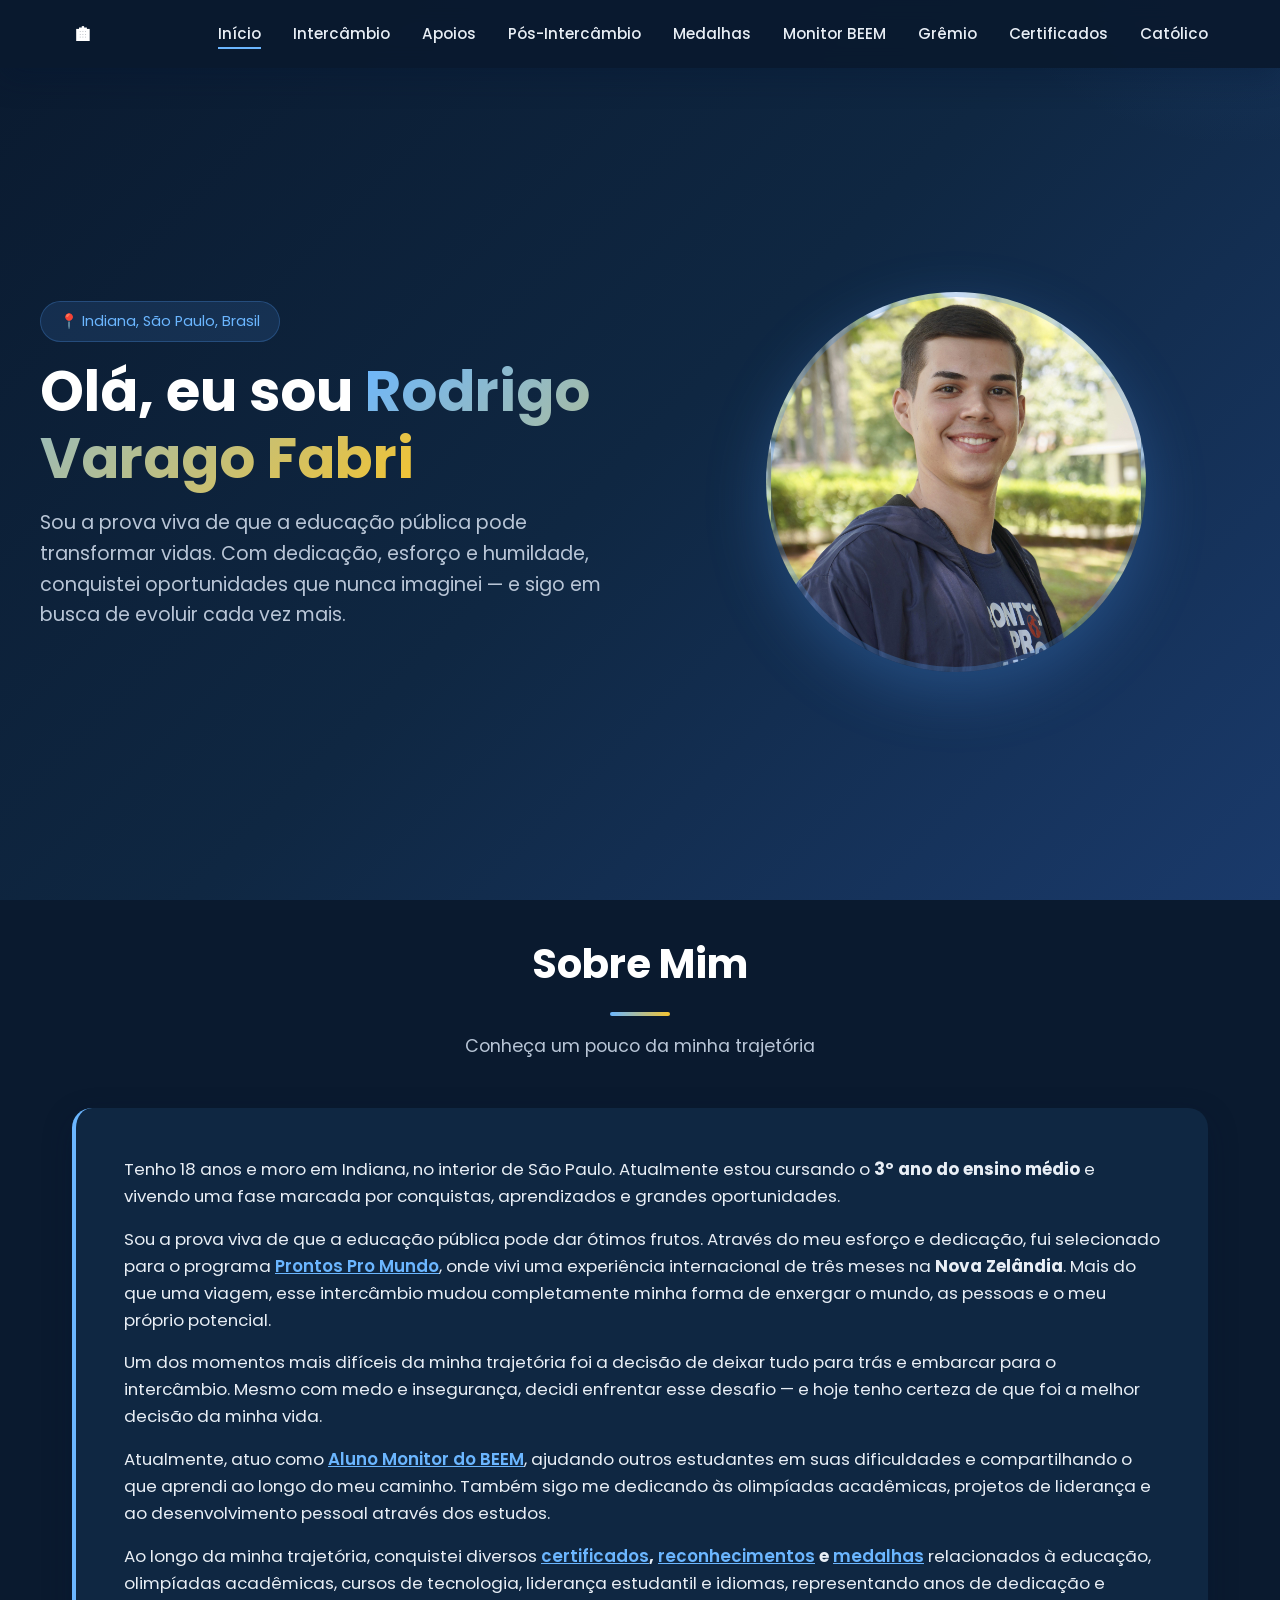
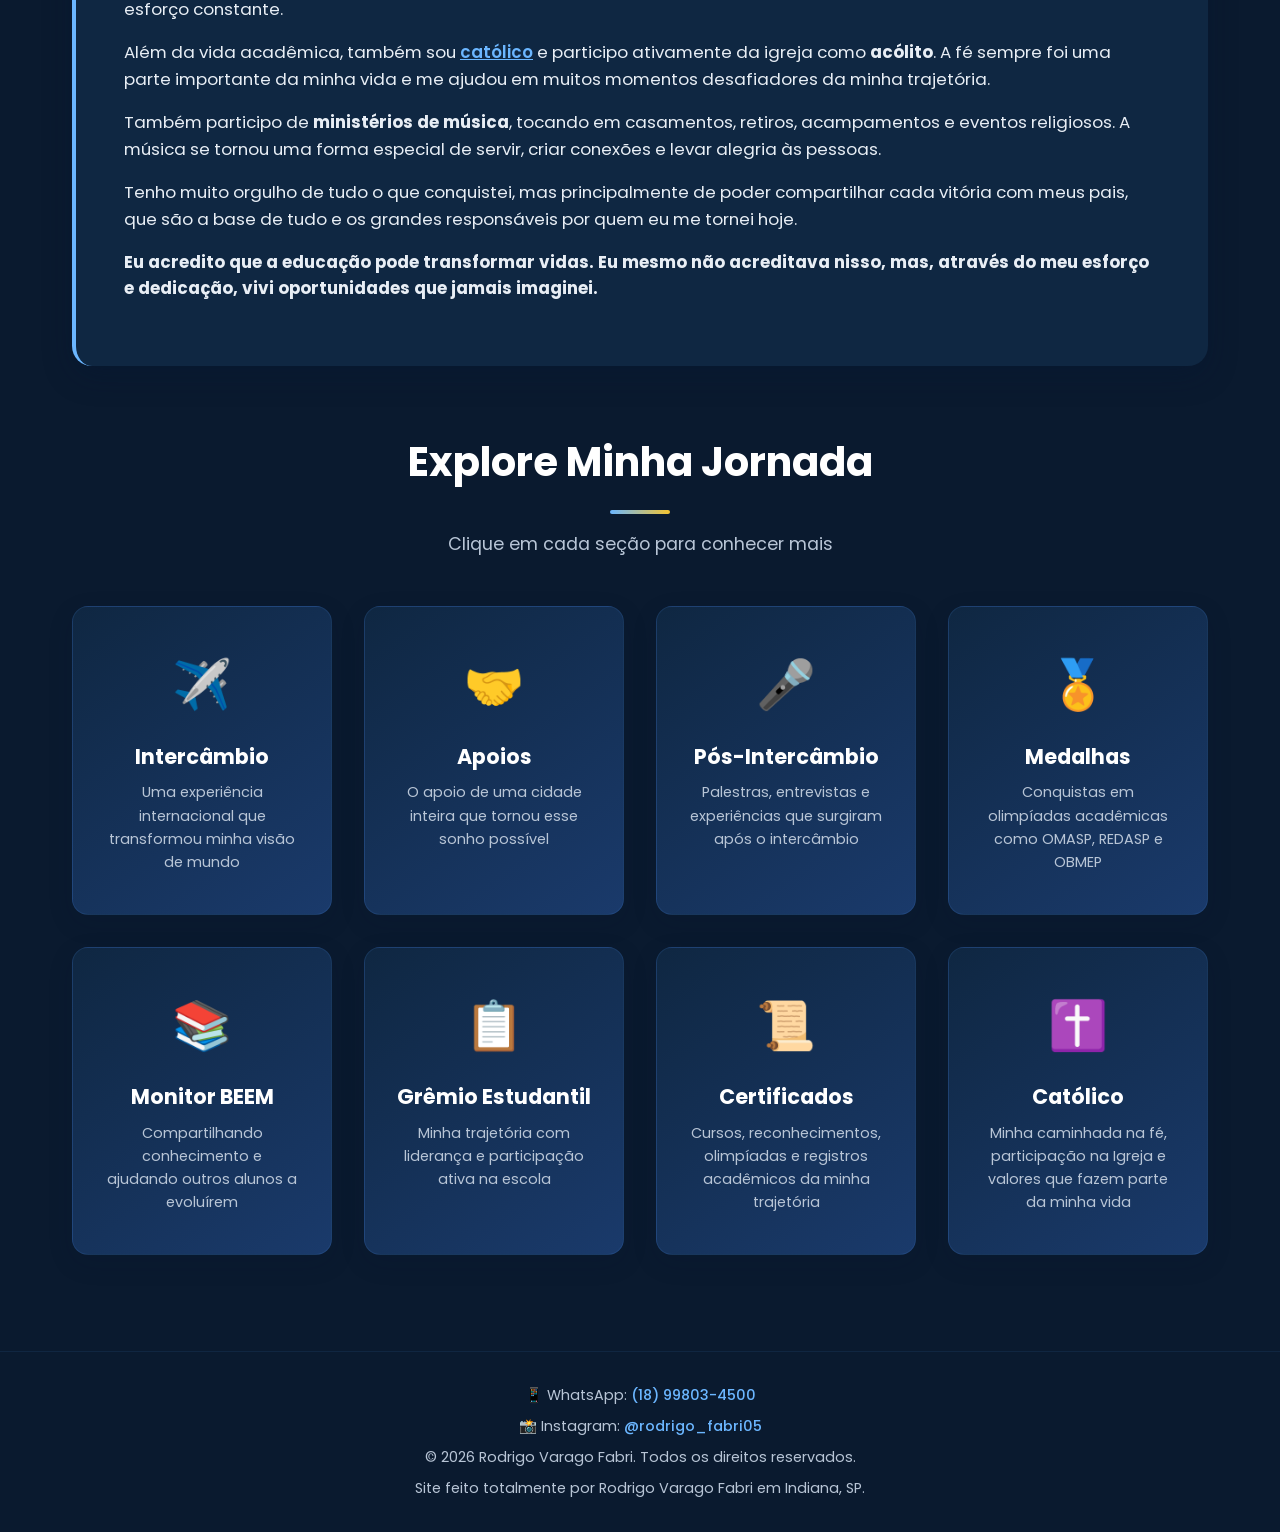
<file: index.html>
<!DOCTYPE html>
<html lang="pt-BR">
<head>
  <meta charset="UTF-8" />
  <meta name="viewport" content="width=device-width, initial-scale=1.0" />
  <title>Rodrigo Varago Fabri | Portfólio Pessoal</title>
  <meta name="description" content="Portfólio pessoal de Rodrigo Varago Fabri — estudante, intercambista e monitor BEEM." />
  <link rel="preconnect" href="https://fonts.googleapis.com" />
  <link rel="preconnect" href="https://fonts.gstatic.com" crossorigin />
  <link href="https://fonts.googleapis.com/css2?family=Poppins:wght@300;400;500;600;700&display=swap" rel="stylesheet" />
  <link rel="stylesheet" href="css/style.css" />
</head>
<body>

  <!-- ============================
       HEADER / MENU FIXO
       ============================ -->
  <header class="header">
    <nav class="nav-container">
      <a href="index.html" class="logo">🏠︎<span></span></a>
      <button class="menu-toggle" aria-label="Abrir menu"
        aria-expanded="false"
        onclick="
          const menu = document.querySelector('.nav-menu');
          const aberto = menu.classList.toggle('active');
          this.setAttribute('aria-expanded', aberto);
          this.setAttribute('aria-label', aberto ? 'Fechar menu' : 'Abrir menu');
          this.textContent = aberto ? '✕' : '☰';
        ">
        ☰
      </button>      
      <ul class="nav-menu">
        <li><a href="index.html" class="active">Início</a></li>
        <li><a href="pages/intercambio.html">Intercâmbio</a></li>
        <li><a href="pages/apoio.html">Apoios</a></li>
        <li><a href="pages/pos-intercambio.html">Pós-Intercâmbio</a></li>
        <li><a href="pages/medalhas.html">Medalhas</a></li>
        <li><a href="pages/monitor.html">Monitor BEEM</a></li>
        <li><a href="pages/gremio.html">Grêmio</a></li>
        <li><a href="pages/certificados.html">Certificados</a></li>
        <li><a href="pages/catolico.html">Católico</a></li>
      </ul>
    </nav>
  </header>

  <!-- ============================
       HERO SECTION
       ============================ -->
  <section class="hero">
    <div class="hero-content">
      <div class="hero-text">
        <span class="location">📍 Indiana, São Paulo, Brasil</span>
        <h1>Olá, eu sou <span>Rodrigo Varago Fabri</span></h1>
        <p class="subtitle">
          Sou a prova viva de que a educação pública pode transformar vidas.
          Com dedicação, esforço e humildade, conquistei oportunidades que nunca imaginei — e sigo em busca de evoluir cada vez mais.
        </p>
      </div>

      <!-- ESPAÇO PARA FOTO DE PERFIL
           Substitua o conteúdo de .photo-frame em css/style.css
           ou troque a div abaixo por: <img src="images/perfil.jpg" alt="Rodrigo Varago Fabri" /> -->
      <div class="hero-image">
        <div class="photo-frame float"></div>
      </div>
    </div>
  </section>

<!-- ============================
    SOBRE MIM
    ============================ -->
    <section class="section" id="sobre">
    <h2 class="section-title">Sobre Mim</h2>
    <p class="section-subtitle">Conheça um pouco da minha trajetória</p>
  
    <div class="about-content">
  
      <p>
        Tenho 18 anos e moro em Indiana, no interior de São Paulo. Atualmente estou
        cursando o <strong>3º ano do ensino médio</strong> e vivendo uma fase marcada
        por conquistas, aprendizados e grandes oportunidades.
      </p>
  
      <p>
        Sou a prova viva de que a educação pública pode dar ótimos frutos. Através do meu
        esforço e dedicação, fui selecionado para o programa
        <strong><a href="pages/intercambio.html" style="color: var(--azul-acento); font-weight: 600;">Prontos Pro Mundo</a></strong>, onde vivi uma experiência internacional
        de três meses na <strong>Nova Zelândia</strong>.
        Mais do que uma viagem, esse intercâmbio mudou completamente minha forma de
        enxergar o mundo, as pessoas e o meu próprio potencial.
      </p>
  
      <p>
        Um dos momentos mais difíceis da minha trajetória foi a decisão de deixar tudo para trás
        e embarcar para o intercâmbio. Mesmo com medo e insegurança, decidi enfrentar esse desafio —
        e hoje tenho certeza de que foi a melhor decisão da minha vida.
      </p>
  
      <p>
        Atualmente, atuo como <strong><a href="pages/monitor.html" style="color: var(--azul-acento); font-weight: 600;">Aluno Monitor do BEEM</a></strong>, ajudando outros estudantes
        em suas dificuldades e compartilhando o que aprendi ao longo do meu caminho.
        Também sigo me dedicando às olimpíadas acadêmicas, projetos de liderança
        e ao desenvolvimento pessoal através dos estudos.
      </p>
  
      <p>
        Ao longo da minha trajetória, conquistei diversos
        <strong><a href="pages/certificados.html" style="color: var(--azul-acento); font-weight: 600;">certificados</a>, <a href="pages/certificados.html" style="color: var(--azul-acento); font-weight: 600;">reconhecimentos</a> e <a href="pages/medalhas.html" style="color: var(--azul-acento); font-weight: 600;">medalhas</a></strong> relacionados à educação,
        olimpíadas acadêmicas, cursos de tecnologia, liderança estudantil e idiomas,
        representando anos de dedicação e esforço constante.
      </p>

      <p>
        Além da vida acadêmica, também sou <strong><a href="pages/catolico.html" style="color: var(--azul-acento); font-weight: 600;">católico</a></strong> e participo ativamente da igreja
        como <strong>acólito</strong>. A fé sempre foi uma parte importante da minha vida e me ajudou
        em muitos momentos desafiadores da minha trajetória.
      </p>
  
      <p>
        Também participo de <strong>ministérios de música</strong>, tocando em casamentos,
        retiros, acampamentos e eventos religiosos. A música se tornou uma forma especial
        de servir, criar conexões e levar alegria às pessoas.
      </p>
  
      <p>
        Tenho muito orgulho de tudo o que conquistei, mas principalmente de poder compartilhar
        cada vitória com meus pais, que são a base de tudo e os grandes responsáveis por quem
        eu me tornei hoje.
      </p>
  
      <p>
        <strong>
          Eu acredito que a educação pode transformar vidas. Eu mesmo não acreditava nisso,
          mas, através do meu esforço e dedicação, vivi oportunidades que jamais imaginei.
        </strong>
      </p>
  
    </div>
  </section>

  <!-- ============================
       SEÇÕES CLICÁVEIS (CARDS)
       ============================ -->
  <section class="section" id="explorar">
    <h2 class="section-title">Explore Minha Jornada</h2>
    <p class="section-subtitle">Clique em cada seção para conhecer mais</p>

    <div class="cards-grid">
      <a href="pages/intercambio.html" class="card">
        <span class="card-icon">✈️</span>
        <h3>Intercâmbio</h3>
        <p>Uma experiência internacional que transformou minha visão de mundo</p>
      </a>

      <a href="pages/apoio.html" class="card">
        <span class="card-icon">🤝</span>
        <h3>Apoios</h3>
        <p>O apoio de uma cidade inteira que tornou esse sonho possível</p>
      </a>

      <a href="pages/pos-intercambio.html" class="card">
        <span class="card-icon">🎤</span>
        <h3>Pós-Intercâmbio</h3>
        <p>Palestras, entrevistas e experiências que surgiram após o intercâmbio</p>
      </a>

      <a href="pages/medalhas.html" class="card">
        <span class="card-icon">🏅</span>
        <h3>Medalhas</h3>
        <p>Conquistas em olimpíadas acadêmicas como OMASP, REDASP e OBMEP</p>
      </a>

      <a href="pages/monitor.html" class="card">
        <span class="card-icon">📚</span>
        <h3>Monitor BEEM</h3>
        <p>Compartilhando conhecimento e ajudando outros alunos a evoluírem</p>
      </a>

      <a href="pages/gremio.html" class="card">
        <span class="card-icon">📋</span>
        <h3>Grêmio Estudantil</h3>
        <p>Minha trajetória com liderança e participação ativa na escola</p>
      </a>

      <a href="pages/certificados.html" class="card">
        <span class="card-icon">📜</span>
        <h3>Certificados</h3>
        <p>
          Cursos, reconhecimentos, olimpíadas e registros acadêmicos da minha trajetória
        </p>
      </a>
      
      <a href="pages/catolico.html" class="card">
        <span class="card-icon">✝️</span>
        <h3>Católico</h3>
        <p>
          Minha caminhada na fé, participação na Igreja e valores que fazem parte da minha vida
        </p>
      </a>
    </div>
  </section>

  <!-- ============================
       FOOTER
       ============================ -->
  <footer class="footer">
    <div class="contato">
     <p>📱 WhatsApp: <a href="https://wa.me/5518998034500" target="_blank">(18) 99803-4500</a></p>
     <p>📸 Instagram: <a href="https://instagram.com/rodrigo_fabri05" target="_blank">@rodrigo_fabri05</a></p>
    </div>

    <p>© 2026 Rodrigo Varago Fabri. Todos os direitos reservados.</p>
    <p>Site feito totalmente por Rodrigo Varago Fabri em Indiana, SP.</p>
  </footer>

</body>
</html>
</file>
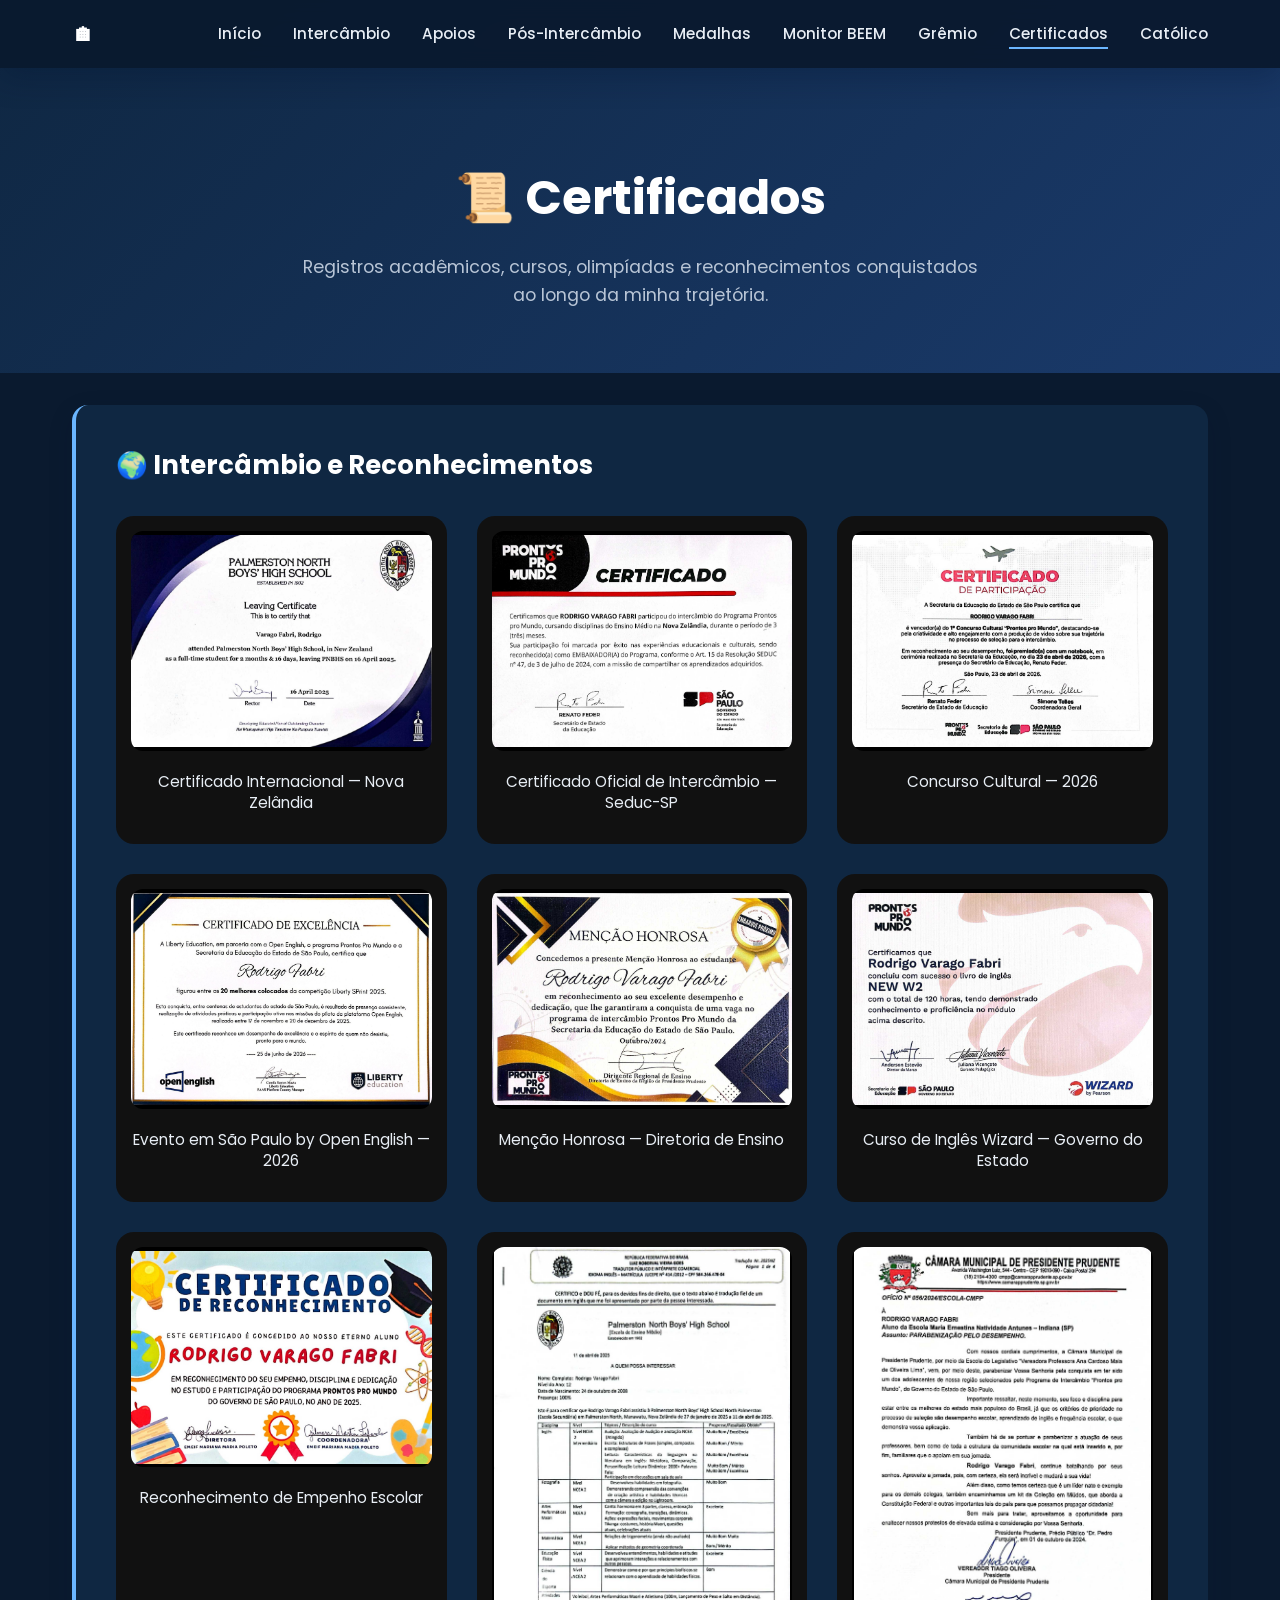
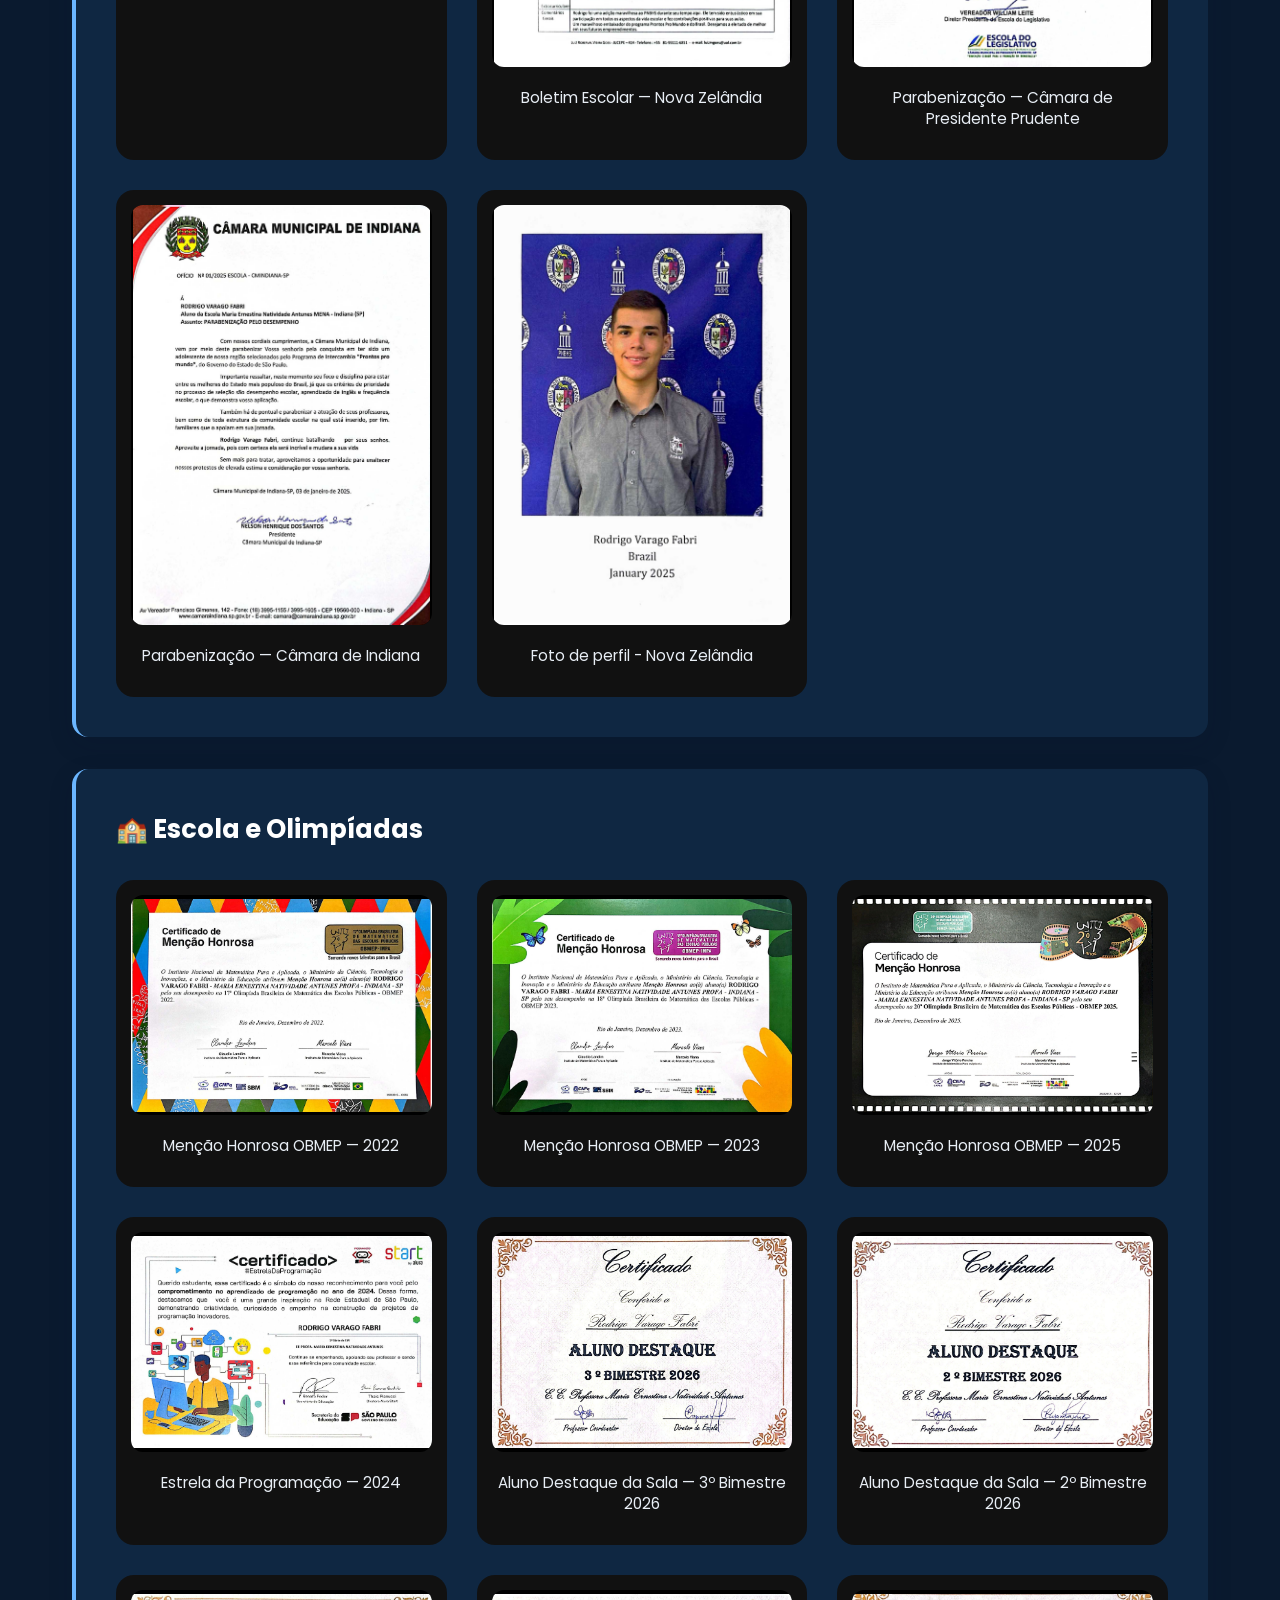
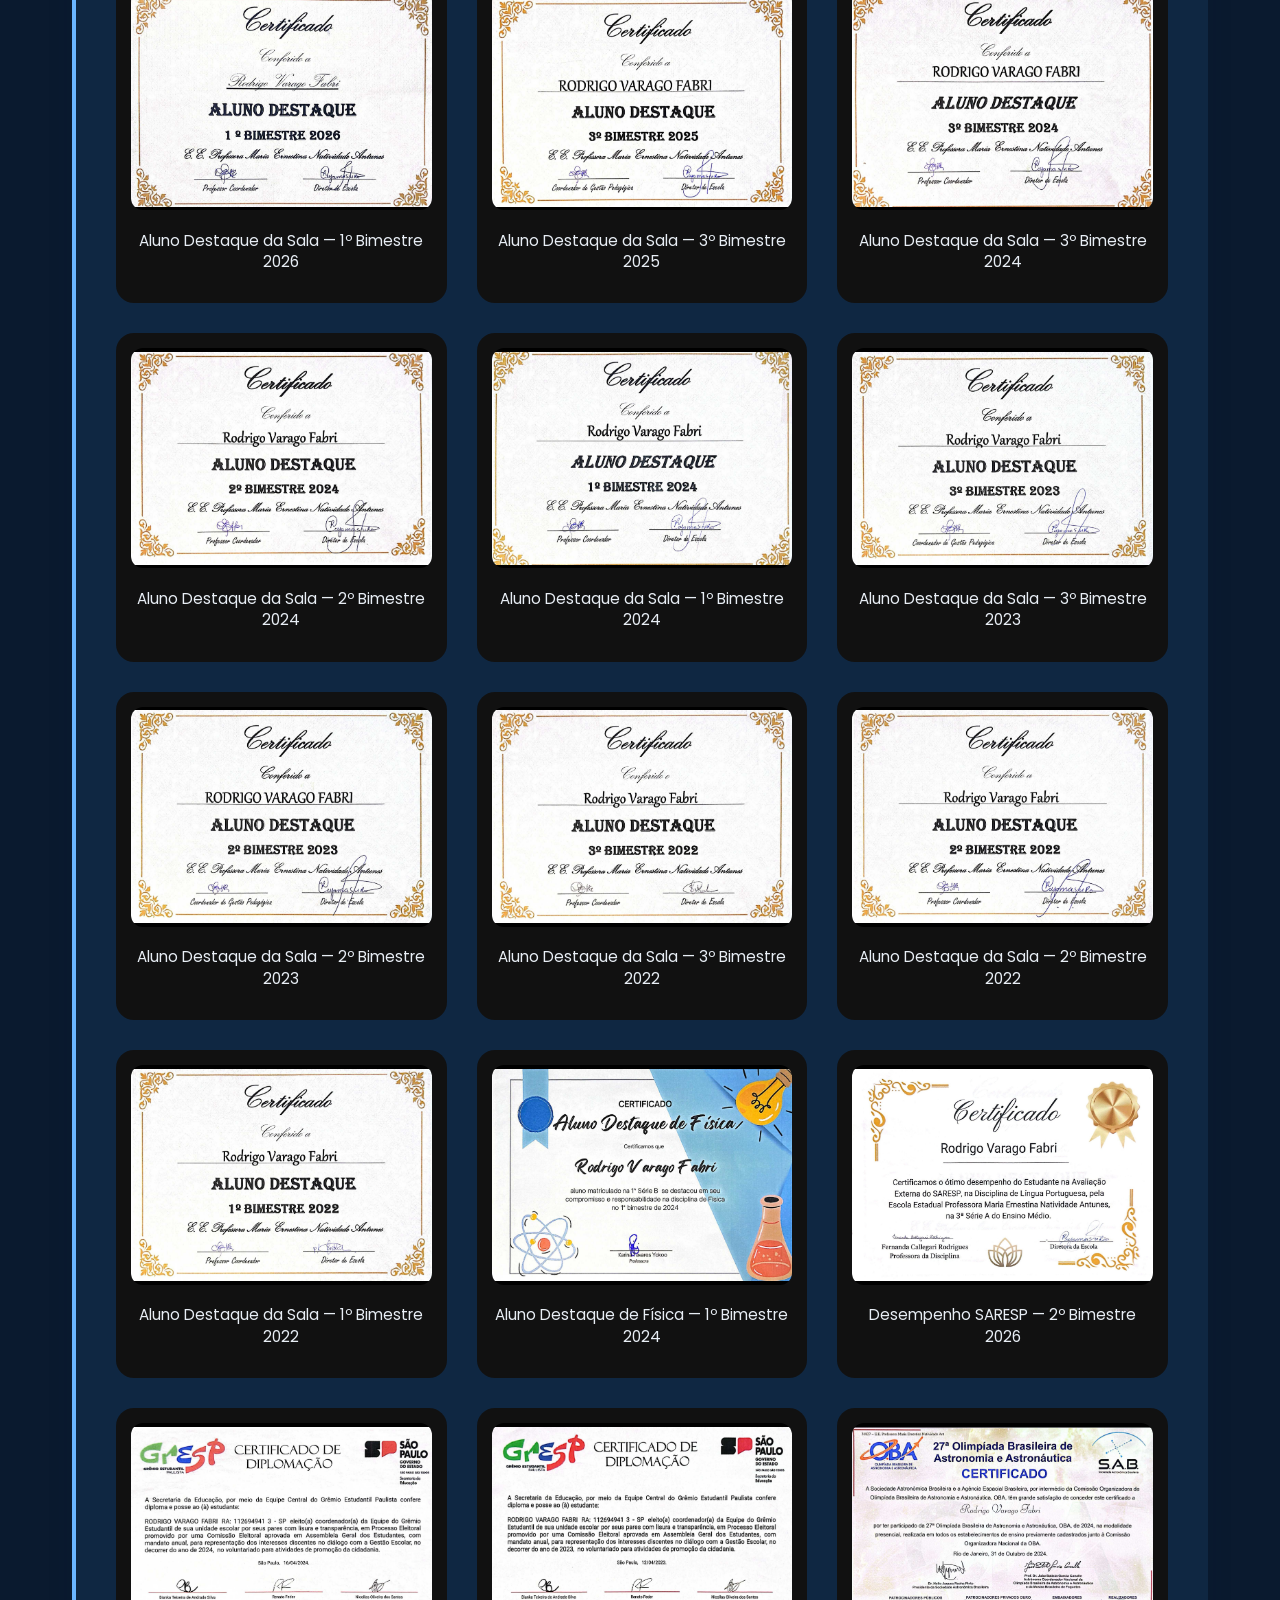
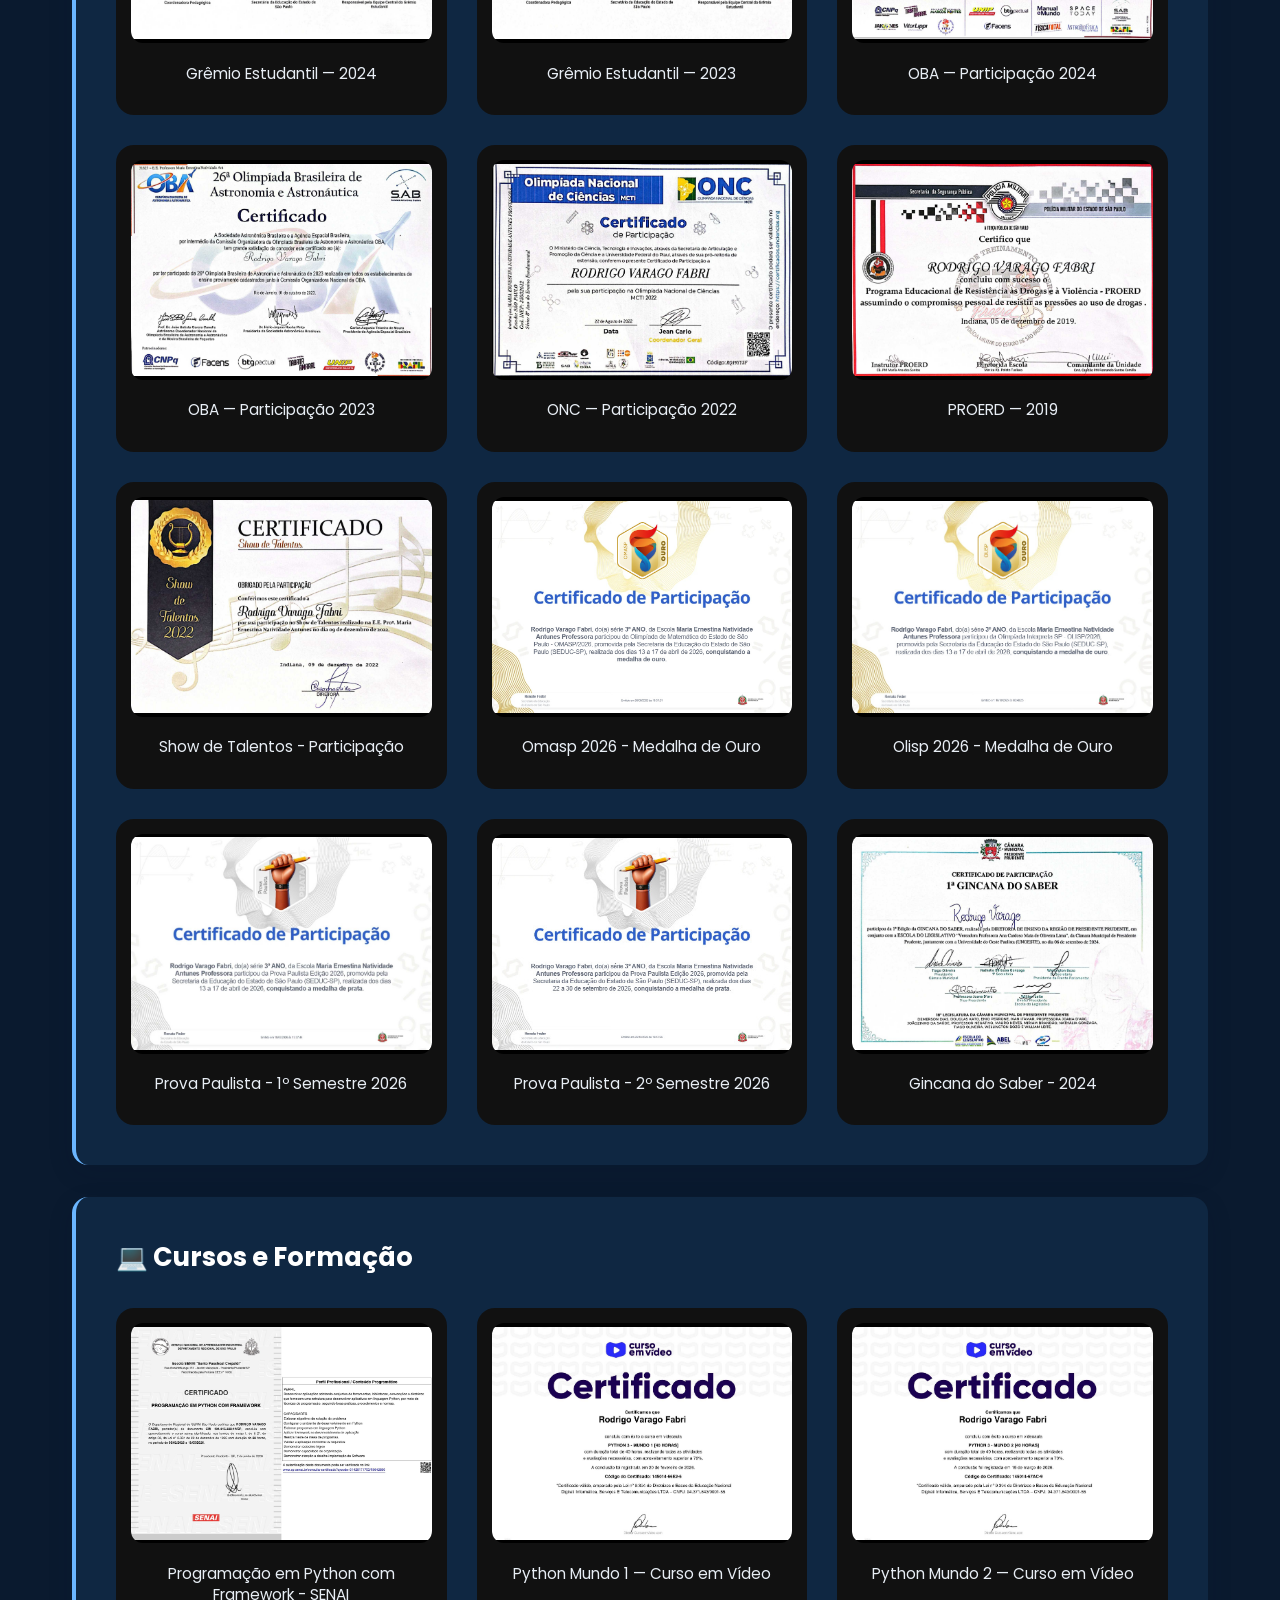
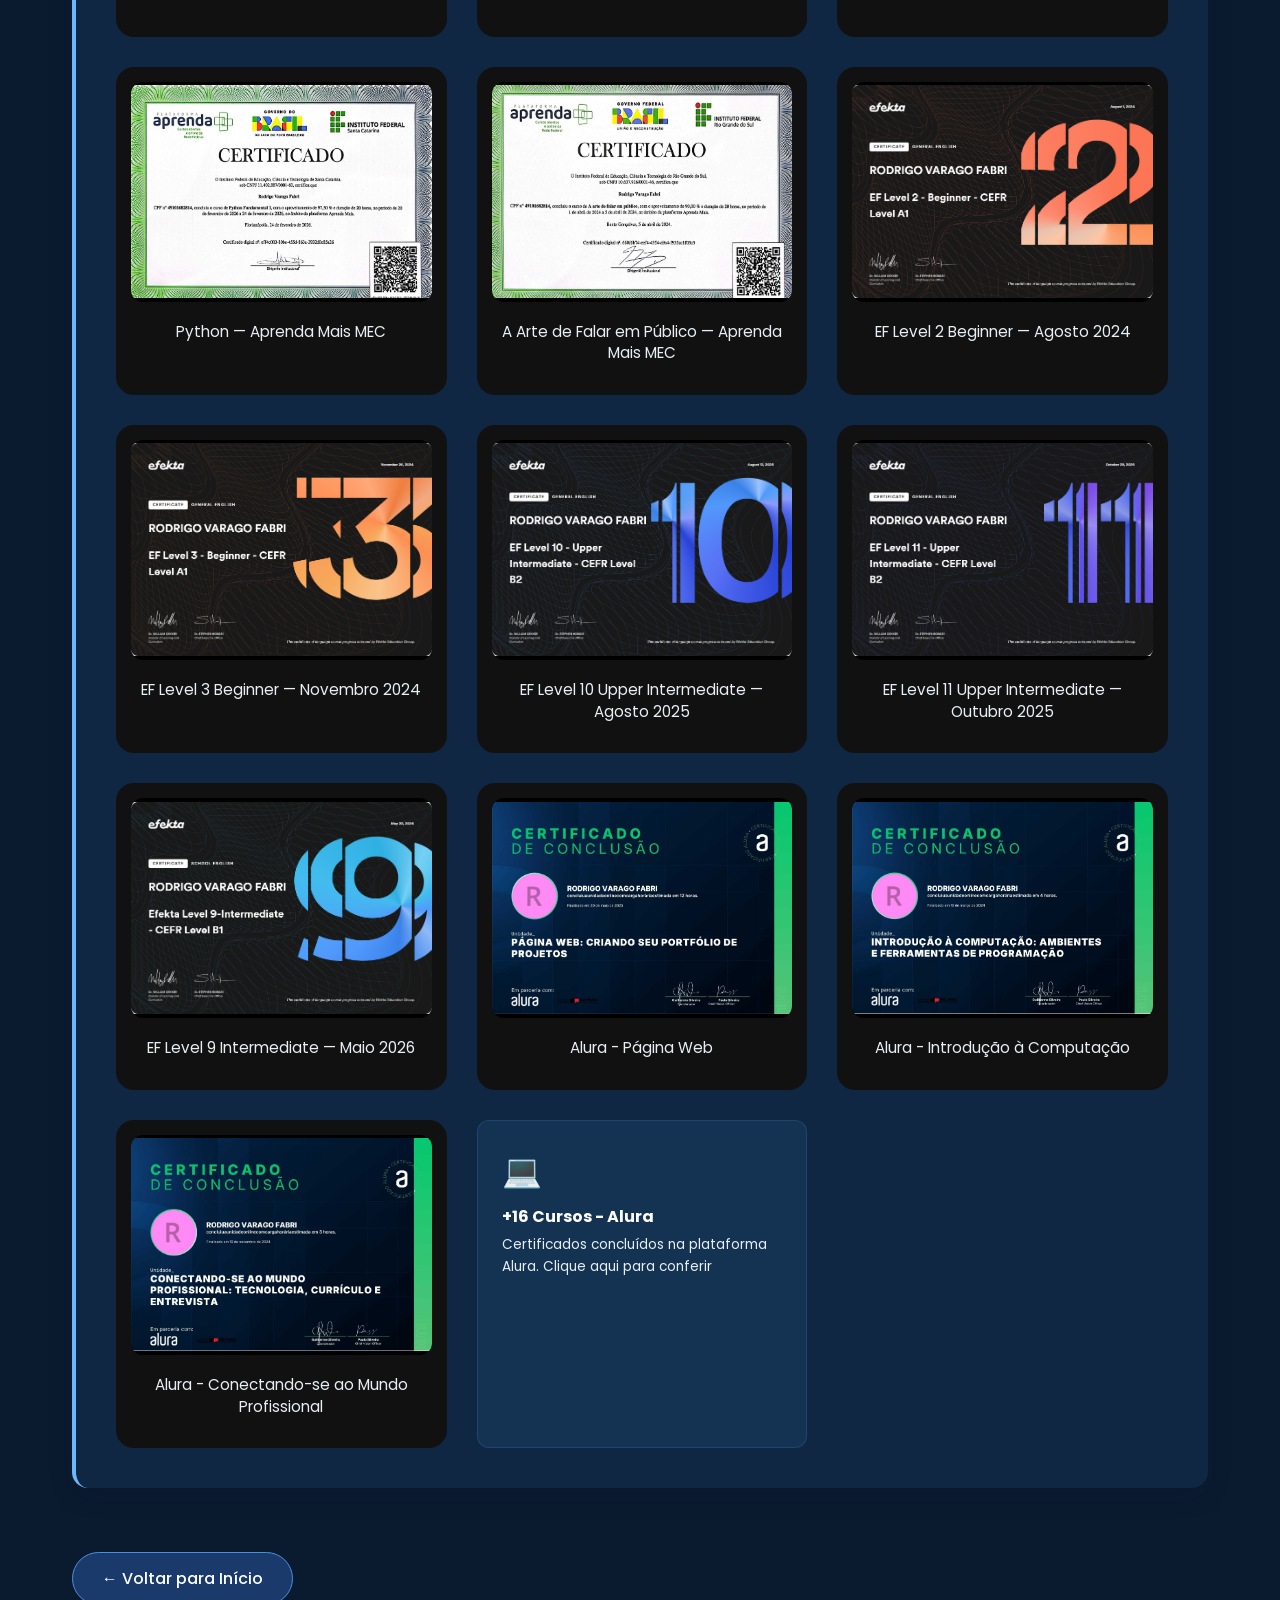
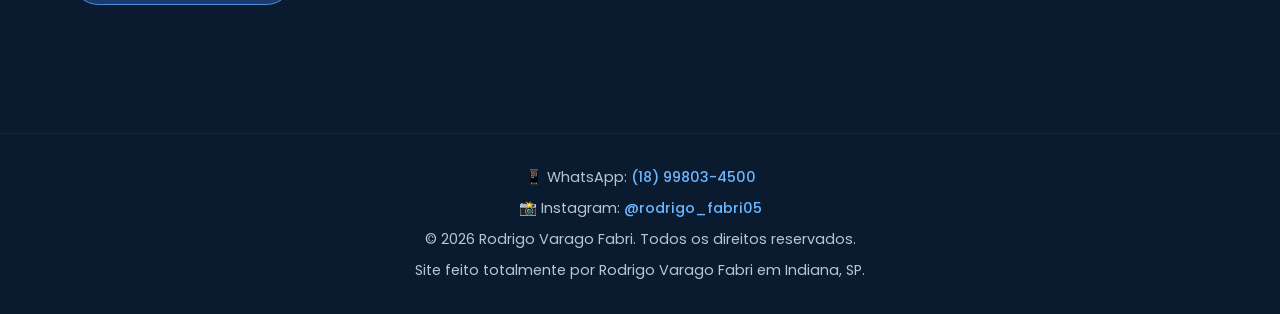
<file: pages/certificados.html>
<!DOCTYPE html>
<html lang="pt-BR">
<head>
  <meta charset="UTF-8" />
  <meta name="viewport" content="width=device-width, initial-scale=1.0" />
  <title>Certificados | Rodrigo Varago Fabri</title>

  <meta name="description" content="Certificados acadêmicos, cursos, olimpíadas e reconhecimentos conquistados ao longo da trajetória de Rodrigo Varago Fabri." />

  <link rel="preconnect" href="https://fonts.googleapis.com" />
  <link href="https://fonts.googleapis.com/css2?family=Poppins:wght@300;400;500;600;700&display=swap" rel="stylesheet" />
  <link rel="stylesheet" href="../css/style.css" />
</head>

<body class="certificados-page">

  <!-- HEADER -->
  <header class="header">
    <nav class="nav-container">

      <a href="../index.html" class="logo">🏠︎<span></span></a>

      <button class="menu-toggle"
        aria-label="Abrir menu"
        onclick="document.querySelector('.nav-menu').classList.toggle('active')">
        ☰
      </button>

      <ul class="nav-menu">
        <li><a href="../index.html">Início</a></li>
        <li><a href="intercambio.html">Intercâmbio</a></li>
        <li><a href="apoio.html">Apoios</a></li>
        <li><a href="pos-intercambio.html">Pós-Intercâmbio</a></li>
        <li><a href="medalhas.html">Medalhas</a></li>
        <li><a href="monitor.html">Monitor BEEM</a></li>
        <li><a href="gremio.html">Grêmio</a></li>
        <li><a href="certificados.html" class="active">Certificados</a></li>
        <li><a href="catolico.html">Católico</a></li>
      </ul>

    </nav>
  </header>

  <!-- HERO -->
  <section class="page-hero">
    <h1>📜 Certificados</h1>

    <p>
      Registros acadêmicos, cursos, olimpíadas e reconhecimentos
      conquistados ao longo da minha trajetória.
    </p>
  </section>

  <!-- CONTEÚDO -->
  <main class="section">

    <!-- INTERCÂMBIO -->
    <div class="content-block">

      <h2>🌍 Intercâmbio e Reconhecimentos</h2>

      <div class="certificados-gallery">

        <div class="certificado-card">
          <img src="../images/certificados/intercambio/nz-school.jpg"
               class="certificado-img horizontal">
          <p class="certificado-caption">
            Certificado Internacional — Nova Zelândia
          </p>
        </div>

        <div class="certificado-card">
          <img src="../images/certificados/intercambio/seduc-intercambio.jpg"
               class="certificado-img horizontal">
          <p class="certificado-caption">
            Certificado Oficial de Intercâmbio — Seduc-SP
          </p>
        </div>

        <div class="certificado-card">
          <img src="../images/certificados/intercambio/concurso2026.jpg"
               class="certificado-img horizontal">
          <p class="certificado-caption">
            Concurso Cultural — 2026
          </p>
        </div>

        <div class="certificado-card">
          <img src="../images/certificados/intercambio/open2026.jpg"
               class="certificado-img horizontal">
          <p class="certificado-caption">
            Evento em São Paulo by Open English — 2026
          </p>
        </div>

        <div class="certificado-card">
          <img src="../images/certificados/intercambio/mencao-diretoria.jpg"
               class="certificado-img horizontal">
          <p class="certificado-caption">
            Menção Honrosa — Diretoria de Ensino
          </p>
        </div>

        <div class="certificado-card">
          <img src="../images/certificados/intercambio/wizard.jpg"
               class="certificado-img horizontal">
          <p class="certificado-caption">
            Curso de Inglês Wizard — Governo do Estado
          </p>
        </div>

        <div class="certificado-card">
          <img src="../images/certificados/intercambio/reconhecimento-escola.jpg"
               class="certificado-img horizontal">
          <p class="certificado-caption">
            Reconhecimento de Empenho Escolar
          </p>
        </div>

        <div class="certificado-card">
          <img src="../images/certificados/intercambio/boletim-nz.jpg"
               class="certificado-img vertical">
          <p class="certificado-caption">
            Boletim Escolar — Nova Zelândia
          </p>
        </div>

        <div class="certificado-card">
          <img src="../images/certificados/intercambio/camara-prudente.jpg"
               class="certificado-img vertical">
          <p class="certificado-caption">
            Parabenização — Câmara de Presidente Prudente
          </p>
        </div>

        <div class="certificado-card">
          <img src="../images/certificados/intercambio/camara-indiana.jpg"
               class="certificado-img vertical">
          <p class="certificado-caption">
            Parabenização — Câmara de Indiana
          </p>
        </div>

        

        <div class="certificado-card">
          <img src="../images/certificados/intercambio/pnbhs.jpg"
               class="certificado-img vertical">
          <p class="certificado-caption">
            Foto de perfil - Nova Zelândia
          </p>
        </div>

      </div>

    </div>

    <!-- ESCOLA -->
    <div class="content-block">

      <h2>🏫 Escola e Olimpíadas</h2>

      <div class="certificados-gallery">

        <div class="certificado-card">
          <img src="../images/certificados/escola/obmep2022.jpg"
               class="certificado-img horizontal">
          <p class="certificado-caption">
            Menção Honrosa OBMEP — 2022
          </p>
        </div>

        <div class="certificado-card">
          <img src="../images/certificados/escola/obmep2023.jpg"
               class="certificado-img horizontal">
          <p class="certificado-caption">
            Menção Honrosa OBMEP — 2023
          </p>
        </div>

        <div class="certificado-card">
          <img src="../images/certificados/escola/obmep2025.jpg"
               class="certificado-img horizontal">
          <p class="certificado-caption">
            Menção Honrosa OBMEP — 2025
          </p>
        </div>

        <div class="certificado-card">
          <img src="../images/certificados/escola/programacao2024.jpg"
               class="certificado-img horizontal">
          <p class="certificado-caption">
            Estrela da Programação — 2024
          </p>
        </div>

        <div class="certificado-card">
          <img src="../images/certificados/escola/3destaque2026.jpg"
               class="certificado-img horizontal">
          <p class="certificado-caption">
            Aluno Destaque da Sala — 3º Bimestre 2026
          </p>
        </div>

        <div class="certificado-card">
          <img src="../images/certificados/escola/2destaque2026.jpg"
               class="certificado-img horizontal">
          <p class="certificado-caption">
            Aluno Destaque da Sala — 2º Bimestre 2026
          </p>
        </div>

        <div class="certificado-card">
          <img src="../images/certificados/escola/1destaque2026.jpg"
               class="certificado-img horizontal">
          <p class="certificado-caption">
            Aluno Destaque da Sala — 1º Bimestre 2026
          </p>
        </div>

        <div class="certificado-card">
          <img src="../images/certificados/escola/3destaque2025.jpg"
               class="certificado-img horizontal">
          <p class="certificado-caption">
            Aluno Destaque da Sala — 3º Bimestre 2025
          </p>
        </div>

        <div class="certificado-card">
          <img src="../images/certificados/escola/3destaque2024.jpg"
               class="certificado-img horizontal">
          <p class="certificado-caption">
            Aluno Destaque da Sala — 3º Bimestre 2024
          </p>
        </div>

        <div class="certificado-card">
          <img src="../images/certificados/escola/2destaque2024.jpg"
               class="certificado-img horizontal">
          <p class="certificado-caption">
            Aluno Destaque da Sala — 2º Bimestre 2024
          </p>
        </div>

        <div class="certificado-card">
          <img src="../images/certificados/escola/1destaque2024.jpg"
               class="certificado-img horizontal">
          <p class="certificado-caption">
            Aluno Destaque da Sala — 1º Bimestre 2024
          </p>
        </div>

        <div class="certificado-card">
          <img src="../images/certificados/escola/3destaque2023.jpg"
               class="certificado-img horizontal">
          <p class="certificado-caption">
            Aluno Destaque da Sala — 3º Bimestre 2023
          </p>
        </div>

        <div class="certificado-card">
          <img src="../images/certificados/escola/2destaque2023.jpg"
               class="certificado-img horizontal">
          <p class="certificado-caption">
            Aluno Destaque da Sala — 2º Bimestre 2023
          </p>
        </div>

        <div class="certificado-card">
          <img src="../images/certificados/escola/3destaque2022.jpg"
               class="certificado-img horizontal">
          <p class="certificado-caption">
            Aluno Destaque da Sala — 3º Bimestre 2022
          </p>
        </div>

        <div class="certificado-card">
          <img src="../images/certificados/escola/2destaque2022.jpg"
               class="certificado-img horizontal">
          <p class="certificado-caption">
            Aluno Destaque da Sala — 2º Bimestre 2022
          </p>
        </div>

        <div class="certificado-card">
          <img src="../images/certificados/escola/1destaque2022.jpg"
               class="certificado-img horizontal">
          <p class="certificado-caption">
            Aluno Destaque da Sala — 1º Bimestre 2022
          </p>
        </div>

        <div class="certificado-card">
          <img src="../images/certificados/escola/destaquefisica.jpg"
               class="certificado-img horizontal">
          <p class="certificado-caption">
            Aluno Destaque de Física — 1º Bimestre 2024
          </p>
        </div>

        <div class="certificado-card">
          <img src="../images/certificados/escola/saresp.jpg"
               class="certificado-img horizontal">
          <p class="certificado-caption">
            Desempenho SARESP — 2º Bimestre 2026
          </p>
        </div>

        <div class="certificado-card">
          <img src="../images/certificados/escola/gremio2024.jpg"
               class="certificado-img horizontal">
          <p class="certificado-caption">
            Grêmio Estudantil — 2024
          </p>
        </div>

        <div class="certificado-card">
          <img src="../images/certificados/escola/gremio2023.jpg"
               class="certificado-img horizontal">
          <p class="certificado-caption">
            Grêmio Estudantil — 2023
          </p>
        </div>

        <div class="certificado-card">
          <img src="../images/certificados/escola/oba2024.jpg"
               class="certificado-img horizontal">
          <p class="certificado-caption">
            OBA — Participação 2024
          </p>
        </div>

        <div class="certificado-card">
          <img src="../images/certificados/escola/oba2023.jpg"
               class="certificado-img horizontal">
          <p class="certificado-caption">
            OBA — Participação 2023
          </p>
        </div>

        <div class="certificado-card">
          <img src="../images/certificados/escola/onc.jpg"
               class="certificado-img horizontal">
          <p class="certificado-caption">
            ONC — Participação 2022
          </p>
        </div>

        <div class="certificado-card">
          <img src="../images/certificados/escola/proerd.jpg"
               class="certificado-img horizontal">
          <p class="certificado-caption">
            PROERD — 2019
          </p>
        </div>

        <div class="certificado-card">
          <img src="../images/certificados/escola/show-talentos.jpg"
               class="certificado-img horizontal">
          <p class="certificado-caption">
            Show de Talentos - Participação
          </p>
        </div>

        <div class="certificado-card">
          <img src="../images/certificados/escola/omasp.jpg"
               class="certificado-img horizontal">
          <p class="certificado-caption">
            Omasp 2026 - Medalha de Ouro
          </p>
        </div>

        <div class="certificado-card">
          <img src="../images/certificados/escola/olisp.jpg"
               class="certificado-img horizontal">
          <p class="certificado-caption">
            Olisp 2026 - Medalha de Ouro
          </p>
        </div>

        <div class="certificado-card">
          <img src="../images/certificados/escola/provapaulista1.jpg"
               class="certificado-img horizontal">
          <p class="certificado-caption">
            Prova Paulista - 1º Semestre 2026
          </p>
        </div>

        <div class="certificado-card">
          <img src="../images/certificados/escola/provapaulista2.jpg"
               class="certificado-img horizontal">
          <p class="certificado-caption">
            Prova Paulista - 2º Semestre 2026
          </p>
        </div>

        <div class="certificado-card">
          <img src="../images/certificados/escola/gincana-saber.jpg"
               class="certificado-img horizontal">
          <p class="certificado-caption">
            Gincana do Saber - 2024 
          </p>
        </div>

      </div>

    </div>

    <!-- CURSOS -->
    <div class="content-block">

      <h2>💻 Cursos e Formação</h2>

      <div class="certificados-gallery">
        
        <div class="certificado-card">
          <img src="../images/certificados/cursos/python-senai.jpg"
               class="certificado-img horizontal">
          <p class="certificado-caption">
            Programação em Python com Framework - SENAI
          </p>
        </div>

        <div class="certificado-card">
          <img src="../images/certificados/cursos/python1.jpg"
               class="certificado-img horizontal">
          <p class="certificado-caption">
            Python Mundo 1 — Curso em Vídeo
          </p>
        </div>

        <div class="certificado-card">
          <img src="../images/certificados/cursos/python2.jpg"
               class="certificado-img horizontal">
          <p class="certificado-caption">
            Python Mundo 2 — Curso em Vídeo
          </p>
        </div>

        <div class="certificado-card">
          <img src="../images/certificados/cursos/python-mec.jpg"
               class="certificado-img horizontal">
          <p class="certificado-caption">
            Python — Aprenda Mais MEC
          </p>
        </div>

        <div class="certificado-card">
          <img src="../images/certificados/cursos/falar-publico.jpg"
               class="certificado-img horizontal">
          <p class="certificado-caption">
            A Arte de Falar em Público — Aprenda Mais MEC
          </p>
        </div>

        <div class="certificado-card">
          <img src="../images/certificados/cursos/ef2.jpg"
               class="certificado-img horizontal">
          <p class="certificado-caption">
            EF Level 2 Beginner — Agosto 2024
          </p>
        </div>

        <div class="certificado-card">
          <img src="../images/certificados/cursos/ef3.jpg"
               class="certificado-img horizontal">
          <p class="certificado-caption">
            EF Level 3 Beginner — Novembro 2024
          </p>
        </div>

        <div class="certificado-card">
          <img src="../images/certificados/cursos/ef10.jpg"
               class="certificado-img horizontal">
          <p class="certificado-caption">
            EF Level 10 Upper Intermediate — Agosto 2025
          </p>
        </div>

        <div class="certificado-card">
          <img src="../images/certificados/cursos/ef11.jpg"
               class="certificado-img horizontal">
          <p class="certificado-caption">
            EF Level 11 Upper Intermediate — Outubro 2025
          </p>
        </div>

        <div class="certificado-card">
          <img src="../images/certificados/cursos/ef9.jpg"
               class="certificado-img horizontal">
          <p class="certificado-caption">
            EF Level 9 Intermediate — Maio 2026
          </p>
        </div>

        <div class="certificado-card">
          <img src="../images/certificados/cursos/alura1.jpg"
               class="certificado-img horizontal">
          <p class="certificado-caption">
            Alura - Página Web
          </p>
        </div>

        <div class="certificado-card">
          <img src="../images/certificados/cursos/alura2.jpg"
               class="certificado-img horizontal">
          <p class="certificado-caption">
           Alura - Introdução à Computação
          </p>
        </div>

        <div class="certificado-card">
          <img src="../images/certificados/cursos/alura3.jpg"
               class="certificado-img horizontal">
          <p class="certificado-caption">
            Alura - Conectando-se ao Mundo Profissional
          </p>
        </div>

        <a href="https://cursos.alura.com.br/user/00001126949413SP/fullCertificate/d9aa6dd9252279dda53b977586f6145a"
          target="_blank"
          class="highlight-item">

          <div class="icon">💻</div>

          <h4>+16 Cursos - Alura</h4>

          <p>
            Certificados concluídos na plataforma Alura.
            Clique aqui para conferir
          </p>

        </a>
      </div>

    </div>

    <a href="../index.html" class="btn-back">
      ← Voltar para Início
    </a>

  </main>

  <!-- FOOTER -->
  <footer class="footer">

    <div class="contato">
      <p>
        📱 WhatsApp:
        <a href="https://wa.me/5518998034500" target="_blank">
          (18) 99803-4500
        </a>
      </p>

      <p>
        📸 Instagram:
        <a href="https://instagram.com/rodrigo_fabri05" target="_blank">
          @rodrigo_fabri05
        </a>
      </p>
    </div>

    

    <p>© 2026 Rodrigo Varago Fabri. Todos os direitos reservados.</p>
    <p>Site feito totalmente por Rodrigo Varago Fabri em Indiana, SP.</p>

  </footer>

<!-- MODAL DE IMAGEM -->
<div id="imageModal" class="image-modal">

  <span class="close-modal">&times;</span>

  <div class="zoom-controls">
    <button id="zoomIn">+</button>
    <button id="zoomOut">−</button>
  </div>

  <img id="modalImage" class="modal-image">

</div>

<script>
const modal = document.getElementById("imageModal");
const modalImg = document.getElementById("modalImage");

const zoomInBtn = document.getElementById("zoomIn");
const zoomOutBtn = document.getElementById("zoomOut");

let scale = 1;
let isDragging = false;
let startX, startY;
let translateX = 0;
let translateY = 0;

function updateTransform() {

modalImg.style.transform =
  `translate(calc(-50% + ${translateX}px), calc(-50% + ${translateY}px)) scale(${scale})`;

}

document.querySelectorAll("img:not(#modalImage)").forEach(img => {
img.addEventListener("click", () => {

  modal.style.display = "flex";
  modalImg.src = img.src;

  scale = 1;

  translateX = 0;
  translateY = 0;

  updateTransform();

});

});

/* IMPEDE ARRASTAR A IMAGEM NATIVO DO NAVEGADOR */
modalImg.ondragstart = () => false;

document.querySelector(".close-modal").onclick = () => {
  modal.style.display = "none";
};

modal.onclick = (e) => {
  if (e.target === modal) {
    modal.style.display = "none";
  }
};

zoomInBtn.onclick = () => {
  scale += 0.2;
  updateTransform();
};

zoomOutBtn.onclick = () => {
  if (scale > 0.4) {
    scale -= 0.2;
    updateTransform();
  }
};

modalImg.addEventListener("wheel", (e) => {

  e.preventDefault();

  if (e.deltaY < 0) {
    scale += 0.1;
  } else {
    scale -= 0.1;
  }

  if (scale < 0.4) scale = 0.4;

  updateTransform();

});

modalImg.addEventListener("mousedown", (e) => {

e.preventDefault();

isDragging = true;

startX = e.clientX - translateX;
startY = e.clientY - translateY;

modalImg.style.cursor = "grabbing";

});

document.addEventListener("mousemove", (e) => {

  if (!isDragging) return;

  translateX = e.clientX - startX;
  translateY = e.clientY - startY;

  updateTransform();

});

document.addEventListener("mouseup", () => {

isDragging = false;

});
</script>

</body>
</html>
</file>
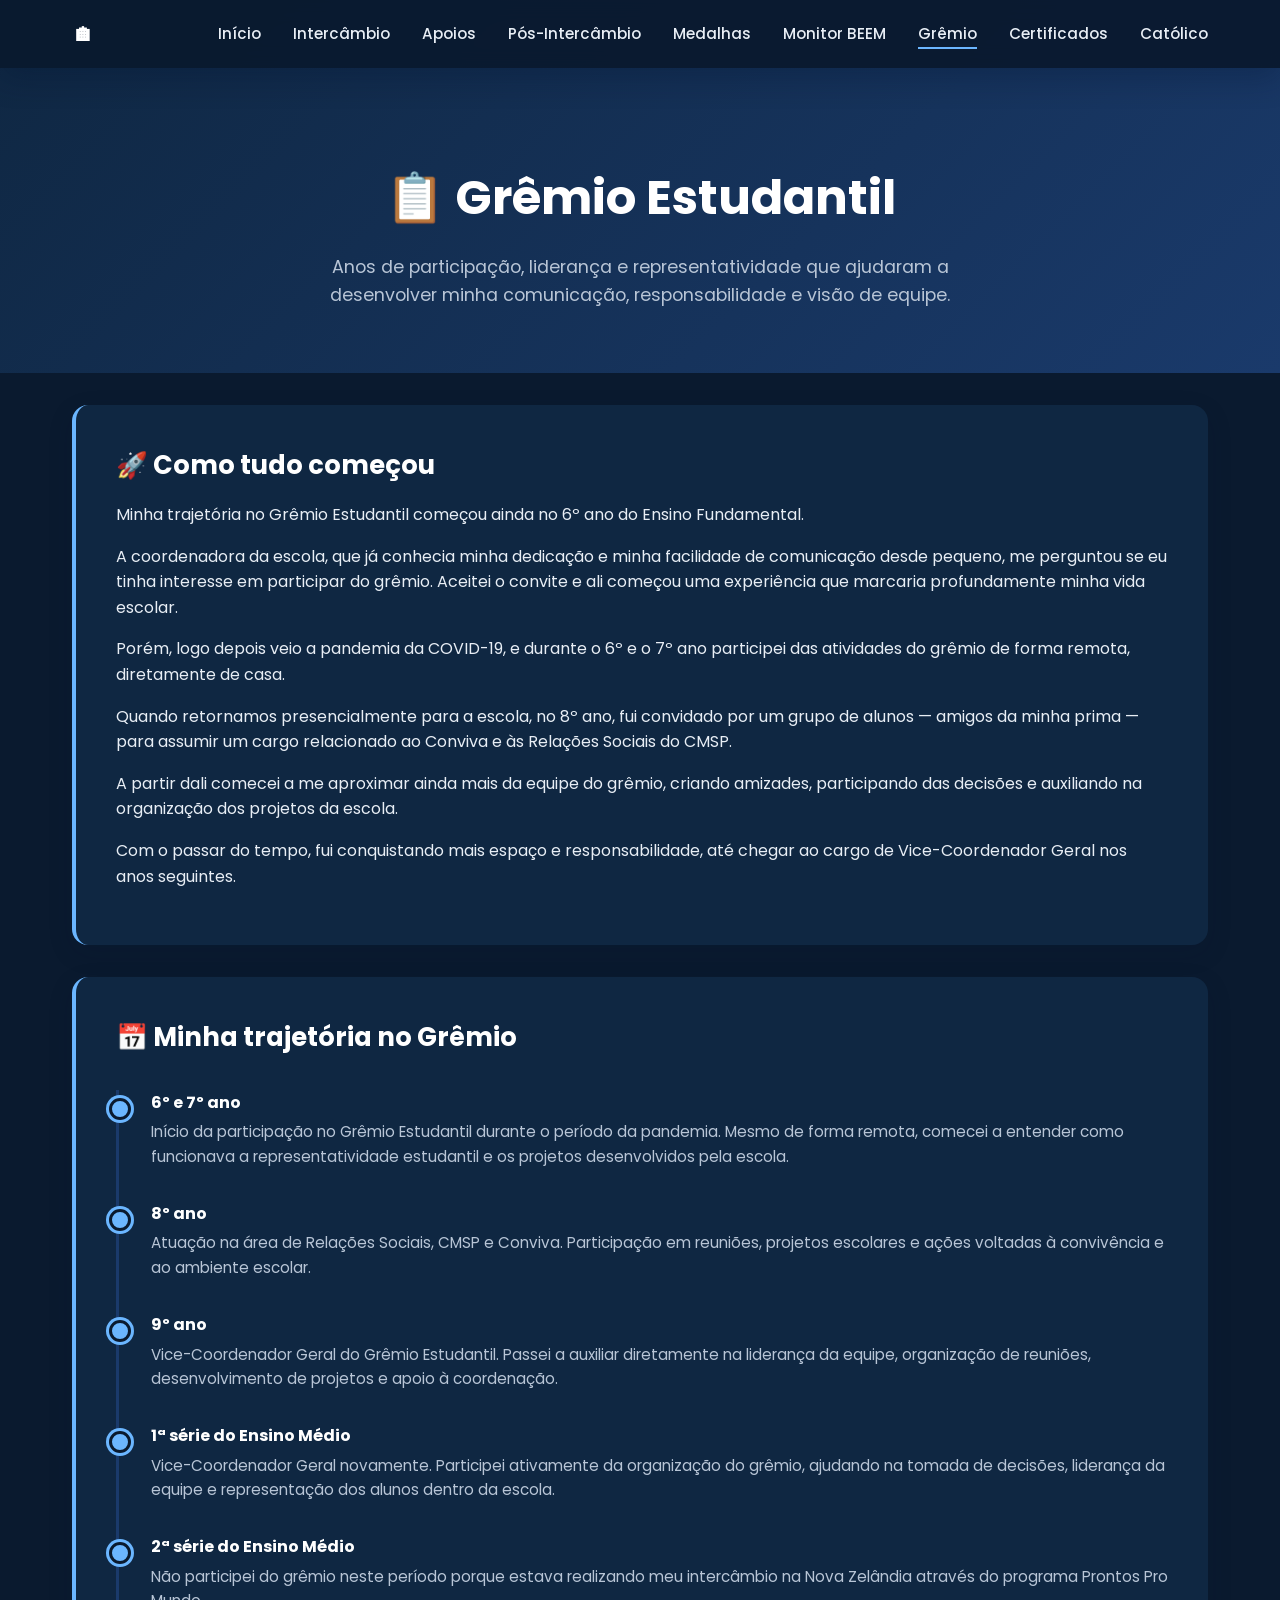
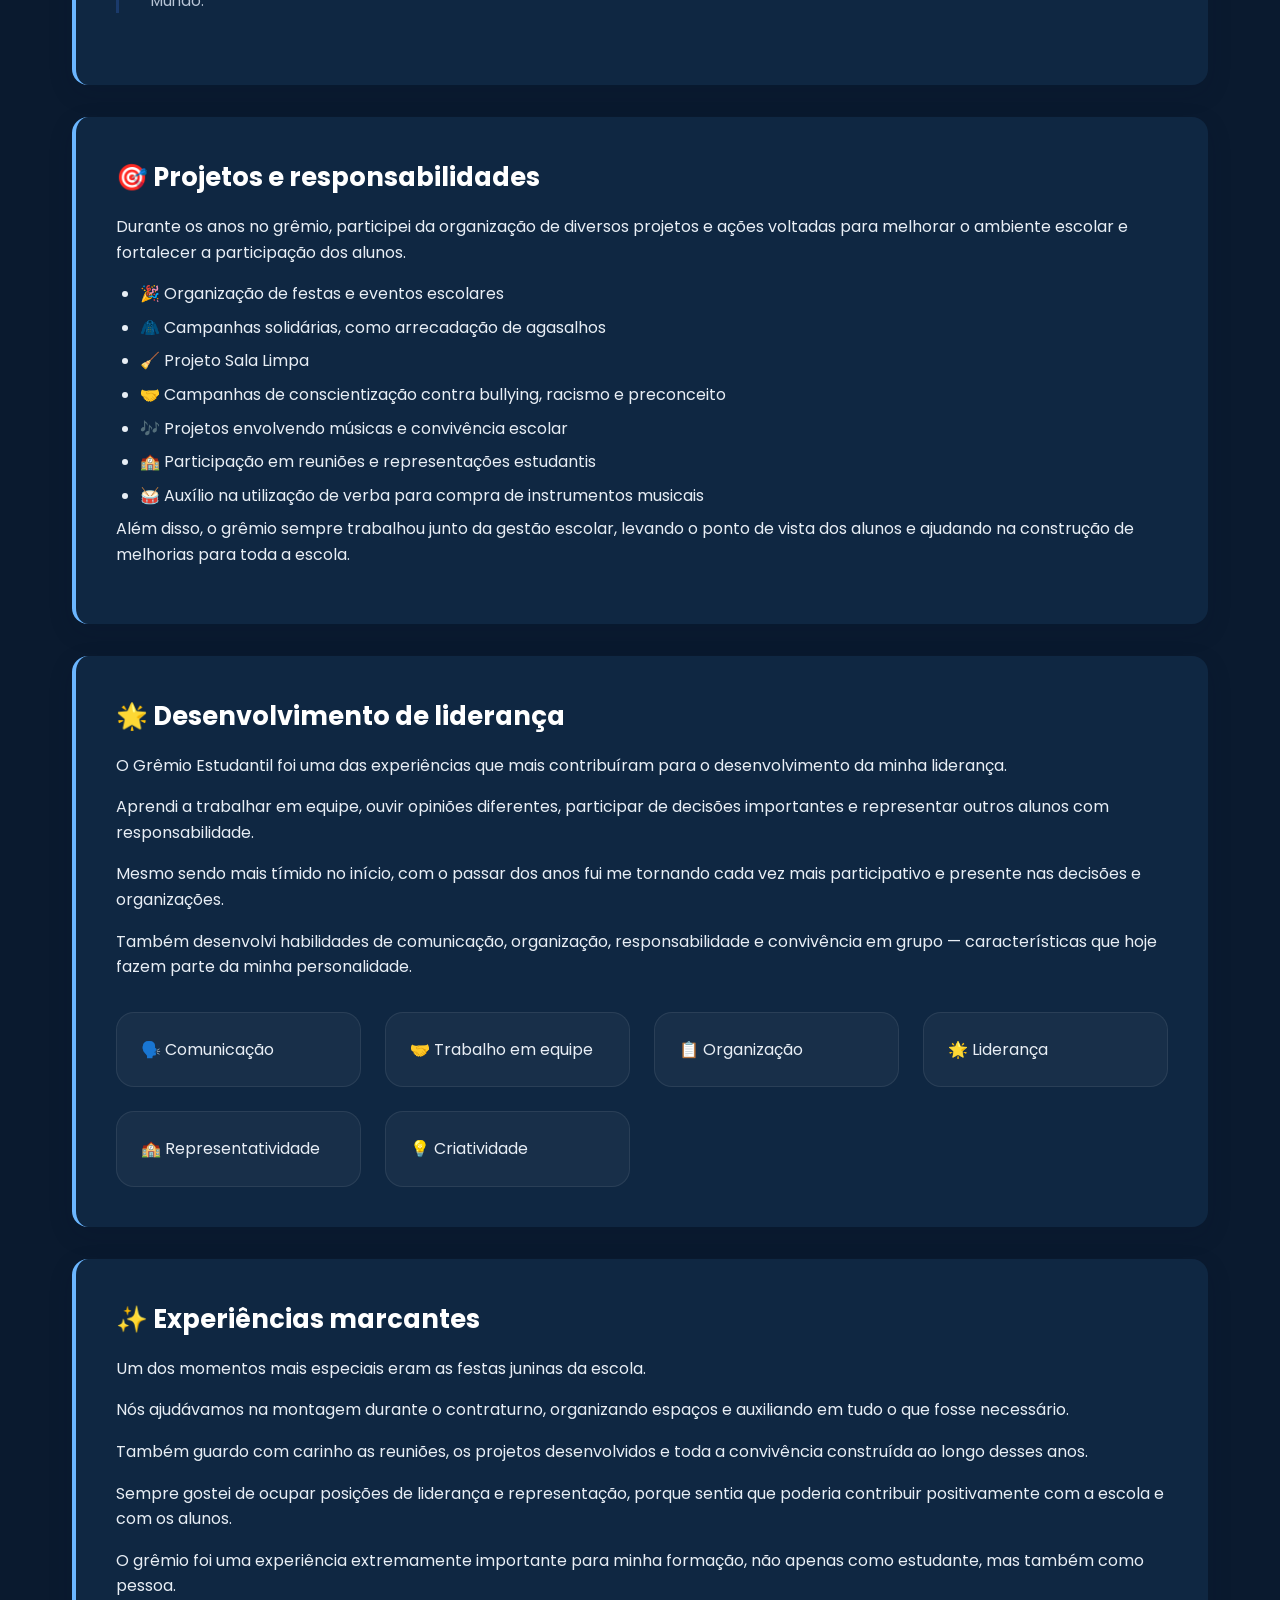
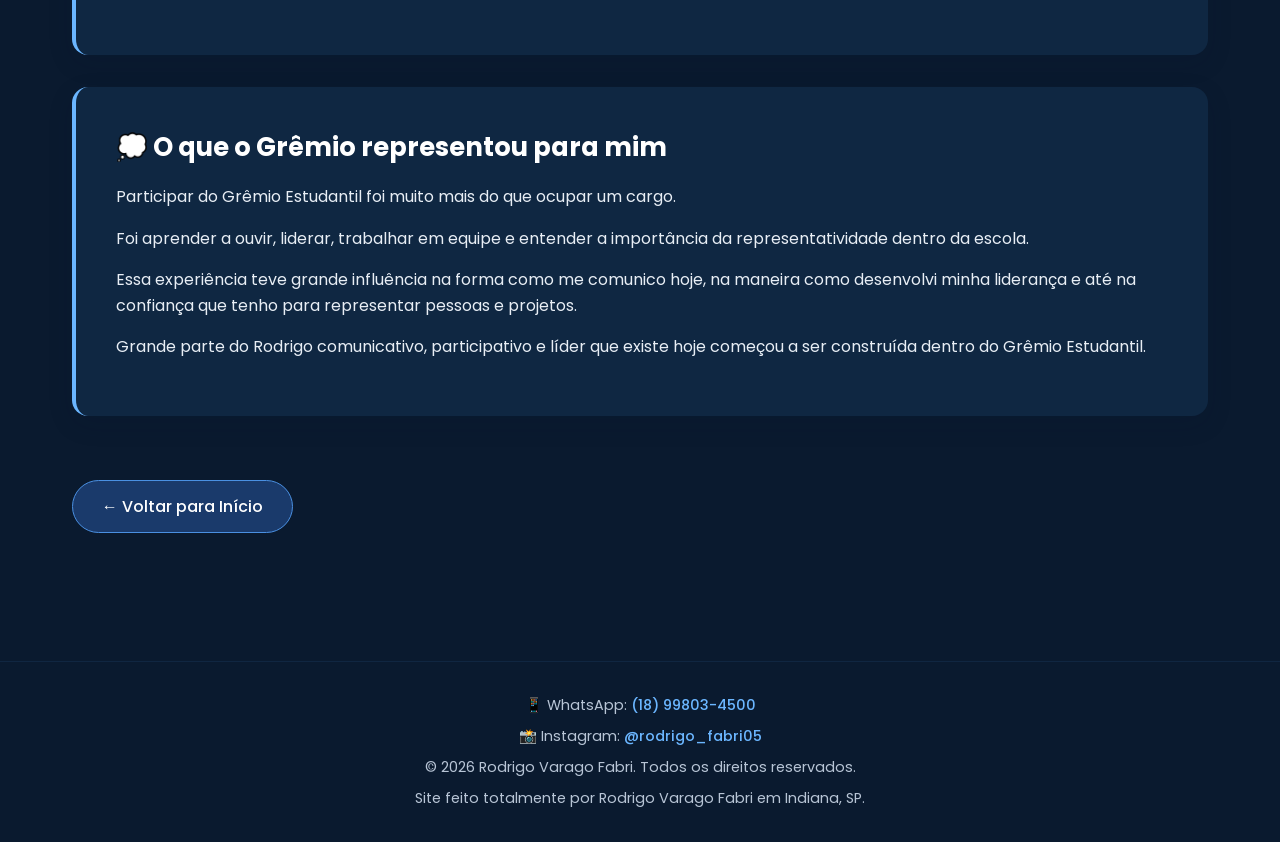
<file: pages/gremio.html>
<!DOCTYPE html>
<html lang="pt-BR">
<head>
  <meta charset="UTF-8" />
  <meta name="viewport" content="width=device-width, initial-scale=1.0" />
  <title>Grêmio Estudantil | Rodrigo Varago Fabri</title>
  <meta name="description" content="Anos de participação no Grêmio Estudantil e desenvolvimento de liderança." />
  <link rel="preconnect" href="https://fonts.googleapis.com" />
  <link href="https://fonts.googleapis.com/css2?family=Poppins:wght@300;400;500;600;700&display=swap" rel="stylesheet" />
  <link rel="stylesheet" href="../css/style.css" />
</head>
<body class="pagina-gremio">

  <header class="header">
    <nav class="nav-container">
      <a href="../index.html" class="logo">🏠︎<span></span></a>
      <button class="menu-toggle" aria-label="Abrir menu" onclick="document.querySelector('.nav-menu').classList.toggle('active')">☰</button>
      <ul class="nav-menu">
        <li><a href="../index.html">Início</a></li>
        <li><a href="intercambio.html">Intercâmbio</a></li>
        <li><a href="apoio.html">Apoios</a></li>
        <li><a href="pos-intercambio.html">Pós-Intercâmbio</a></li>
        <li><a href="medalhas.html">Medalhas</a></li>
        <li><a href="monitor.html">Monitor BEEM</a></li>
        <li><a href="gremio.html" class="active">Grêmio</a></li>
        <li><a href="certificados.html">Certificados</a></li>
        <li><a href="catolico.html">Católico</a></li>
      </ul>
    </nav>
  </header>

  <section class="page-hero">
      <h1>📋 Grêmio Estudantil</h1>
      <p>
        Anos de participação, liderança e representatividade que ajudaram
        a desenvolver minha comunicação, responsabilidade e visão de equipe.
      </p>
    </section>

    <main class="section">

      <div class="content-block">
        <h2>🚀 Como tudo começou</h2>

        <p>
          Minha trajetória no Grêmio Estudantil começou ainda no 6º ano do Ensino Fundamental.
        </p>

        <p>
          A coordenadora da escola, que já conhecia minha dedicação e minha facilidade
          de comunicação desde pequeno, me perguntou se eu tinha interesse em participar
          do grêmio. Aceitei o convite e ali começou uma experiência que marcaria
          profundamente minha vida escolar.
        </p>

        <p>
          Porém, logo depois veio a pandemia da COVID-19, e durante o 6º e o 7º ano
          participei das atividades do grêmio de forma remota, diretamente de casa.
        </p>

        <p>
          Quando retornamos presencialmente para a escola, no 8º ano, fui convidado
          por um grupo de alunos — amigos da minha prima — para assumir um cargo
          relacionado ao Conviva e às Relações Sociais do CMSP.
        </p>

        <p>
          A partir dali comecei a me aproximar ainda mais da equipe do grêmio,
          criando amizades, participando das decisões e auxiliando na organização
          dos projetos da escola.
        </p>

        <p>
          Com o passar do tempo, fui conquistando mais espaço e responsabilidade,
          até chegar ao cargo de Vice-Coordenador Geral nos anos seguintes.
        </p>
      </div>

      <div class="content-block">
        <h2>📅 Minha trajetória no Grêmio</h2>

        <div class="timeline">

          <div class="timeline-item">
            <h4>6º e 7º ano</h4>
            <p>
              Início da participação no Grêmio Estudantil durante o período da pandemia.
              Mesmo de forma remota, comecei a entender como funcionava a representatividade
              estudantil e os projetos desenvolvidos pela escola.
            </p>
          </div>

          <div class="timeline-item">
            <h4>8º ano</h4>
            <p>
              Atuação na área de Relações Sociais, CMSP e Conviva.
              Participação em reuniões, projetos escolares e ações voltadas
              à convivência e ao ambiente escolar.
            </p>
          </div>

          <div class="timeline-item">
            <h4>9º ano</h4>
            <p>
              Vice-Coordenador Geral do Grêmio Estudantil.
              Passei a auxiliar diretamente na liderança da equipe,
              organização de reuniões, desenvolvimento de projetos
              e apoio à coordenação.
            </p>
          </div>

          <div class="timeline-item">
            <h4>1ª série do Ensino Médio</h4>
            <p>
              Vice-Coordenador Geral novamente.
              Participei ativamente da organização do grêmio,
              ajudando na tomada de decisões, liderança da equipe
              e representação dos alunos dentro da escola.
            </p>
          </div>

          <div class="timeline-item">
            <h4>2ª série do Ensino Médio</h4>
            <p>
              Não participei do grêmio neste período porque estava realizando
              meu intercâmbio na Nova Zelândia através do programa
              Prontos Pro Mundo.
            </p>
          </div>

        </div>
      </div>

      <div class="content-block">
        <h2>🎯 Projetos e responsabilidades</h2>

        <p>
          Durante os anos no grêmio, participei da organização de diversos
          projetos e ações voltadas para melhorar o ambiente escolar
          e fortalecer a participação dos alunos.
        </p>

        <ul>
          <li>🎉 Organização de festas e eventos escolares</li>
          <li>🧥 Campanhas solidárias, como arrecadação de agasalhos</li>
          <li>🧹 Projeto Sala Limpa</li>
          <li>🤝 Campanhas de conscientização contra bullying, racismo e preconceito</li>
          <li>🎶 Projetos envolvendo músicas e convivência escolar</li>
          <li>🏫 Participação em reuniões e representações estudantis</li>
          <li>🥁 Auxílio na utilização de verba para compra de instrumentos musicais</li>
        </ul>

        <p>
          Além disso, o grêmio sempre trabalhou junto da gestão escolar,
          levando o ponto de vista dos alunos e ajudando na construção
          de melhorias para toda a escola.
        </p>
      </div>

      <div class="content-block">
        <h2>🌟 Desenvolvimento de liderança</h2>

        <p>
          O Grêmio Estudantil foi uma das experiências que mais contribuíram
          para o desenvolvimento da minha liderança.
        </p>

        <p>
          Aprendi a trabalhar em equipe, ouvir opiniões diferentes,
          participar de decisões importantes e representar outros alunos
          com responsabilidade.
        </p>

        <p>
          Mesmo sendo mais tímido no início, com o passar dos anos fui me tornando
          cada vez mais participativo e presente nas decisões e organizações.
        </p>

        <p>
          Também desenvolvi habilidades de comunicação, organização,
          responsabilidade e convivência em grupo — características
          que hoje fazem parte da minha personalidade.
        </p>

        <div class="skills-grid">
          <div class="skill-card">🗣️ Comunicação</div>
          <div class="skill-card">🤝 Trabalho em equipe</div>
          <div class="skill-card">📋 Organização</div>
          <div class="skill-card">🌟 Liderança</div>
          <div class="skill-card">🏫 Representatividade</div>
          <div class="skill-card">💡 Criatividade</div>
        </div>
      </div>

      <div class="content-block">
        <h2>✨ Experiências marcantes</h2>

        <p>
          Um dos momentos mais especiais eram as festas juninas da escola.
        </p>

        <p>
          Nós ajudávamos na montagem durante o contraturno,
          organizando espaços e auxiliando em tudo o que fosse necessário.
        </p>

        <p>
          Também guardo com carinho as reuniões, os projetos desenvolvidos
          e toda a convivência construída ao longo desses anos.
        </p>

        <p>
          Sempre gostei de ocupar posições de liderança e representação,
          porque sentia que poderia contribuir positivamente com a escola
          e com os alunos.
        </p>

        <p>
          O grêmio foi uma experiência extremamente importante para minha formação,
          não apenas como estudante, mas também como pessoa.
        </p>
      </div>

      <div class="content-block">
        <h2>💭 O que o Grêmio representou para mim</h2>

        <p>
          Participar do Grêmio Estudantil foi muito mais do que ocupar um cargo.
        </p>

        <p>
          Foi aprender a ouvir, liderar, trabalhar em equipe e entender
          a importância da representatividade dentro da escola.
        </p>

        <p>
          Essa experiência teve grande influência na forma como me comunico hoje,
          na maneira como desenvolvi minha liderança e até na confiança
          que tenho para representar pessoas e projetos.
        </p>

        <p>
          Grande parte do Rodrigo comunicativo, participativo e líder que existe hoje
          começou a ser construída dentro do Grêmio Estudantil.
        </p>
      </div>

      <a href="../index.html" class="btn-back">← Voltar para Início</a>

    </main>

  <footer class="footer">
    <div class="contato">
     <p>📱 WhatsApp: <a href="https://wa.me/5518998034500" target="_blank">(18) 99803-4500</a></p>
     <p>📸 Instagram: <a href="https://instagram.com/rodrigo_fabri05" target="_blank">@rodrigo_fabri05</a></p>
    </div>

    <p>© 2026 Rodrigo Varago Fabri. Todos os direitos reservados.</p>
    <p>Site feito totalmente por Rodrigo Varago Fabri em Indiana, SP.</p>
  </footer>

</body>
</html>
</file>
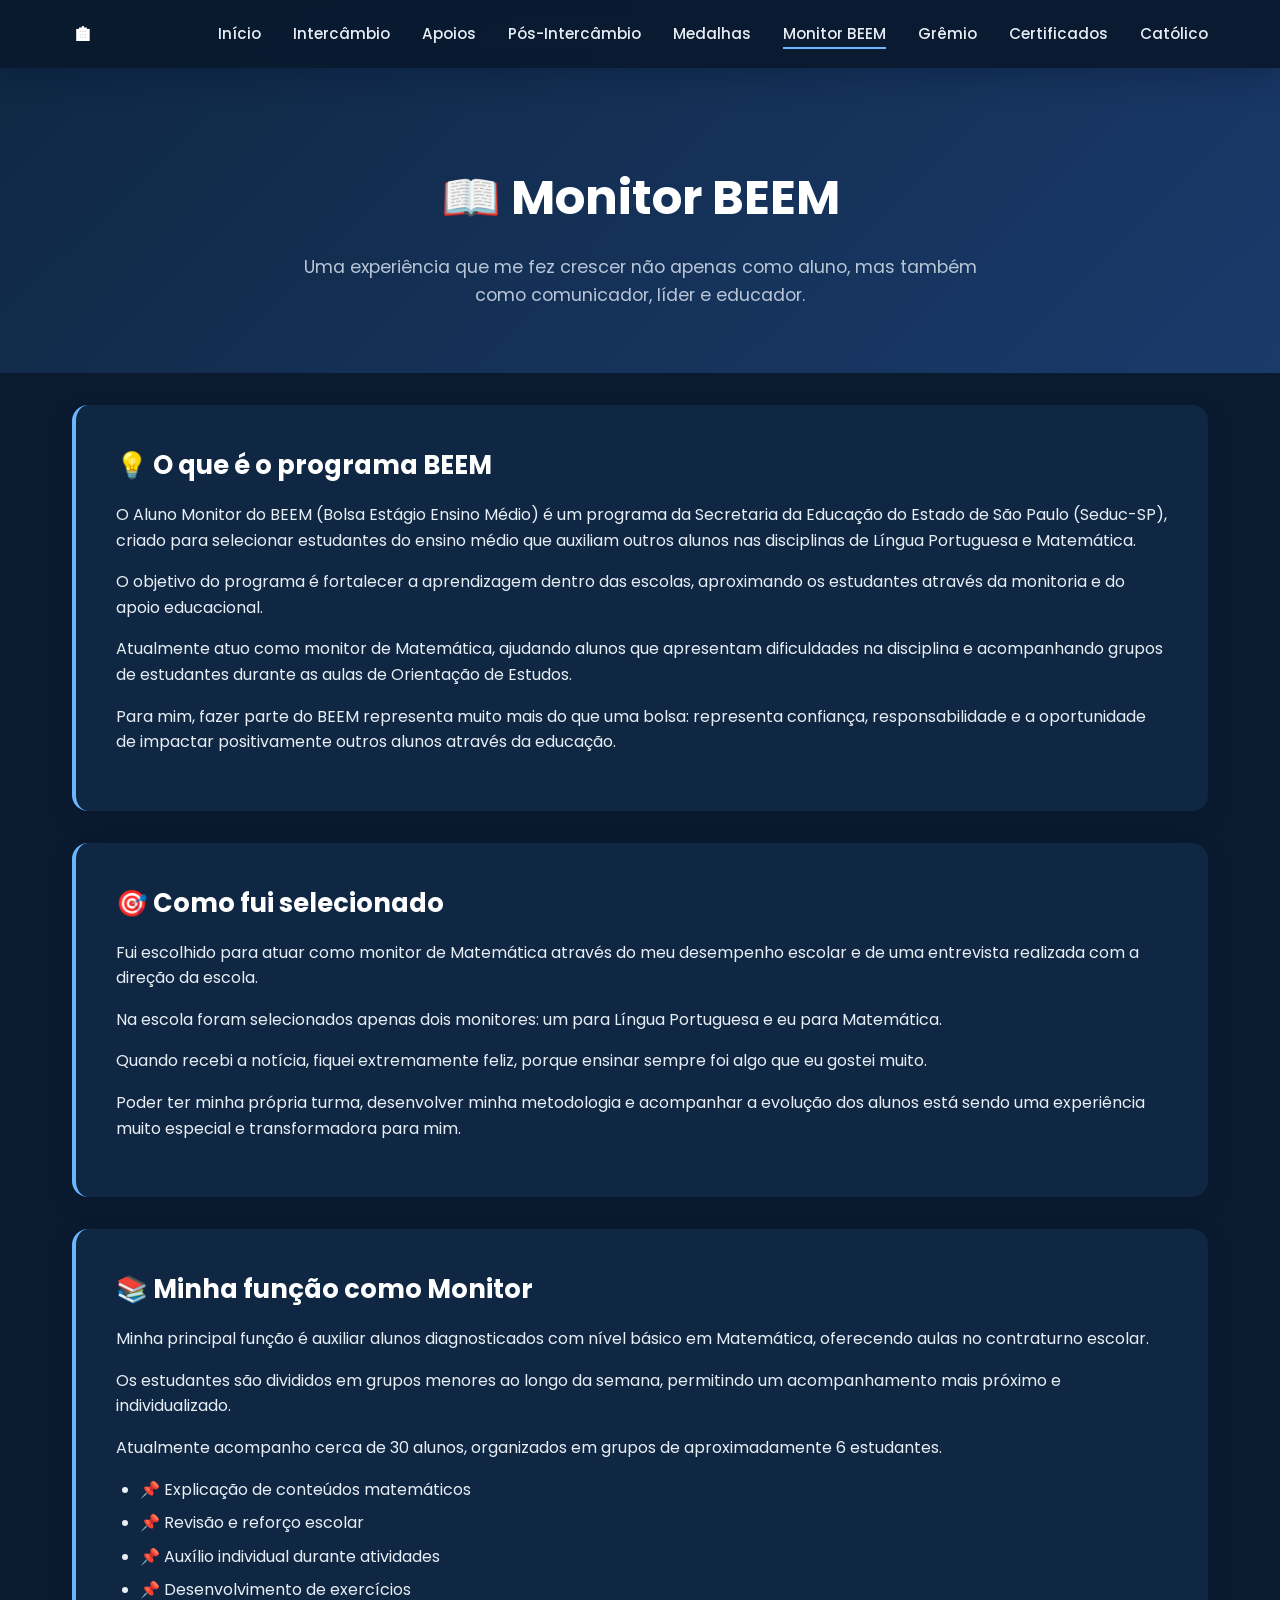
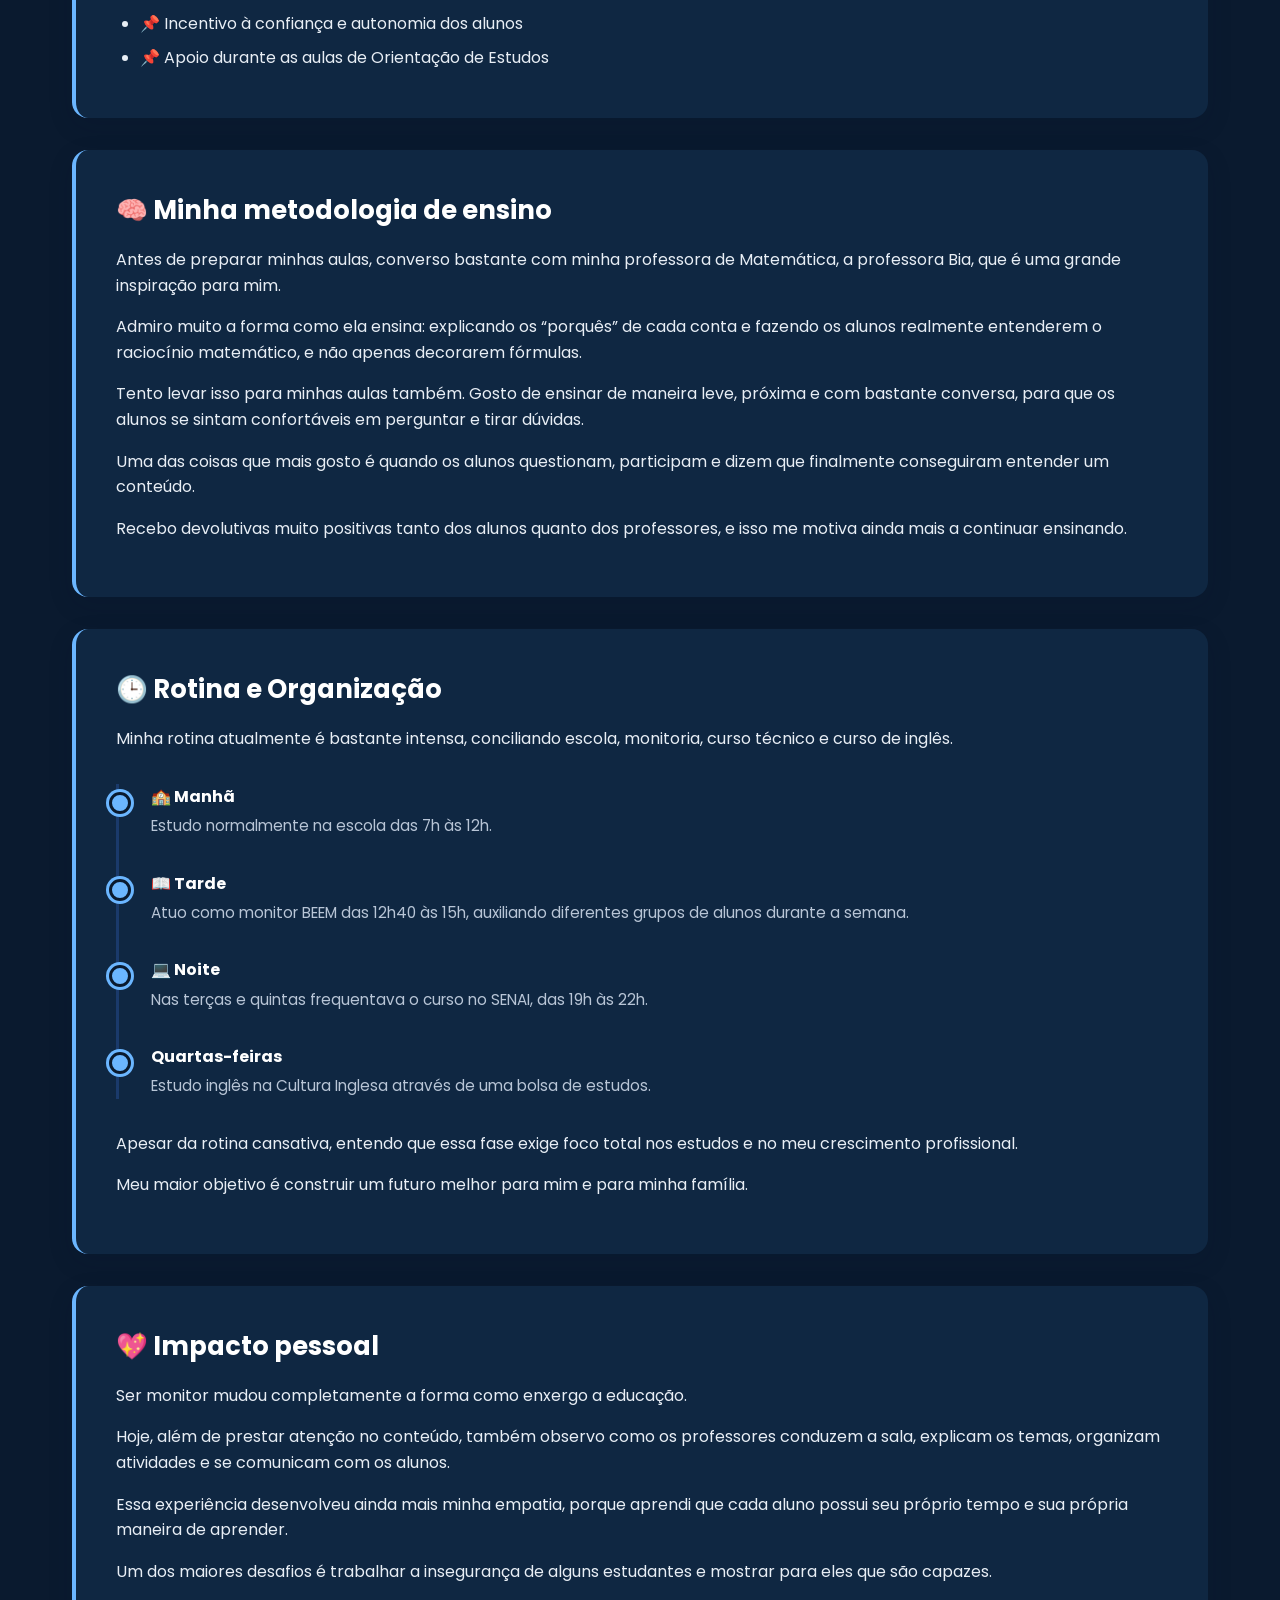
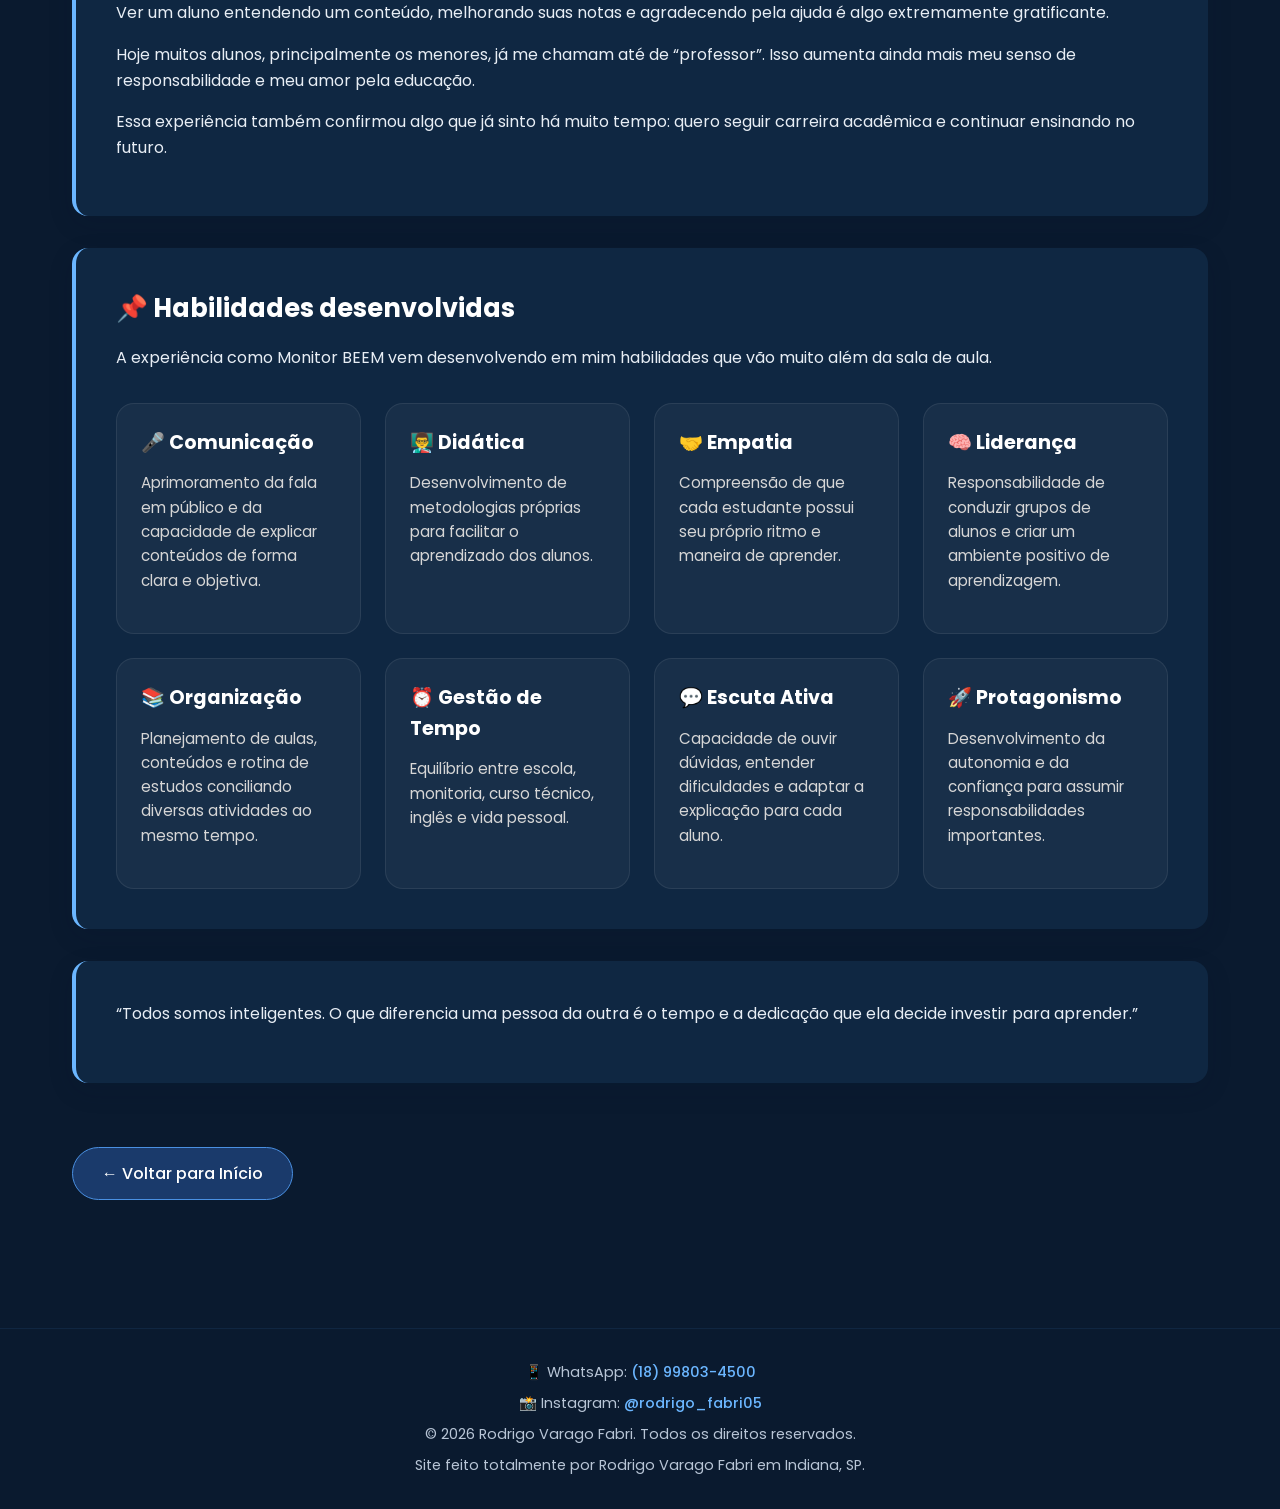
<file: pages/monitor.html>
<!DOCTYPE html>
<html lang="pt-BR">
<head>
  <meta charset="UTF-8" />
  <meta name="viewport" content="width=device-width, initial-scale=1.0" />
  <title>Monitor BEEM | Rodrigo Varago Fabri</title>
  <meta name="description" content="Atuação como aluno monitor no programa BEEM." />
  <link rel="preconnect" href="https://fonts.googleapis.com" />
  <link href="https://fonts.googleapis.com/css2?family=Poppins:wght@300;400;500;600;700&display=swap" rel="stylesheet" />
  <link rel="stylesheet" href="../css/style.css" />
</head>
<body class="pagina-monitor">

  <header class="header">
    <nav class="nav-container">
      <a href="../index.html" class="logo">🏠︎<span></span></a>
      <button class="menu-toggle" aria-label="Abrir menu" onclick="document.querySelector('.nav-menu').classList.toggle('active')">☰</button>
      <ul class="nav-menu">
        <li><a href="../index.html">Início</a></li>
        <li><a href="intercambio.html">Intercâmbio</a></li>
        <li><a href="apoio.html">Apoios</a></li>
        <li><a href="pos-intercambio.html">Pós-Intercâmbio</a></li>
        <li><a href="medalhas.html">Medalhas</a></li>
        <li><a href="monitor.html" class="active">Monitor BEEM</a></li>
        <li><a href="gremio.html">Grêmio</a></li>
        <li><a href="certificados.html">Certificados</a></li>
        <li><a href="catolico.html">Católico</a></li>
      </ul>
    </nav>
  </header>

  <section class="page-hero">
    <h1>📖 Monitor BEEM</h1>
    <p>
      Uma experiência que me fez crescer não apenas como aluno,
      mas também como comunicador, líder e educador.
    </p>
  </section>

  <main class="section">

    <div class="content-block">
      <h2>💡 O que é o programa BEEM</h2>

      <p>
        O Aluno Monitor do BEEM (Bolsa Estágio Ensino Médio) é um programa
        da Secretaria da Educação do Estado de São Paulo (Seduc-SP),
        criado para selecionar estudantes do ensino médio que auxiliam
        outros alunos nas disciplinas de Língua Portuguesa e Matemática.
      </p>

      <p>
        O objetivo do programa é fortalecer a aprendizagem dentro das escolas,
        aproximando os estudantes através da monitoria e do apoio educacional.
      </p>

      <p>
        Atualmente atuo como monitor de Matemática, ajudando alunos
        que apresentam dificuldades na disciplina e acompanhando
        grupos de estudantes durante as aulas de Orientação de Estudos.
      </p>

      <p>
        Para mim, fazer parte do BEEM representa muito mais do que uma bolsa:
        representa confiança, responsabilidade e a oportunidade de impactar
        positivamente outros alunos através da educação.
      </p>
    </div>

    <div class="content-block">
      <h2>🎯 Como fui selecionado</h2>

      <p>
        Fui escolhido para atuar como monitor de Matemática através
        do meu desempenho escolar e de uma entrevista realizada
        com a direção da escola.
      </p>

      <p>
        Na escola foram selecionados apenas dois monitores:
        um para Língua Portuguesa e eu para Matemática.
      </p>

      <p>
        Quando recebi a notícia, fiquei extremamente feliz,
        porque ensinar sempre foi algo que eu gostei muito.
      </p>

      <p>
        Poder ter minha própria turma, desenvolver minha metodologia
        e acompanhar a evolução dos alunos está sendo uma experiência
        muito especial e transformadora para mim.
      </p>
    </div>

    <div class="content-block">
      <h2>📚 Minha função como Monitor</h2>

      <p>
        Minha principal função é auxiliar alunos diagnosticados
        com nível básico em Matemática, oferecendo aulas no contraturno escolar.
      </p>

      <p>
        Os estudantes são divididos em grupos menores ao longo da semana,
        permitindo um acompanhamento mais próximo e individualizado.
      </p>

      <p>
        Atualmente acompanho cerca de 30 alunos,
        organizados em grupos de aproximadamente 6 estudantes.
      </p>

      <ul>
        <li>📌 Explicação de conteúdos matemáticos</li>
        <li>📌 Revisão e reforço escolar</li>
        <li>📌 Auxílio individual durante atividades</li>
        <li>📌 Desenvolvimento de exercícios</li>
        <li>📌 Incentivo à confiança e autonomia dos alunos</li>
        <li>📌 Apoio durante as aulas de Orientação de Estudos</li>
      </ul>
    </div>

    <div class="content-block">
      <h2>🧠 Minha metodologia de ensino</h2>

      <p>
        Antes de preparar minhas aulas, converso bastante com minha professora
        de Matemática, a professora Bia, que é uma grande inspiração para mim.
      </p>

      <p>
        Admiro muito a forma como ela ensina:
        explicando os “porquês” de cada conta e fazendo os alunos realmente entenderem
        o raciocínio matemático, e não apenas decorarem fórmulas.
      </p>

      <p>
        Tento levar isso para minhas aulas também.
        Gosto de ensinar de maneira leve, próxima e com bastante conversa,
        para que os alunos se sintam confortáveis em perguntar e tirar dúvidas.
      </p>

      <p>
        Uma das coisas que mais gosto é quando os alunos questionam,
        participam e dizem que finalmente conseguiram entender um conteúdo.
      </p>

      <p>
        Recebo devolutivas muito positivas tanto dos alunos quanto dos professores,
        e isso me motiva ainda mais a continuar ensinando.
      </p>
    </div>

    <div class="content-block">
  <h2>🕒 Rotina e Organização</h2>

  <p>
    Minha rotina atualmente é bastante intensa,
    conciliando escola, monitoria, curso técnico e curso de inglês.
  </p>

  <div class="timeline">

    <div class="timeline-item">
      <h4>🏫 Manhã</h4>
      <p>
        Estudo normalmente na escola das 7h às 12h.
      </p>
    </div>

    <div class="timeline-item">
      <h4>📖 Tarde</h4>
      <p>
        Atuo como monitor BEEM das 12h40 às 15h,
        auxiliando diferentes grupos de alunos durante a semana.
      </p>
    </div>

    <div class="timeline-item">
          <h4>💻 Noite</h4>
          <p>
            Nas terças e quintas frequentava o curso no SENAI,
            das 19h às 22h.
          </p>
        </div>

        <div class="timeline-item">
          <h4> Quartas-feiras</h4>
          <p>
            Estudo inglês na Cultura Inglesa através de uma bolsa de estudos.
          </p>
        </div>

      </div>

      <p>
        Apesar da rotina cansativa, entendo que essa fase exige foco total nos estudos
        e no meu crescimento profissional.
      </p>

      <p>
        Meu maior objetivo é construir um futuro melhor para mim
        e para minha família.
      </p>
    </div>

    <div class="content-block">
      <h2>💖 Impacto pessoal</h2>

      <p>
        Ser monitor mudou completamente a forma como enxergo a educação.
      </p>

      <p>
        Hoje, além de prestar atenção no conteúdo,
        também observo como os professores conduzem a sala,
        explicam os temas, organizam atividades e se comunicam com os alunos.
      </p>

      <p>
        Essa experiência desenvolveu ainda mais minha empatia,
        porque aprendi que cada aluno possui seu próprio tempo
        e sua própria maneira de aprender.
      </p>

      <p>
        Um dos maiores desafios é trabalhar a insegurança de alguns estudantes
        e mostrar para eles que são capazes.
      </p>

      <p>
        Ver um aluno entendendo um conteúdo,
        melhorando suas notas e agradecendo pela ajuda
        é algo extremamente gratificante.
      </p>

      <p>
        Hoje muitos alunos, principalmente os menores,
        já me chamam até de “professor”.
        Isso aumenta ainda mais meu senso de responsabilidade
        e meu amor pela educação.
      </p>

      <p>
        Essa experiência também confirmou algo que já sinto há muito tempo:
        quero seguir carreira acadêmica e continuar ensinando no futuro.
      </p>
    </div>

    <div class="content-block">
      <h2>📌 Habilidades desenvolvidas</h2>

      <p>
        A experiência como Monitor BEEM vem desenvolvendo em mim
        habilidades que vão muito além da sala de aula.
      </p>

      <div class="skills-grid">

        <div class="skill-card">
          <h3>🎤 Comunicação</h3>
          <p>
            Aprimoramento da fala em público e da capacidade de explicar conteúdos
            de forma clara e objetiva.
          </p>
        </div>

        <div class="skill-card">
          <h3>👨‍🏫 Didática</h3>
          <p>
            Desenvolvimento de metodologias próprias para facilitar
            o aprendizado dos alunos.
          </p>
        </div>

        <div class="skill-card">
          <h3>🤝 Empatia</h3>
          <p>
            Compreensão de que cada estudante possui seu próprio ritmo
            e maneira de aprender.
          </p>
        </div>

        <div class="skill-card">
          <h3>🧠 Liderança</h3>
          <p>
            Responsabilidade de conduzir grupos de alunos
            e criar um ambiente positivo de aprendizagem.
          </p>
        </div>

        <div class="skill-card">
          <h3>📚 Organização</h3>
          <p>
            Planejamento de aulas, conteúdos e rotina de estudos
            conciliando diversas atividades ao mesmo tempo.
          </p>
        </div>

        <div class="skill-card">
          <h3>⏰ Gestão de Tempo</h3>
          <p>
            Equilíbrio entre escola, monitoria, curso técnico,
            inglês e vida pessoal.
          </p>
        </div>

        <div class="skill-card">
          <h3>💬 Escuta Ativa</h3>
          <p>
            Capacidade de ouvir dúvidas, entender dificuldades
            e adaptar a explicação para cada aluno.
          </p>
        </div>

        <div class="skill-card">
          <h3>🚀 Protagonismo</h3>
          <p>
            Desenvolvimento da autonomia e da confiança
            para assumir responsabilidades importantes.
          </p>
        </div>

      </div>
    </div>

    <div class="content-block destaque-final">
      <p>
        “Todos somos inteligentes.
        O que diferencia uma pessoa da outra
        é o tempo e a dedicação que ela decide investir para aprender.”
      </p>
    </div>

    <a href="../index.html" class="btn-back">← Voltar para Início</a>
  </main>

  <footer class="footer">
    <div class="contato">
     <p>📱 WhatsApp: <a href="https://wa.me/5518998034500" target="_blank">(18) 99803-4500</a></p>
     <p>📸 Instagram: <a href="https://instagram.com/rodrigo_fabri05" target="_blank">@rodrigo_fabri05</a></p>
    </div>

    <p>© 2026 Rodrigo Varago Fabri. Todos os direitos reservados.</p>
    <p>Site feito totalmente por Rodrigo Varago Fabri em Indiana, SP.</p>
  </footer>

</body>
</html>
</file>
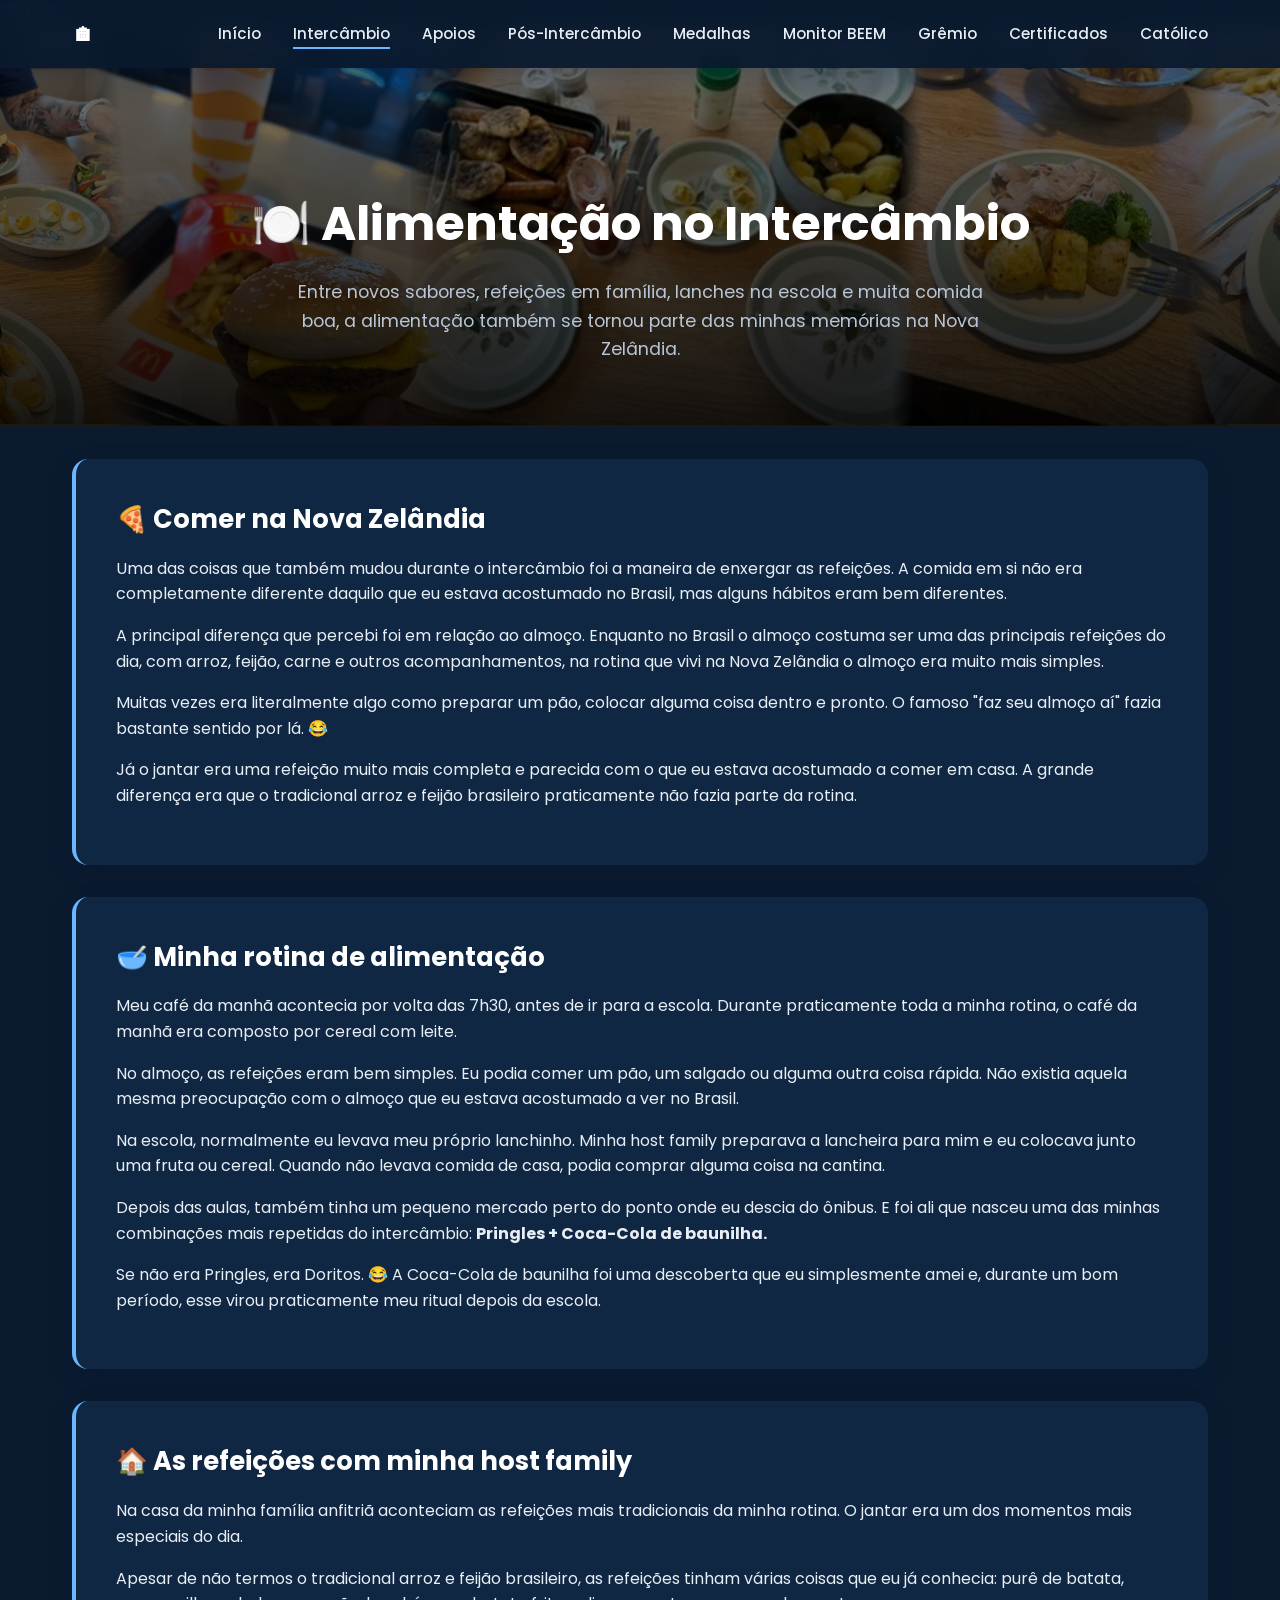
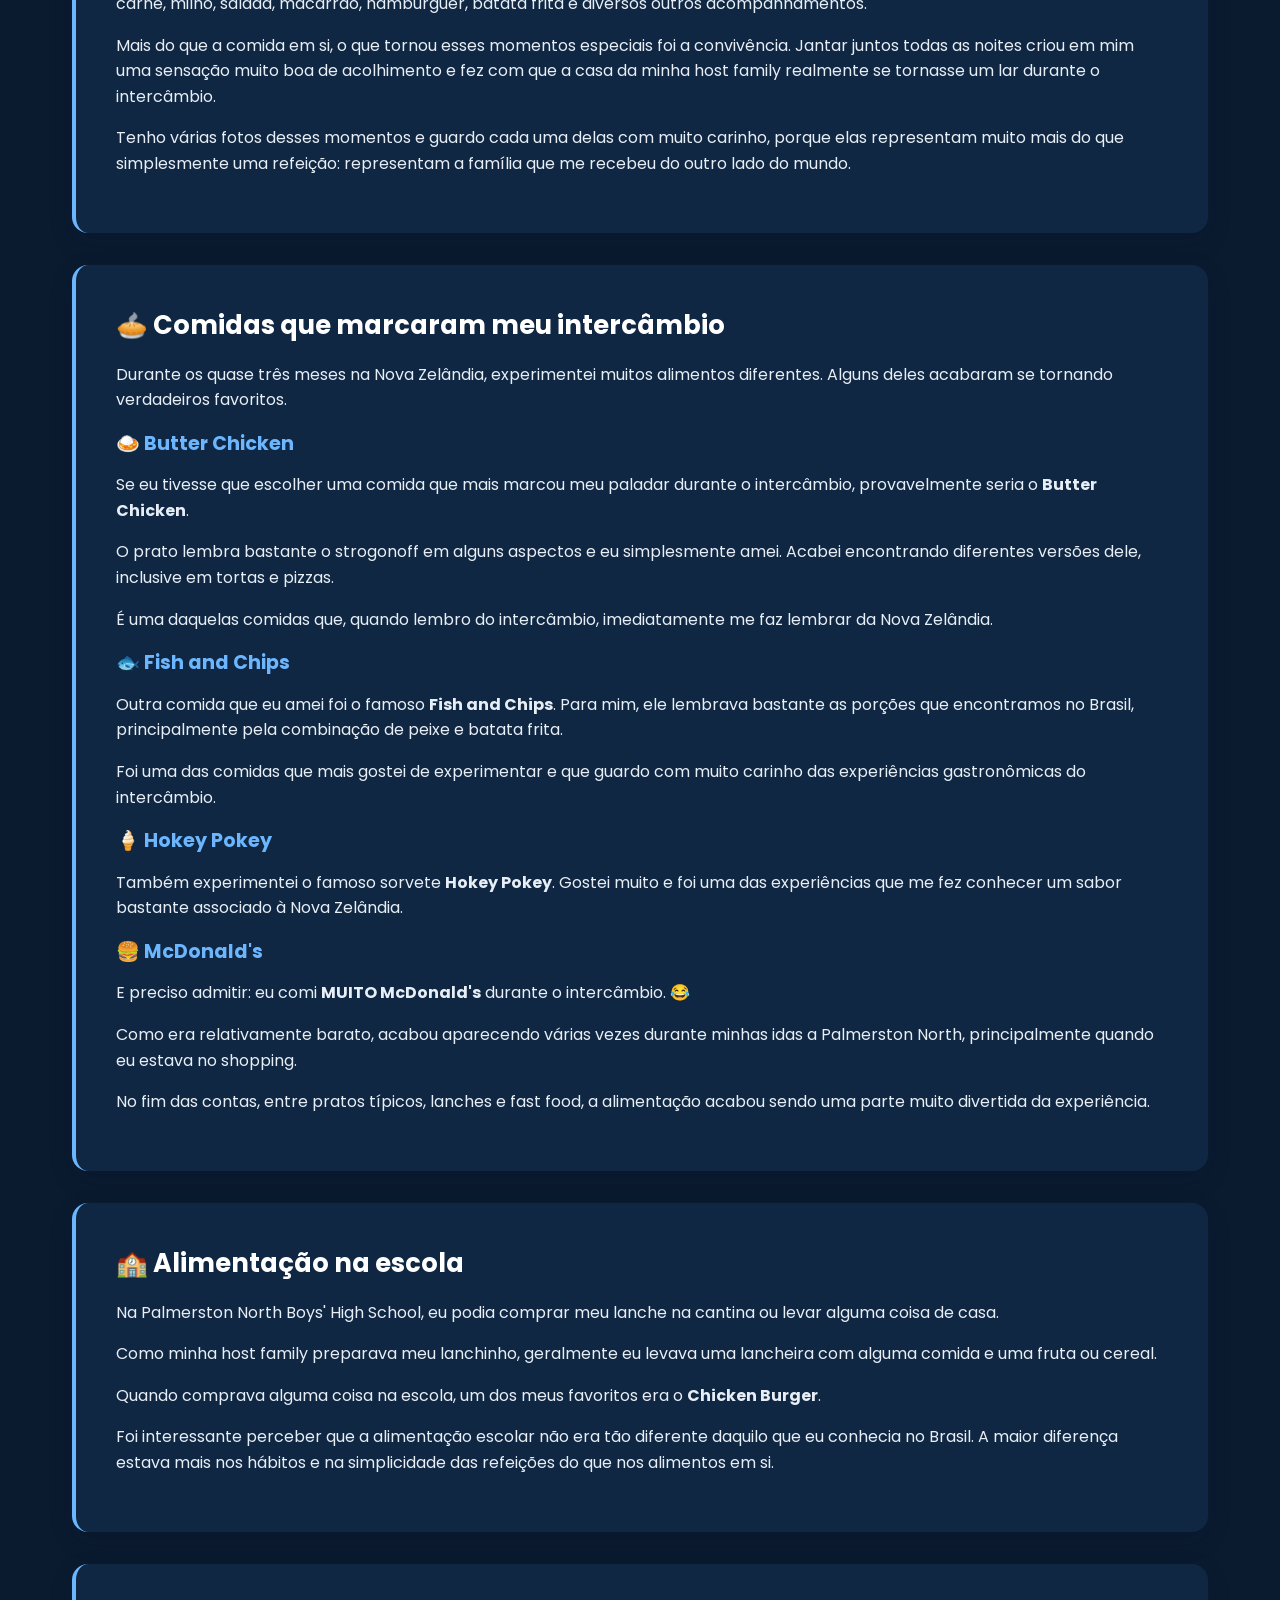
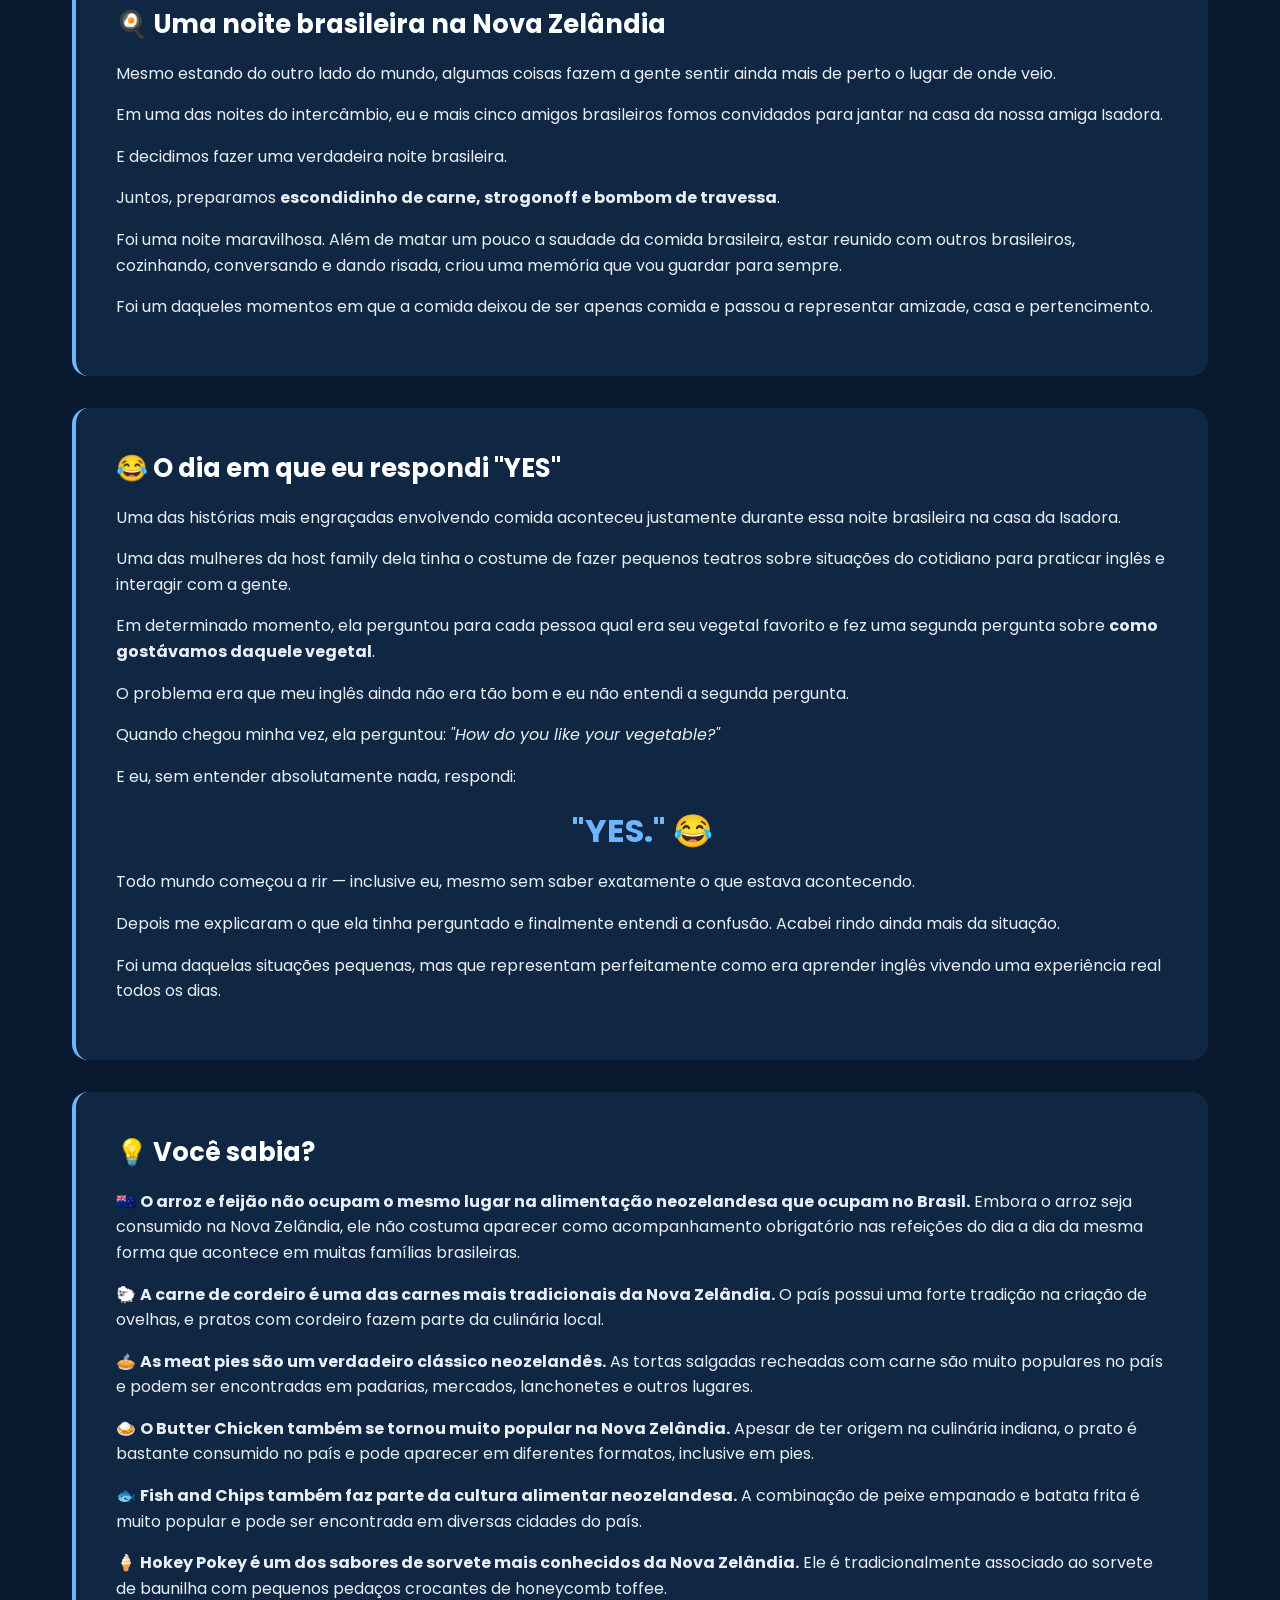
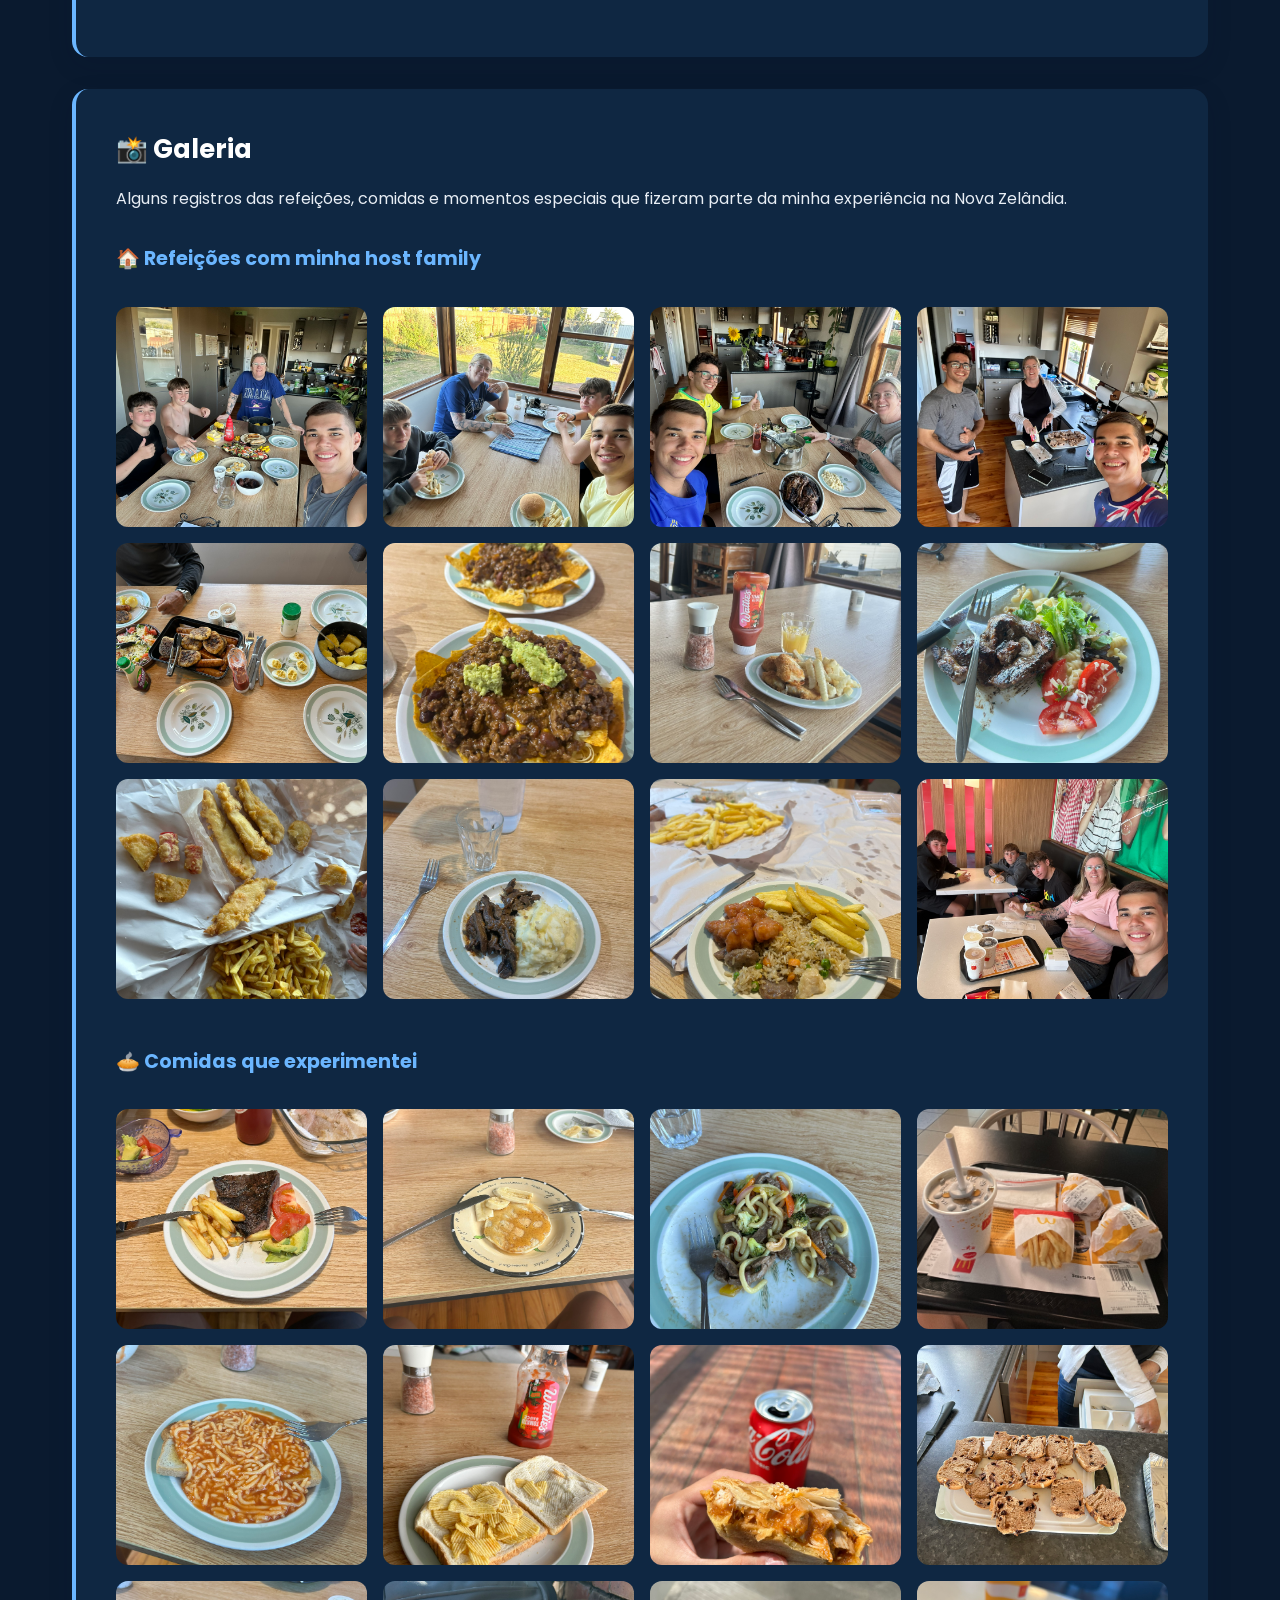
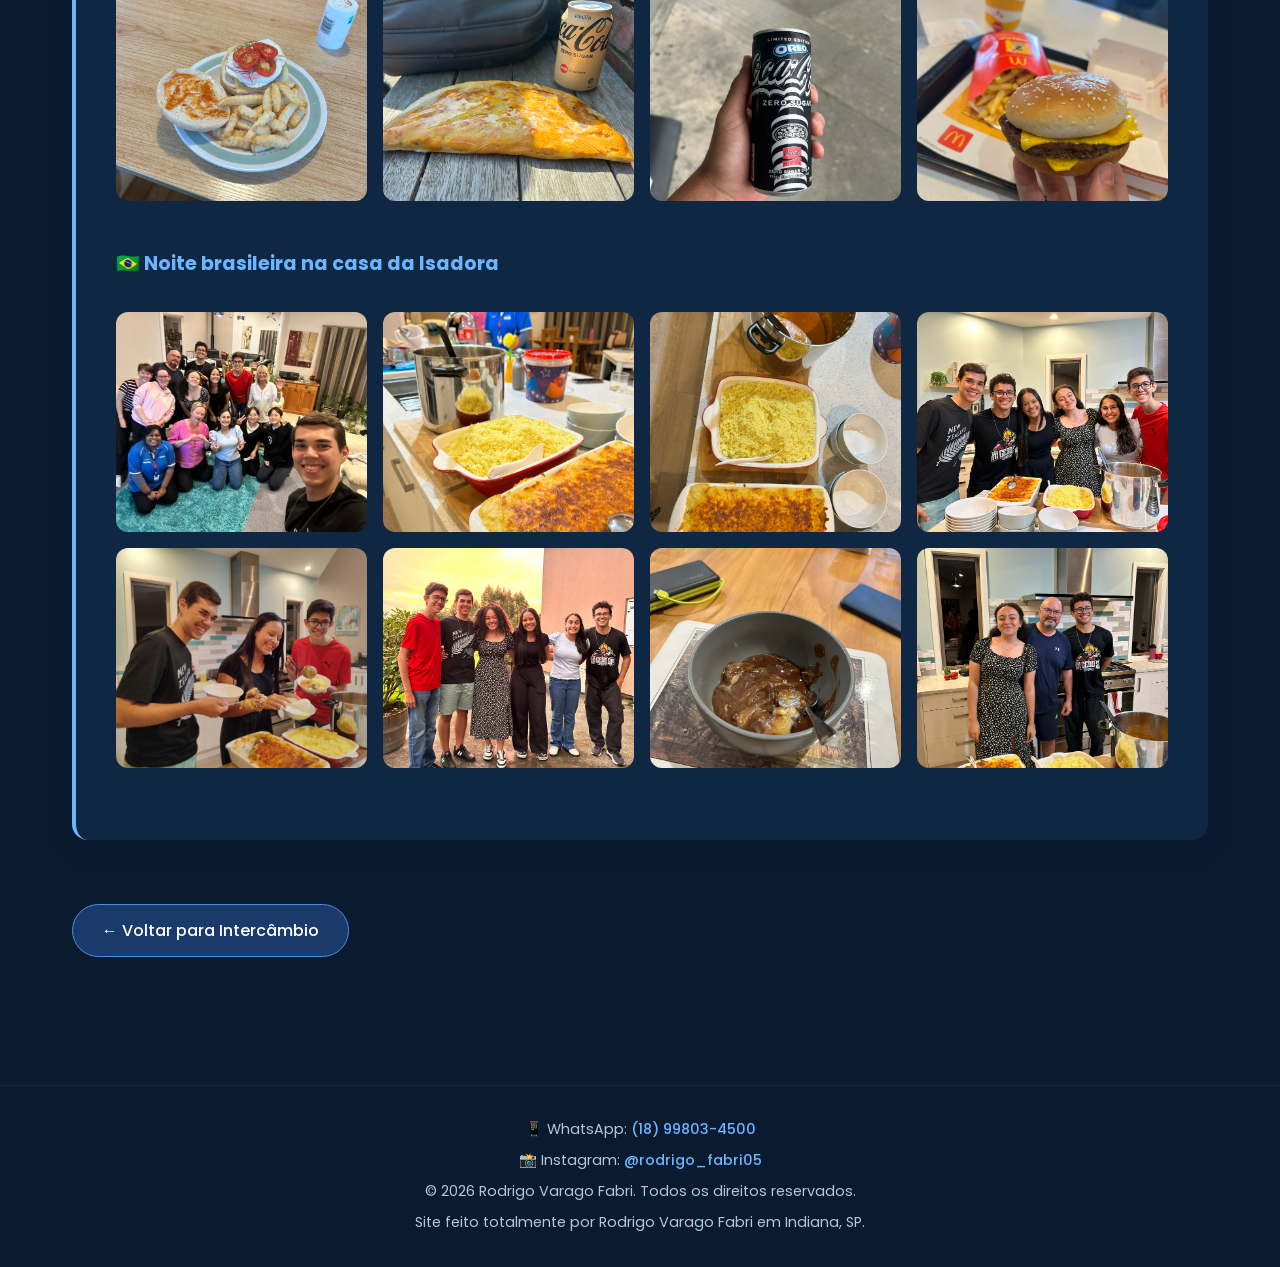
<file: pages/experiencias/alimentacao.html>
```html
<!DOCTYPE html>
<html lang="pt-BR">
<head>
  <meta charset="UTF-8" />
  <meta name="viewport" content="width=device-width, initial-scale=1.0" />

  <title>Alimentação no Intercâmbio | Rodrigo Varago Fabri</title>

  <meta
    name="description"
    content="Minha experiência com a alimentação durante meu intercâmbio na Nova Zelândia."
  />

  <link rel="preconnect" href="https://fonts.googleapis.com" />
  <link
    href="https://fonts.googleapis.com/css2?family=Poppins:wght@300;400;500;600;700&display=swap"
    rel="stylesheet"
  />

  <link rel="stylesheet" href="../../css/style.css" />
</head>

<body class="pagina-alimentacao">

  <!-- HEADER -->
  <header class="header">

    <nav class="nav-container">

      <a href="../../index.html" class="logo">🏠︎<span></span></a>

      <button
        class="menu-toggle"
        aria-label="Abrir menu"
        onclick="document.querySelector('.nav-menu').classList.toggle('active')"
      >
        ☰
      </button>

      <ul class="nav-menu">

        <li>
          <a href="../../index.html">Início</a>
        </li>

        <li>
          <a href="../intercambio.html" class="active">Intercâmbio</a>
        </li>

        <li>
          <a href="../apoio.html">Apoios</a>
        </li>

        <li>
          <a href="../pos-intercambio.html">Pós-Intercâmbio</a>
        </li>

        <li>
          <a href="../medalhas.html">Medalhas</a>
        </li>

        <li>
          <a href="../monitor.html">Monitor BEEM</a>
        </li>

        <li>
          <a href="../gremio.html">Grêmio</a>
        </li>

        <li>
          <a href="../certificados.html">Certificados</a>
        </li>

        <li>
          <a href="../catolico.html">Católico</a>
        </li>

      </ul>

    </nav>

  </header>


  <!-- HERO -->

  <section class="page-hero hero-alimentacao">

    <h1>🍽️ Alimentação no Intercâmbio</h1>

    <p>
      Entre novos sabores, refeições em família, lanches na escola e muita comida boa,
      a alimentação também se tornou parte das minhas memórias na Nova Zelândia.
    </p>

  </section>


  <!-- CONTEÚDO -->

  <main class="section">


    <!-- INTRODUÇÃO -->

    <div class="content-block">

      <h2>🍕 Comer na Nova Zelândia</h2>

      <p>
        Uma das coisas que também mudou durante o intercâmbio foi a maneira de enxergar
        as refeições. A comida em si não era completamente diferente daquilo que eu
        estava acostumado no Brasil, mas alguns hábitos eram bem diferentes.
      </p>

      <p>
        A principal diferença que percebi foi em relação ao almoço. Enquanto no Brasil
        o almoço costuma ser uma das principais refeições do dia, com arroz, feijão,
        carne e outros acompanhamentos, na rotina que vivi na Nova Zelândia o almoço
        era muito mais simples.
      </p>

      <p>
        Muitas vezes era literalmente algo como preparar um pão, colocar alguma coisa
        dentro e pronto. O famoso "faz seu almoço aí" fazia bastante sentido por lá.
        😂
      </p>

      <p>
        Já o jantar era uma refeição muito mais completa e parecida com o que eu estava
        acostumado a comer em casa. A grande diferença era que o tradicional arroz e
        feijão brasileiro praticamente não fazia parte da rotina.
      </p>

    </div>


    <!-- ROTINA -->

    <div class="content-block">

      <h2>🥣 Minha rotina de alimentação</h2>

      <p>
        Meu café da manhã acontecia por volta das 7h30, antes de ir para a escola.
        Durante praticamente toda a minha rotina, o café da manhã era composto por
        cereal com leite.
      </p>

      <p>
        No almoço, as refeições eram bem simples. Eu podia comer um pão, um salgado
        ou alguma outra coisa rápida. Não existia aquela mesma preocupação com o
        almoço que eu estava acostumado a ver no Brasil.
      </p>

      <p>
        Na escola, normalmente eu levava meu próprio lanchinho. Minha host family
        preparava a lancheira para mim e eu colocava junto uma fruta ou cereal.
        Quando não levava comida de casa, podia comprar alguma coisa na cantina.
      </p>

      <p>
        Depois das aulas, também tinha um pequeno mercado perto do ponto onde eu
        descia do ônibus. E foi ali que nasceu uma das minhas combinações mais
        repetidas do intercâmbio:
        <strong>Pringles + Coca-Cola de baunilha.</strong>
      </p>

      <p>
        Se não era Pringles, era Doritos. 😂
        A Coca-Cola de baunilha foi uma descoberta que eu simplesmente amei e,
        durante um bom período, esse virou praticamente meu ritual depois da escola.
      </p>

    </div>


    <!-- HOST FAMILY -->

    <div class="content-block">

      <h2>🏠 As refeições com minha host family</h2>

      <p>
        Na casa da minha família anfitriã aconteciam as refeições mais tradicionais
        da minha rotina. O jantar era um dos momentos mais especiais do dia.
      </p>

      <p>
        Apesar de não termos o tradicional arroz e feijão brasileiro, as refeições
        tinham várias coisas que eu já conhecia: purê de batata, carne, milho,
        salada, macarrão, hambúrguer, batata frita e diversos outros acompanhamentos.
      </p>

      <p>
        Mais do que a comida em si, o que tornou esses momentos especiais foi a
        convivência. Jantar juntos todas as noites criou em mim uma sensação muito
        boa de acolhimento e fez com que a casa da minha host family realmente se
        tornasse um lar durante o intercâmbio.
      </p>

      <p>
        Tenho várias fotos desses momentos e guardo cada uma delas com muito carinho,
        porque elas representam muito mais do que simplesmente uma refeição:
        representam a família que me recebeu do outro lado do mundo.
      </p>

    </div>


    <!-- COMIDAS -->

    <div class="content-block">

      <h2>🥧 Comidas que marcaram meu intercâmbio</h2>

      <p>
        Durante os quase três meses na Nova Zelândia, experimentei muitos alimentos
        diferentes. Alguns deles acabaram se tornando verdadeiros favoritos.
      </p>

      <h3>🍛 Butter Chicken</h3>

      <p>
        Se eu tivesse que escolher uma comida que mais marcou meu paladar durante o
        intercâmbio, provavelmente seria o <strong>Butter Chicken</strong>.
      </p>

      <p>
        O prato lembra bastante o strogonoff em alguns aspectos e eu simplesmente
        amei. Acabei encontrando diferentes versões dele, inclusive em tortas e pizzas.
      </p>

      <p>
        É uma daquelas comidas que, quando lembro do intercâmbio, imediatamente me
        faz lembrar da Nova Zelândia.
      </p>


      <h3>🐟 Fish and Chips</h3>

      <p>
        Outra comida que eu amei foi o famoso <strong>Fish and Chips</strong>.
        Para mim, ele lembrava bastante as porções que encontramos no Brasil,
        principalmente pela combinação de peixe e batata frita.
      </p>

      <p>
        Foi uma das comidas que mais gostei de experimentar e que guardo com muito
        carinho das experiências gastronômicas do intercâmbio.
      </p>


      <h3>🍦 Hokey Pokey</h3>

      <p>
        Também experimentei o famoso sorvete <strong>Hokey Pokey</strong>.
        Gostei muito e foi uma das experiências que me fez conhecer um sabor bastante
        associado à Nova Zelândia.
      </p>


      <h3>🍔 McDonald's</h3>

      <p>
        E preciso admitir: eu comi <strong>MUITO McDonald's</strong> durante o
        intercâmbio. 😂
      </p>

      <p>
        Como era relativamente barato, acabou aparecendo várias vezes durante minhas
        idas a Palmerston North, principalmente quando eu estava no shopping.
      </p>

      <p>
        No fim das contas, entre pratos típicos, lanches e fast food, a alimentação
        acabou sendo uma parte muito divertida da experiência.
      </p>

    </div>


    <!-- ESCOLA -->

    <div class="content-block">

      <h2>🏫 Alimentação na escola</h2>

      <p>
        Na Palmerston North Boys' High School, eu podia comprar meu lanche na cantina
        ou levar alguma coisa de casa.
      </p>

      <p>
        Como minha host family preparava meu lanchinho, geralmente eu levava uma
        lancheira com alguma comida e uma fruta ou cereal.
      </p>

      <p>
        Quando comprava alguma coisa na escola, um dos meus favoritos era o
        <strong>Chicken Burger</strong>.
      </p>

      <p>
        Foi interessante perceber que a alimentação escolar não era tão diferente
        daquilo que eu conhecia no Brasil. A maior diferença estava mais nos hábitos
        e na simplicidade das refeições do que nos alimentos em si.
      </p>

    </div>


    <!-- NOITE BRASILEIRA -->

    <div class="content-block">

      <h2>🍳 Uma noite brasileira na Nova Zelândia</h2>

      <p>
        Mesmo estando do outro lado do mundo, algumas coisas fazem a gente sentir
        ainda mais de perto o lugar de onde veio.
      </p>

      <p>
        Em uma das noites do intercâmbio, eu e mais cinco amigos brasileiros fomos
        convidados para jantar na casa da nossa amiga Isadora.
      </p>

      <p>
        E decidimos fazer uma verdadeira noite brasileira.
      </p>

      <p>
        Juntos, preparamos <strong>escondidinho de carne, strogonoff e bombom de
        travessa</strong>.
      </p>

      <p>
        Foi uma noite maravilhosa. Além de matar um pouco a saudade da comida
        brasileira, estar reunido com outros brasileiros, cozinhando, conversando
        e dando risada, criou uma memória que vou guardar para sempre.
      </p>

      <p>
        Foi um daqueles momentos em que a comida deixou de ser apenas comida e passou
        a representar amizade, casa e pertencimento.
      </p>

    </div>


    <!-- HISTÓRIA ENGRAÇADA -->

    <div class="content-block">

      <h2>😂 O dia em que eu respondi "YES"</h2>

      <p>
        Uma das histórias mais engraçadas envolvendo comida aconteceu justamente
        durante essa noite brasileira na casa da Isadora.
      </p>

      <p>
        Uma das mulheres da host family dela tinha o costume de fazer pequenos
        teatros sobre situações do cotidiano para praticar inglês e interagir com
        a gente.
      </p>

      <p>
        Em determinado momento, ela perguntou para cada pessoa qual era seu vegetal
        favorito e fez uma segunda pergunta sobre <strong>como gostávamos daquele
        vegetal</strong>.
      </p>

      <p>
        O problema era que meu inglês ainda não era tão bom e eu não entendi a
        segunda pergunta.
      </p>

      <p>
        Quando chegou minha vez, ela perguntou:
        <em>"How do you like your vegetable?"</em>
      </p>

      <p>
        E eu, sem entender absolutamente nada, respondi:
      </p>

      <h3 style="text-align: center; font-size: 2rem;">
        "YES." 😂
      </h3>

      <p>
        Todo mundo começou a rir — inclusive eu, mesmo sem saber exatamente o que
        estava acontecendo.
      </p>

      <p>
        Depois me explicaram o que ela tinha perguntado e finalmente entendi a
        confusão. Acabei rindo ainda mais da situação.
      </p>

      <p>
        Foi uma daquelas situações pequenas, mas que representam perfeitamente
        como era aprender inglês vivendo uma experiência real todos os dias.
      </p>

    </div>


    <!-- CURIOSIDADES -->

    <div class="content-block">

      <h2>💡 Você sabia?</h2>

      <p>
        🇳🇿 <strong>O arroz e feijão não ocupam o mesmo lugar na alimentação
        neozelandesa que ocupam no Brasil.</strong> Embora o arroz seja consumido
        na Nova Zelândia, ele não costuma aparecer como acompanhamento obrigatório
        nas refeições do dia a dia da mesma forma que acontece em muitas famílias
        brasileiras.
      </p>

      <p>
        🐑 <strong>A carne de cordeiro é uma das carnes mais tradicionais da
        Nova Zelândia.</strong> O país possui uma forte tradição na criação de
        ovelhas, e pratos com cordeiro fazem parte da culinária local.
      </p>

      <p>
        🥧 <strong>As meat pies são um verdadeiro clássico neozelandês.</strong>
        As tortas salgadas recheadas com carne são muito populares no país e podem
        ser encontradas em padarias, mercados, lanchonetes e outros lugares.
      </p>

      <p>
        🍛 <strong>O Butter Chicken também se tornou muito popular na Nova
        Zelândia.</strong> Apesar de ter origem na culinária indiana, o prato é
        bastante consumido no país e pode aparecer em diferentes formatos,
        inclusive em pies.
      </p>

      <p>
        🐟 <strong>Fish and Chips também faz parte da cultura alimentar
        neozelandesa.</strong> A combinação de peixe empanado e batata frita é
        muito popular e pode ser encontrada em diversas cidades do país.
      </p>

      <p>
        🍦 <strong>Hokey Pokey é um dos sabores de sorvete mais conhecidos
        da Nova Zelândia.</strong> Ele é tradicionalmente associado ao sorvete de
        baunilha com pequenos pedaços crocantes de honeycomb toffee.
      </p>

    </div>


    <!-- GALERIA -->

    <div class="content-block">

      <h2>📸 Galeria</h2>

      <p style="margin-bottom: 2rem;">
        Alguns registros das refeições, comidas e momentos especiais que fizeram
        parte da minha experiência na Nova Zelândia.
      </p>


      <!-- FAMÍLIA -->

      <h3 style="margin: 2rem 0 1rem;">
        🏠 Refeições com minha host family
      </h3>

      <div class="gallery">

        <div class="gallery-card">
          <img
            src="../../images/alimentacao/alimentacao1.jpg"
            class="gallery-item"
            alt="Refeição com a host family"
          >
        </div>

        <div class="gallery-card">
          <img
            src="../../images/alimentacao/alimentacao2.jpg"
            class="gallery-item"
            alt="Refeição com a host family"
          >
        </div>

        <div class="gallery-card">
          <img
            src="../../images/alimentacao/alimentacao3.jpg"
            class="gallery-item"
            alt="Refeição com a host family"
          >
        </div>

        <div class="gallery-card">
          <img
            src="../../images/alimentacao/alimentacao4.jpg"
            class="gallery-item"
            alt="Refeição com a host family"
          >
        </div>

        <div class="gallery-card">
          <img
            src="../../images/alimentacao/alimentacao5.jpg"
            class="gallery-item"
            alt="Refeição com a host family"
          >
        </div>

        <div class="gallery-card">
          <img
            src="../../images/alimentacao/alimentacao6.jpg"
            class="gallery-item"
            alt="Refeição com a host family"
          >
        </div>

        <div class="gallery-card">
          <img
            src="../../images/alimentacao/alimentacao7.jpg"
            class="gallery-item"
            alt="Refeição com a host family"
          >
        </div>

        <div class="gallery-card">
          <img
            src="../../images/alimentacao/alimentacao8.jpg"
            class="gallery-item"
            alt="Refeição com a host family"
          >
        </div>

        <div class="gallery-card">
          <img
            src="../../images/alimentacao/alimentacao9.jpg"
            class="gallery-item"
            alt="Refeição com a host family"
          >
        </div>

        <div class="gallery-card">
          <img
            src="../../images/alimentacao/alimentacao10.jpg"
            class="gallery-item"
            alt="Refeição com a host family"
          >
        </div>

        <div class="gallery-card">
          <img
            src="../../images/alimentacao/alimentacao11.jpg"
            class="gallery-item"
            alt="Refeição com a host family"
          >
        </div>

        <div class="gallery-card">
          <img
            src="../../images/alimentacao/alimentacao12.jpg"
            class="gallery-item"
            alt="Refeição com a host family"
          >
        </div>

      </div>


      <!-- COMIDAS -->

      <h3 style="margin: 3rem 0 1rem;">
        🥧 Comidas que experimentei
      </h3>

      <div class="gallery">

        <div class="gallery-card">
          <img
            src="../../images/alimentacao/comida1.jpg"
            class="gallery-item"
            alt="Comida experimentada durante o intercâmbio"
          >
        </div>

        <div class="gallery-card">
          <img
            src="../../images/alimentacao/comida2.jpg"
            class="gallery-item"
            alt="Comida experimentada durante o intercâmbio"
          >
        </div>

        <div class="gallery-card">
          <img
            src="../../images/alimentacao/comida3.jpg"
            class="gallery-item"
            alt="Comida experimentada durante o intercâmbio"
          >
        </div>

        <div class="gallery-card">
          <img
            src="../../images/alimentacao/comida4.jpg"
            class="gallery-item"
            alt="Comida experimentada durante o intercâmbio"
          >
        </div>

        <div class="gallery-card">
          <img
            src="../../images/alimentacao/comida5.jpg"
            class="gallery-item"
            alt="Comida experimentada durante o intercâmbio"
          >
        </div>

        <div class="gallery-card">
          <img
            src="../../images/alimentacao/comida6.jpg"
            class="gallery-item"
            alt="Comida experimentada durante o intercâmbio"
          >
        </div>

        <div class="gallery-card">
          <img
            src="../../images/alimentacao/comida7.jpg"
            class="gallery-item"
            alt="Comida experimentada durante o intercâmbio"
          >
        </div>

        <div class="gallery-card">
          <img
            src="../../images/alimentacao/comida8.jpg"
            class="gallery-item"
            alt="Comida experimentada durante o intercâmbio"
          >
        </div>

        <div class="gallery-card">
          <img
            src="../../images/alimentacao/comida9.jpg"
            class="gallery-item"
            alt="Comida experimentada durante o intercâmbio"
          >
        </div>

        <div class="gallery-card">
          <img
            src="../../images/alimentacao/comida10.jpg"
            class="gallery-item"
            alt="Comida experimentada durante o intercâmbio"
          >
        </div>

        <div class="gallery-card">
          <img
            src="../../images/alimentacao/comida11.jpg"
            class="gallery-item"
            alt="Comida experimentada durante o intercâmbio"
          >
        </div>

        <div class="gallery-card">
          <img
            src="../../images/alimentacao/comida12.jpg"
            class="gallery-item"
            alt="Comida experimentada durante o intercâmbio"
          >
        </div>

      </div>


      <!-- NOITE BRASILEIRA -->

      <h3 style="margin: 3rem 0 1rem;">
        🇧🇷 Noite brasileira na casa da Isadora
      </h3>

      <div class="gallery">

        <div class="gallery-card">
          <img
            src="../../images/alimentacao/brasileiro1.jpg"
            class="gallery-item"
            alt="Noite brasileira durante o intercâmbio"
          >
        </div>

        <div class="gallery-card">
          <img
            src="../../images/alimentacao/brasileiro2.jpg"
            class="gallery-item"
            alt="Noite brasileira durante o intercâmbio"
          >
        </div>

        <div class="gallery-card">
          <img
            src="../../images/alimentacao/brasileiro3.jpg"
            class="gallery-item"
            alt="Noite brasileira durante o intercâmbio"
          >
        </div>

        <div class="gallery-card">
          <img
            src="../../images/alimentacao/brasileiro4.jpg"
            class="gallery-item"
            alt="Noite brasileira durante o intercâmbio"
          >
        </div>

        <div class="gallery-card">
          <img
            src="../../images/alimentacao/brasileiro5.jpg"
            class="gallery-item"
            alt="Noite brasileira durante o intercâmbio"
          >
        </div>

        <div class="gallery-card">
          <img
            src="../../images/alimentacao/brasileiro6.jpg"
            class="gallery-item"
            alt="Noite brasileira durante o intercâmbio"
          >
        </div>

        <div class="gallery-card">
          <img
            src="../../images/alimentacao/brasileiro7.jpg"
            class="gallery-item"
            alt="Noite brasileira durante o intercâmbio"
          >
        </div>

        <div class="gallery-card">
          <img
            src="../../images/alimentacao/brasileiro8.jpg"
            class="gallery-item"
            alt="Noite brasileira durante o intercâmbio"
          >
        </div>

      </div>

    </div>


    <!-- VOLTAR -->

    <a href="../intercambio.html" class="btn-back">
      ← Voltar para Intercâmbio
    </a>

  </main>


  <!-- FOOTER -->

  <footer class="footer">

    <div class="contato">

      <p>
        📱 WhatsApp:
        <a
          href="https://wa.me/5518998034500"
          target="_blank"
        >
          (18) 99803-4500
        </a>
      </p>

      <p>
        📸 Instagram:
        <a
          href="https://instagram.com/rodrigo_fabri05"
          target="_blank"
        >
          @rodrigo_fabri05
        </a>
      </p>

    </div>

    <p>
      © 2026 Rodrigo Varago Fabri. Todos os direitos reservados.
    </p>

    <p>
      Site feito totalmente por Rodrigo Varago Fabri em Indiana, SP.
    </p>

  </footer>


  <!-- MODAL DE IMAGEM -->

  <div id="imageModal" class="image-modal">

    <span class="close-modal">&times;</span>

    <div class="zoom-controls">

      <button id="zoomIn">+</button>
      <button id="zoomOut">−</button>

    </div>

    <img
      id="modalImage"
      class="modal-image"
    >

  </div>


  <!-- JAVASCRIPT -->

  <script>

    const modal = document.getElementById("imageModal");
    const modalImg = document.getElementById("modalImage");

    const zoomInBtn = document.getElementById("zoomIn");
    const zoomOutBtn = document.getElementById("zoomOut");

    let scale = 1;

    let isDragging = false;

    let startX;
    let startY;

    let translateX = 0;
    let translateY = 0;


    function updateTransform() {

      modalImg.style.transform =
        `translate(calc(-50% + ${translateX}px), calc(-50% + ${translateY}px)) scale(${scale})`;

    }


    /*
      ABRIR IMAGEM NO MODAL
    */

    document
      .querySelectorAll("img:not(#modalImage)")
      .forEach(img => {

        img.addEventListener("click", () => {

          modal.style.display = "flex";

          modalImg.src = img.src;

          scale = 1;

          translateX = 0;
          translateY = 0;

          updateTransform();

        });

      });


    /*
      IMPEDE ARRASTAR A IMAGEM NATIVO
      DO NAVEGADOR
    */

    modalImg.ondragstart = () => false;


    /*
      FECHAR MODAL
    */

    document
      .querySelector(".close-modal")
      .onclick = () => {

        modal.style.display = "none";

      };


    modal.onclick = (e) => {

      if (e.target === modal) {

        modal.style.display = "none";

      }

    };


    /*
      ZOOM +
    */

    zoomInBtn.onclick = () => {

      scale += 0.2;

      updateTransform();

    };


    /*
      ZOOM -
    */

    zoomOutBtn.onclick = () => {

      if (scale > 0.4) {

        scale -= 0.2;

        updateTransform();

      }

    };


    /*
      ZOOM COM MOUSE
    */

    modalImg.addEventListener("wheel", (e) => {

      e.preventDefault();

      if (e.deltaY < 0) {

        scale += 0.1;

      } else {

        scale -= 0.1;

      }

      if (scale < 0.4) {

        scale = 0.4;

      }

      updateTransform();

    });


    /*
      ARRASTAR IMAGEM
    */

    modalImg.addEventListener("mousedown", (e) => {

      e.preventDefault();

      isDragging = true;

      startX = e.clientX - translateX;
      startY = e.clientY - translateY;

      modalImg.style.cursor = "grabbing";

    });


    document.addEventListener("mousemove", (e) => {

      if (!isDragging) return;

      translateX = e.clientX - startX;
      translateY = e.clientY - startY;

      updateTransform();

    });


    document.addEventListener("mouseup", () => {

      isDragging = false;

      modalImg.style.cursor = "grab";

    });

  </script>

</body>
</html>
</file>
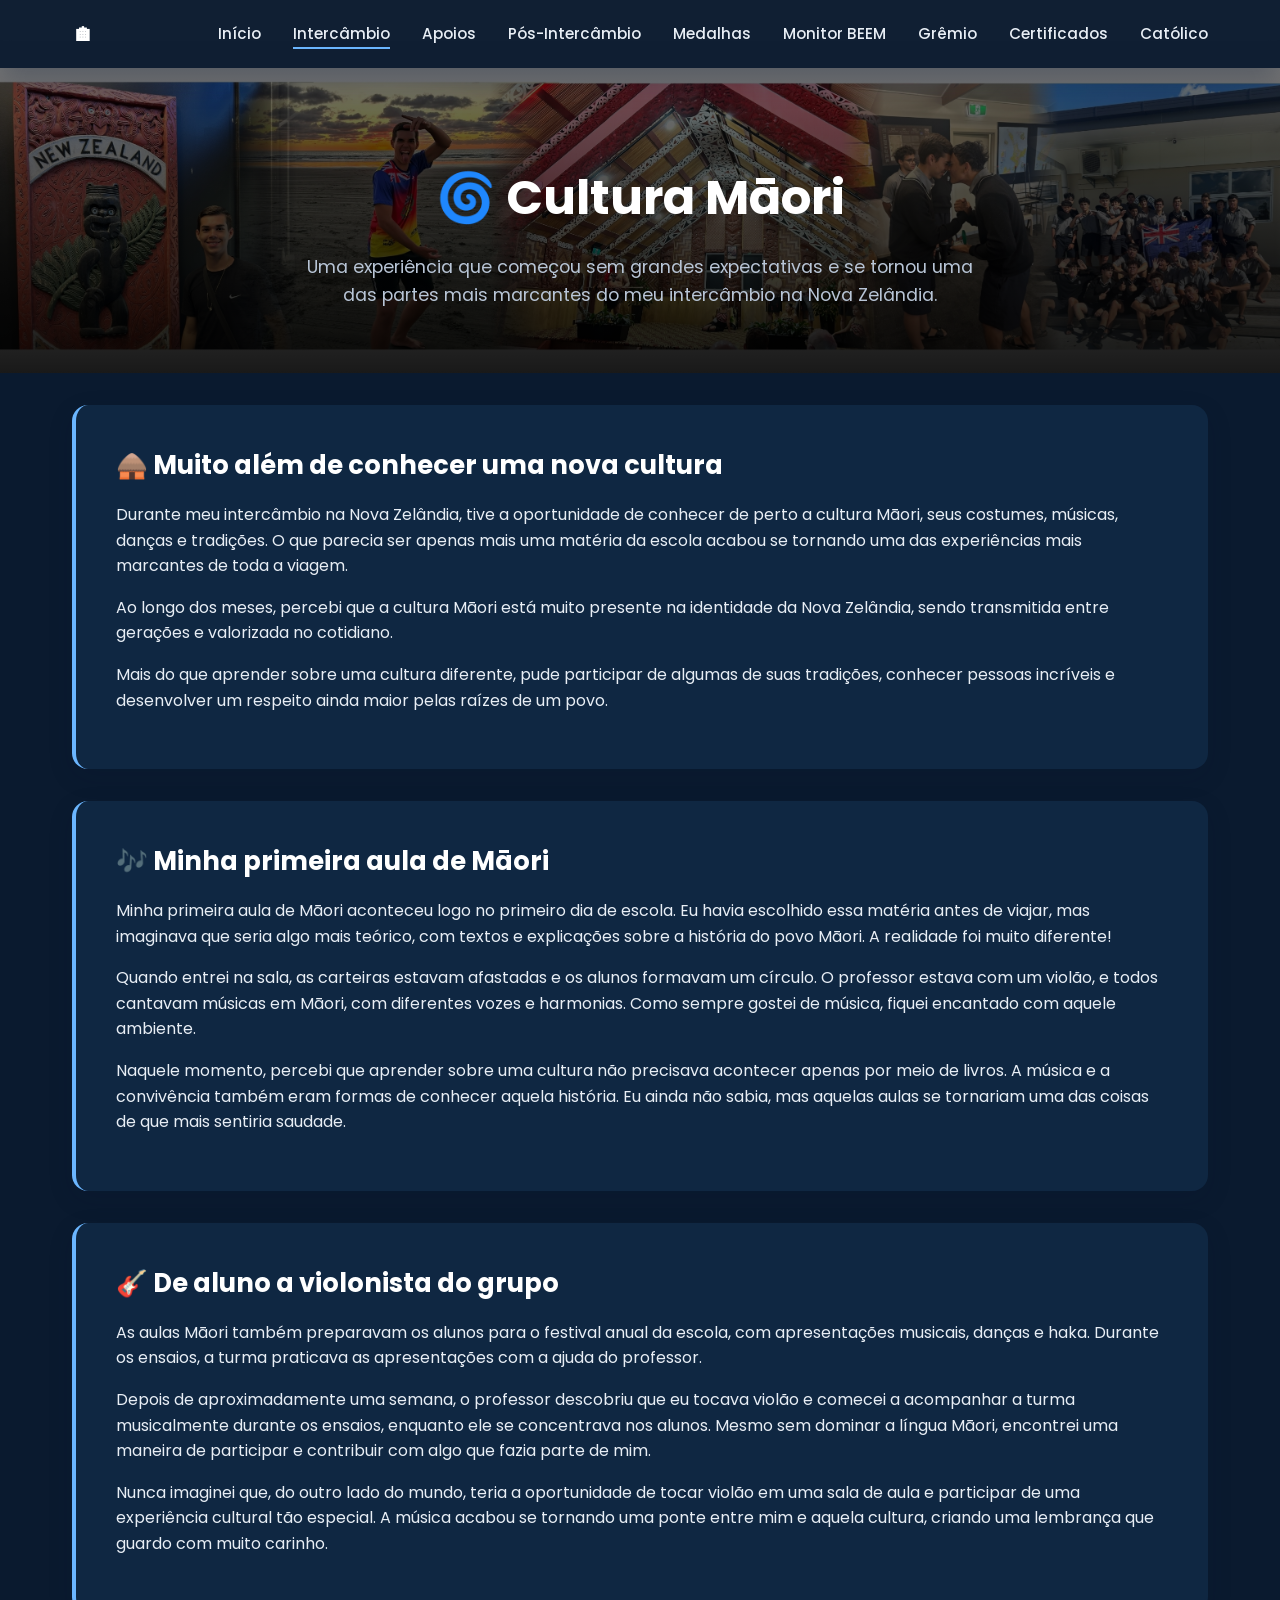
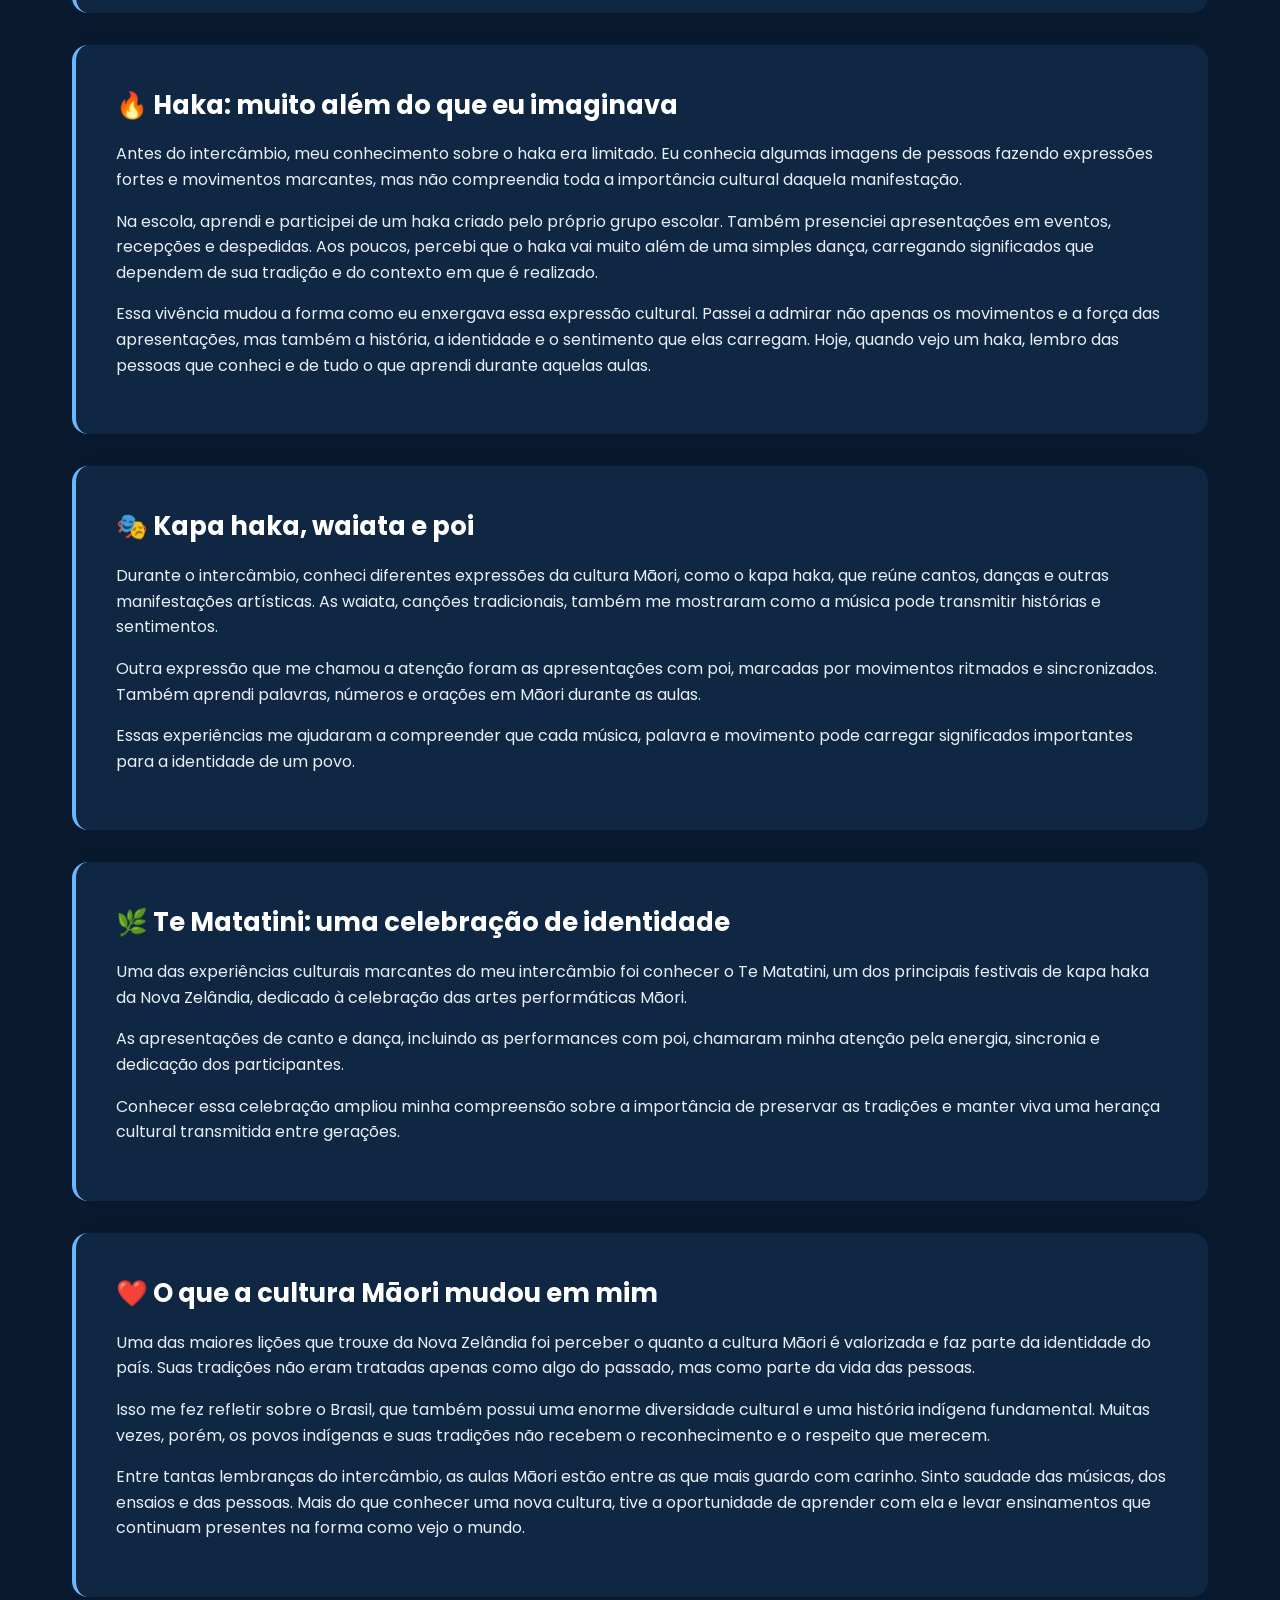
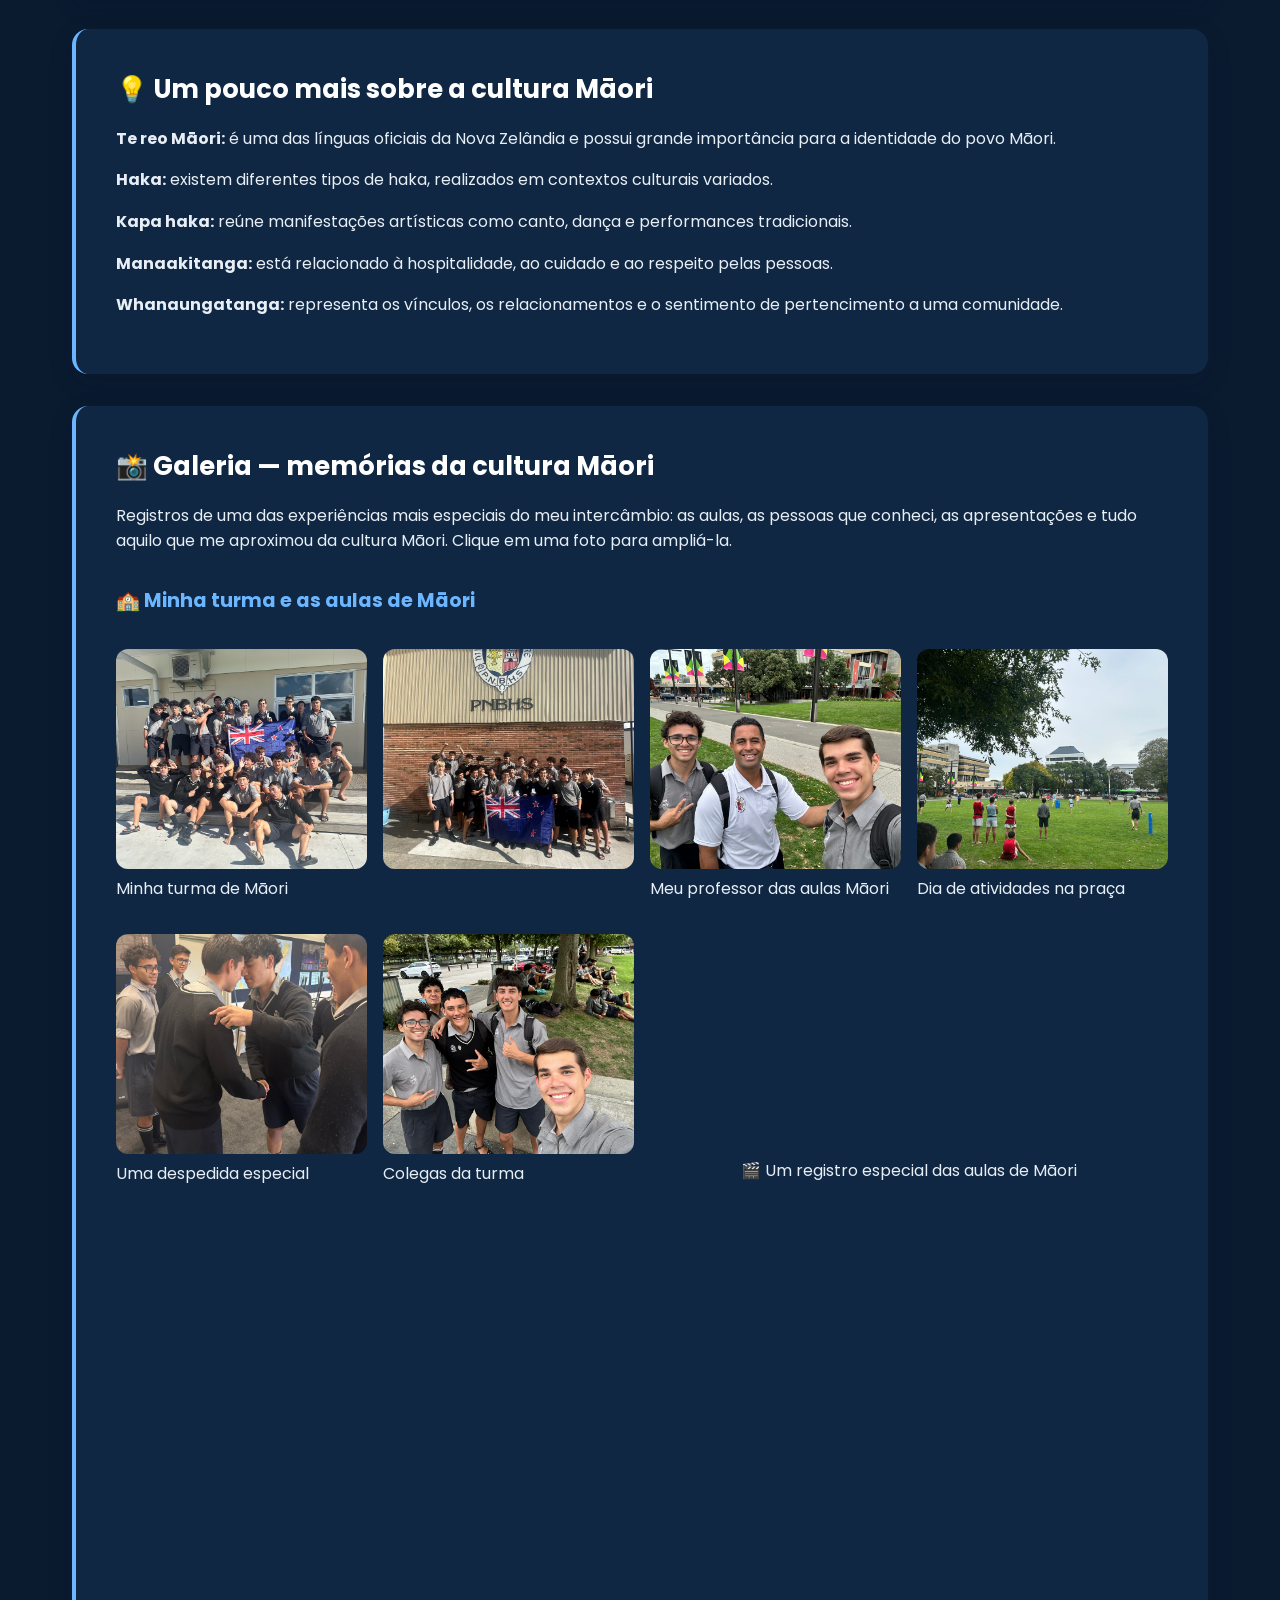
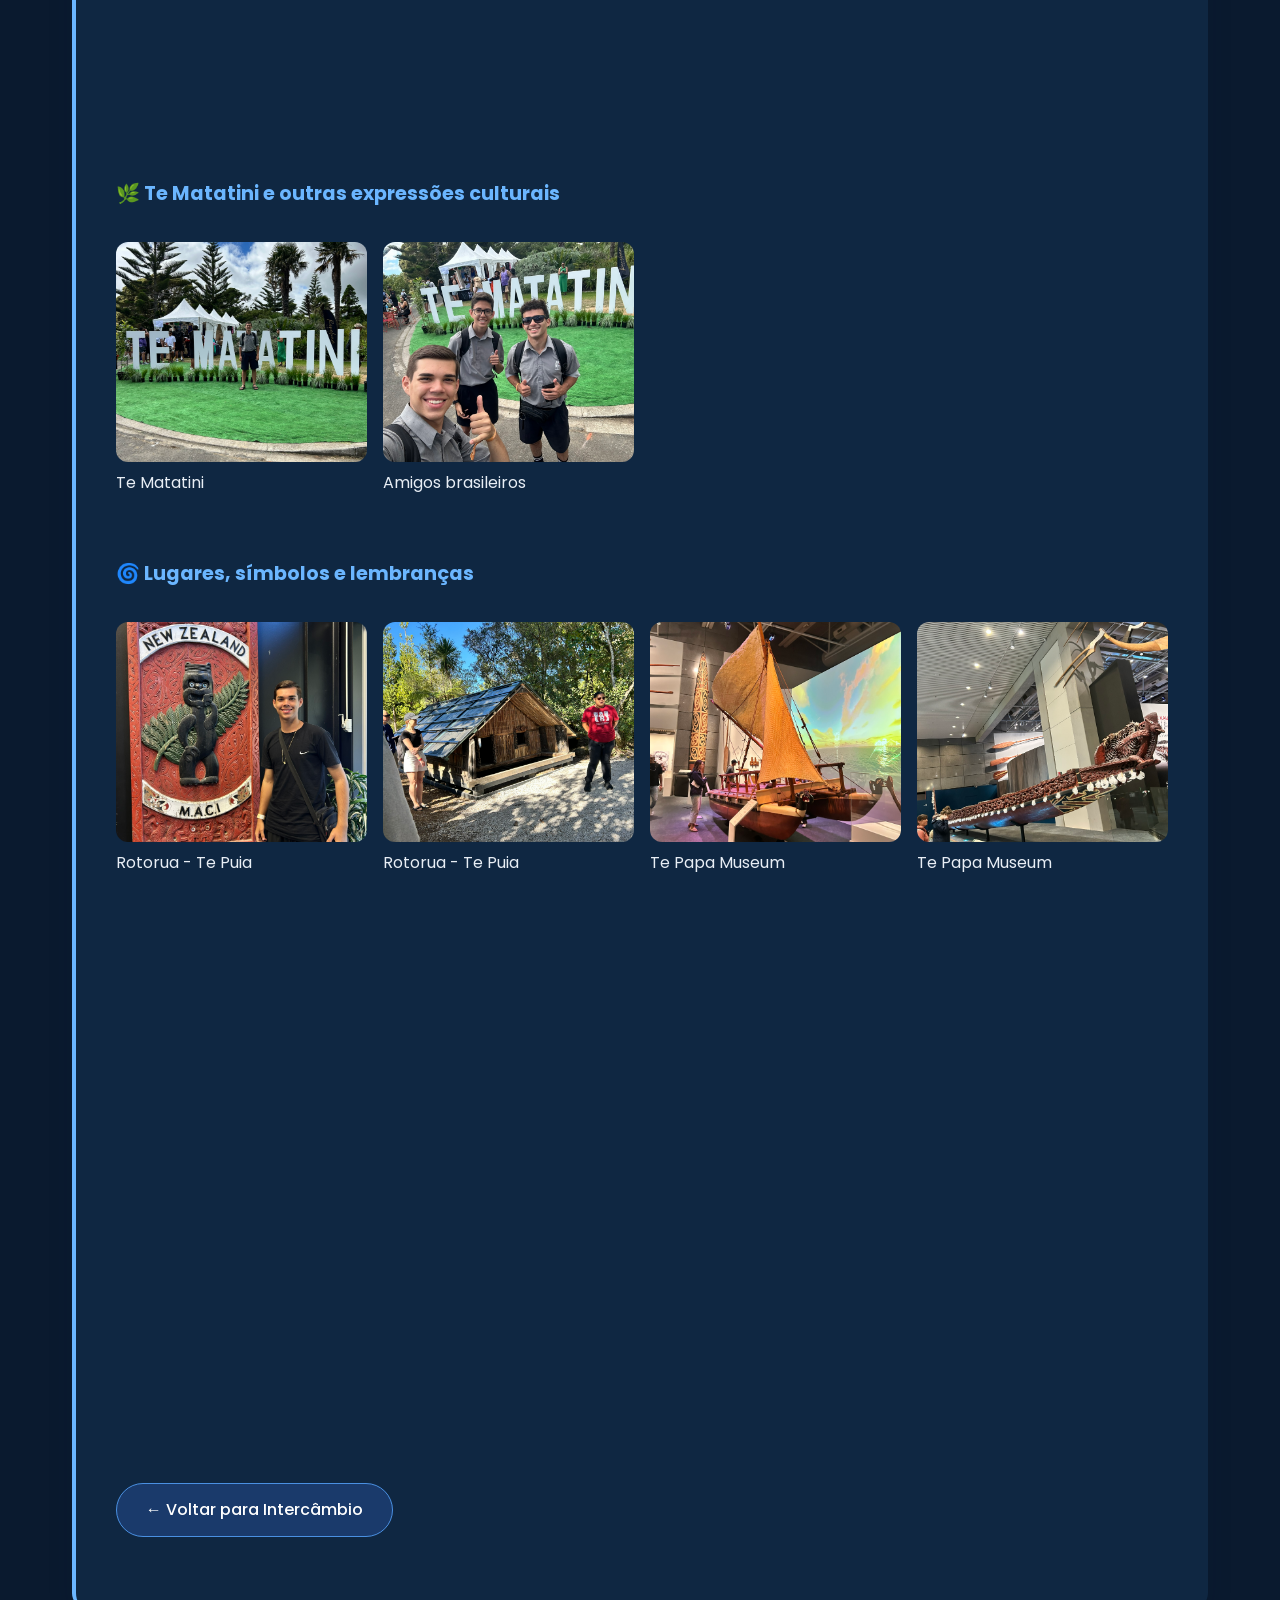
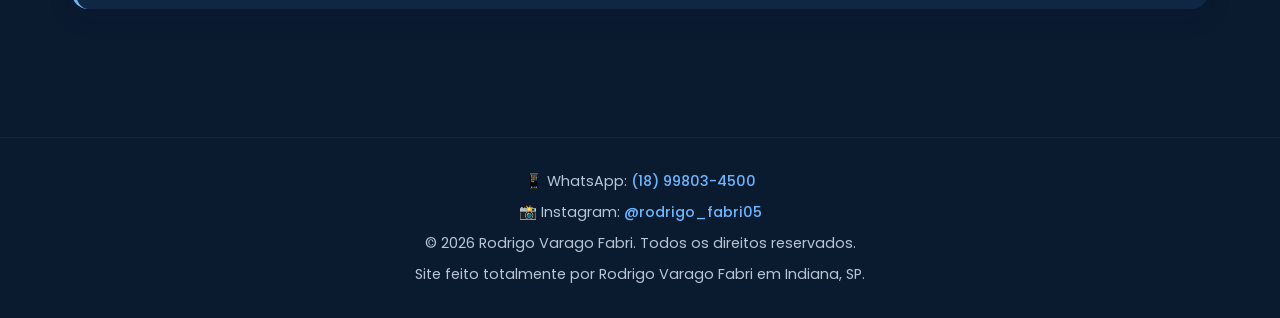
<file: pages/experiencias/maori.html>
<!DOCTYPE html>
<html lang="pt-BR">
<head>
  <meta charset="UTF-8" />
  <meta name="viewport" content="width=device-width, initial-scale=1.0" />
  <title>Cultura Māori | Rodrigo Varago Fabri</title>
  <meta name="description" content="Minha experiência com a cultura Māori durante meu intercâmbio na Nova Zelândia." />

  <link rel="preconnect" href="https://fonts.googleapis.com" />
  <link href="https://fonts.googleapis.com/css2?family=Poppins:wght@300;400;500;600;700&display=swap" rel="stylesheet" />
  <link rel="stylesheet" href="../../css/style.css" />
</head>

<body class="pagina-maori">

  <!-- HEADER -->
  <header class="header">
    <nav class="nav-container">
      <a href="../../index.html" class="logo">🏠︎<span></span></a>

      <button class="menu-toggle" aria-label="Abrir menu"
        onclick="document.querySelector('.nav-menu').classList.toggle('active')">☰</button>

      <ul class="nav-menu">
        <li><a href="../../index.html">Início</a></li>
        <li><a href="../intercambio.html" class="active">Intercâmbio</a></li>
        <li><a href="../apoio.html">Apoios</a></li>
        <li><a href="../pos-intercambio.html">Pós-Intercâmbio</a></li>
        <li><a href="../medalhas.html">Medalhas</a></li>
        <li><a href="../monitor.html">Monitor BEEM</a></li>
        <li><a href="../gremio.html">Grêmio</a></li>
        <li><a href="../certificados.html">Certificados</a></li>
        <li><a href="../catolico.html">Católico</a></li>
      </ul>
    </nav>
  </header>

  <!-- HERO -->
  <section class="page-hero hero-maori">
    <h1>🌀 Cultura Māori</h1>
    <p>
      Uma experiência que começou sem grandes expectativas e se tornou uma das partes
      mais marcantes do meu intercâmbio na Nova Zelândia.
    </p>
  </section>

  <!-- CONTEÚDO -->
  <main class="section">

    <!-- INTRODUÇÃO -->
    <div class="content-block">
      <h2>🛖 Muito além de conhecer uma nova cultura</h2>
           <p>
            Durante meu intercâmbio na Nova Zelândia, tive a oportunidade de conhecer
            de perto a cultura Māori, seus costumes, músicas, danças e tradições.
            O que parecia ser apenas mais uma matéria da escola acabou se tornando
            uma das experiências mais marcantes de toda a viagem.
            </p>

            <p>
            Ao longo dos meses, percebi que a cultura Māori está muito presente
            na identidade da Nova Zelândia, sendo transmitida entre gerações e
            valorizada no cotidiano.
            </p>

            <p>
            Mais do que aprender sobre uma cultura diferente, pude participar
            de algumas de suas tradições, conhecer pessoas incríveis e desenvolver
            um respeito ainda maior pelas raízes de um povo.
            </p>
    </div>

    <!-- PRIMEIRA AULA -->
    <div class="content-block">
      <h2>🎶 Minha primeira aula de Māori</h2>
      <p>
        Minha primeira aula de Māori aconteceu logo no primeiro dia de escola.
        Eu havia escolhido essa matéria antes de viajar, mas imaginava que
        seria algo mais teórico, com textos e explicações sobre a história
        do povo Māori. A realidade foi muito diferente!
        </p>

        <p>
        Quando entrei na sala, as carteiras estavam afastadas e os alunos
        formavam um círculo. O professor estava com um violão, e todos cantavam
        músicas em Māori, com diferentes vozes e harmonias. Como sempre gostei
        de música, fiquei encantado com aquele ambiente.
        </p>

        <p>
        Naquele momento, percebi que aprender sobre uma cultura não precisava
        acontecer apenas por meio de livros. A música e a convivência também
        eram formas de conhecer aquela história. Eu ainda não sabia, mas
        aquelas aulas se tornariam uma das coisas de que mais sentiria saudade.
        </p>
    </div>

    <!-- VIOLÃO -->
    <div class="content-block">
      <h2>🎸 De aluno a violonista do grupo</h2>
      <p>
        As aulas Māori também preparavam os alunos para o festival anual
        da escola, com apresentações musicais, danças e haka. Durante os
        ensaios, a turma praticava as apresentações com a ajuda do professor.
        </p>

        <p>
        Depois de aproximadamente uma semana, o professor descobriu que eu
        tocava violão e comecei a acompanhar a turma musicalmente durante
        os ensaios, enquanto ele se concentrava nos alunos. Mesmo sem dominar
        a língua Māori, encontrei uma maneira de participar e contribuir
        com algo que fazia parte de mim.
        </p>

        <p>
        Nunca imaginei que, do outro lado do mundo, teria a oportunidade
        de tocar violão em uma sala de aula e participar de uma experiência
        cultural tão especial. A música acabou se tornando uma ponte entre
        mim e aquela cultura, criando uma lembrança que guardo com muito carinho.
        </p>
    </div>

    <!-- HAKA -->
    <div class="content-block">
      <h2>🔥 Haka: muito além do que eu imaginava</h2>
        <p>
        Antes do intercâmbio, meu conhecimento sobre o haka era limitado.
        Eu conhecia algumas imagens de pessoas fazendo expressões fortes
        e movimentos marcantes, mas não compreendia toda a importância
        cultural daquela manifestação.
        </p>

        <p>
        Na escola, aprendi e participei de um haka criado pelo próprio grupo
        escolar. Também presenciei apresentações em eventos, recepções e
        despedidas. Aos poucos, percebi que o haka vai muito além de uma
        simples dança, carregando significados que dependem de sua tradição
        e do contexto em que é realizado.
        </p>

        <p>
        Essa vivência mudou a forma como eu enxergava essa expressão cultural.
        Passei a admirar não apenas os movimentos e a força das apresentações,
        mas também a história, a identidade e o sentimento que elas carregam.
        Hoje, quando vejo um haka, lembro das pessoas que conheci e de tudo
        o que aprendi durante aquelas aulas.
        </p>
    </div>

    <!-- KAPA HAKA -->
    <div class="content-block">
      <h2>🎭 Kapa haka, waiata e poi</h2>
        <p>
        Durante o intercâmbio, conheci diferentes expressões da cultura Māori,
        como o kapa haka, que reúne cantos, danças e outras manifestações
        artísticas. As waiata, canções tradicionais, também me mostraram
        como a música pode transmitir histórias e sentimentos.
        </p>

        <p>
        Outra expressão que me chamou a atenção foram as apresentações com
        poi, marcadas por movimentos ritmados e sincronizados. Também aprendi
        palavras, números e orações em Māori durante as aulas.
        </p>

        <p>
        Essas experiências me ajudaram a compreender que cada música,
        palavra e movimento pode carregar significados importantes para
        a identidade de um povo.
        </p>
    </div>

    <!-- TE MATATINI -->
    <div class="content-block">
      <h2>🌿 Te Matatini: uma celebração de identidade</h2>
        <p>
        Uma das experiências culturais marcantes do meu intercâmbio foi
        conhecer o Te Matatini, um dos principais festivais de kapa haka
        da Nova Zelândia, dedicado à celebração das artes performáticas Māori.
        </p>

        <p>
        As apresentações de canto e dança, incluindo as performances com
        poi, chamaram minha atenção pela energia, sincronia e dedicação
        dos participantes.
        </p>

        <p>
        Conhecer essa celebração ampliou minha compreensão sobre a importância
        de preservar as tradições e manter viva uma herança cultural
        transmitida entre gerações.
        </p>
    </div>

    <!-- APRENDIZADOS -->
    <div class="content-block">
      <h2>❤️ O que a cultura Māori mudou em mim</h2>
        <p>
        Uma das maiores lições que trouxe da Nova Zelândia foi perceber
        o quanto a cultura Māori é valorizada e faz parte da identidade
        do país. Suas tradições não eram tratadas apenas como algo do passado,
        mas como parte da vida das pessoas.
        </p>

        <p>
        Isso me fez refletir sobre o Brasil, que também possui uma enorme
        diversidade cultural e uma história indígena fundamental. Muitas
        vezes, porém, os povos indígenas e suas tradições não recebem
        o reconhecimento e o respeito que merecem.
        </p>

        <p>
        Entre tantas lembranças do intercâmbio, as aulas Māori estão entre
        as que mais guardo com carinho. Sinto saudade das músicas, dos ensaios
        e das pessoas. Mais do que conhecer uma nova cultura, tive a oportunidade
        de aprender com ela e levar ensinamentos que continuam presentes
        na forma como vejo o mundo.
        </p>
    </div>

    <!-- CURIOSIDADES -->
    <div class="content-block">
      <h2>💡 Um pouco mais sobre a cultura Māori</h2>

            <p>
        <strong>Te reo Māori:</strong> é uma das línguas oficiais da Nova Zelândia
        e possui grande importância para a identidade do povo Māori.
        </p>

        <p>
        <strong>Haka:</strong> existem diferentes tipos de haka, realizados
        em contextos culturais variados.
        </p>

        <p>
        <strong>Kapa haka:</strong> reúne manifestações artísticas como canto,
        dança e performances tradicionais.
        </p>

        <p>
        <strong>Manaakitanga:</strong> está relacionado à hospitalidade,
        ao cuidado e ao respeito pelas pessoas.
        </p>

        <p>
        <strong>Whanaungatanga:</strong> representa os vínculos, os relacionamentos
        e o sentimento de pertencimento a uma comunidade.
        </p>

    </div>


    <!-- GALERIA -->
    <div class="content-block">
      <h2>📸 Galeria — memórias da cultura Māori</h2>
      <p style="margin-bottom: 2rem;">
        Registros de uma das experiências mais especiais do meu intercâmbio: as aulas,
        as pessoas que conheci, as apresentações e tudo aquilo que me aproximou da cultura
        Māori. Clique em uma foto para ampliá-la.
      </p>

      
      
      <h3 style="margin: 2rem 0 1rem;">🏫 Minha turma e as aulas de Māori</h3>

      <div class="gallery">

        <!-- PRIMEIRA LINHA: 4 FOTOS -->
        <div class="gallery-card">
          <img src="../../images/maori/maori1.jpg" class="gallery-item" alt="Minha turma de Māori" loading="lazy">
          <p class="gallery-caption">Minha turma de Māori</p>
        </div>

        <div class="gallery-card">
          <img src="../../images/maori/maori2.jpg" class="gallery-item" alt="Colegas durante a aula de Māori" loading="lazy">
          <p class="gallery-caption"></p>
        </div>

        <div class="gallery-card">
          <img src="../../images/maori/maori3.jpg" class="gallery-item" alt="Professor de Māori e alunos" loading="lazy">
          <p class="gallery-caption">Meu professor das aulas Māori</p>
        </div>

        <div class="gallery-card">
          <img src="../../images/maori/maori4.jpg" class="gallery-item" alt="Registro de uma atividade da aula de Māori" loading="lazy">
          <p class="gallery-caption">Dia de atividades na praça</p>
        </div>

        <!-- SEGUNDA LINHA: 2 FOTOS -->
        <div class="gallery-card">
          <img src="../../images/maori/maori5.jpg" class="gallery-item" alt="Momento de despedida da turma de Māori" loading="lazy">
          <p class="gallery-caption">Uma despedida especial</p>
        </div>

        <div class="gallery-card">
          <img src="../../images/maori/maori6.jpg" class="gallery-item" alt="Registro das aulas de Māori" loading="lazy">
          <p class="gallery-caption">Colegas da turma</p>
        </div>

        <!-- VÍDEO EM DESTAQUE: 2 ESPAÇOS -->
        <div class="gallery-card video-feature">
          <div class="maori-video">
            <iframe
              src="https://www.youtube.com/embed/I6FyOoY19io?si=9-DWHXUb7vpsygRr&enablejsapi=1"
              title="Minha experiência nas aulas de Māori"
              loading="lazy"
              allow="accelerometer; autoplay; clipboard-write; encrypted-media; gyroscope; picture-in-picture; web-share"
              referrerpolicy="strict-origin-when-cross-origin"
              allowfullscreen>
            </iframe>
          </div>
          <p class="gallery-caption">🎬 Um registro especial das aulas de Māori</p>
        </div>

  
      
      <!-- SEGUNDA LINHA: 3 VÍDEOS VERTICAIS -->
      <div class="video-row">

        <div class="video-item">
          <div class="youtube-video vertical">
            <iframe
              src="https://www.youtube.com/embed/Ba6NAchCYvQ?si=W8DqJBhdhLD9HX34&enablejsapi=1"
              title="Vídeo 1"
              loading="lazy"
              allow="accelerometer; autoplay; clipboard-write; encrypted-media; gyroscope; picture-in-picture; web-share; fullscreen"
              allowfullscreen>
            </iframe>
          </div>
        </div>

        <div class="video-item">
          <div class="youtube-video vertical">
            <iframe
              src="https://www.youtube.com/embed/Kpt3fEGLJzw?si=MCcyDZSe11ZQwzLI&enablejsapi=1"
              title="Vídeo 2"
              loading="lazy"
              allow="accelerometer; autoplay; clipboard-write; encrypted-media; gyroscope; picture-in-picture; web-share; fullscreen"
              allowfullscreen>
            </iframe>
          </div>
        </div>

        <div class="video-item">
          <div class="youtube-video vertical">
            <iframe
              src="https://www.youtube.com/embed/y1nGXHBxOkg?si=kU4dpAqYIupvy1n8&enablejsapi=1"
              title="Vídeo 3"
              loading="lazy"
              allow="accelerometer; autoplay; clipboard-write; encrypted-media; gyroscope; picture-in-picture; web-share; fullscreen"
              allowfullscreen>
            </iframe>
          </div>
        </div>

</div>
</div>


      <h3 style="margin: 3rem 0 1rem;">🌿 Te Matatini e outras expressões culturais</h3>
      
      <div class="gallery">

        <div class="gallery-card">
          <img src="../../images/maori/maori7.jpg" class="gallery-item" alt="Registro de uma atividade da aula de Māori" loading="lazy">
          <p class="gallery-caption">Te Matatini</p>
        </div>

        <div class="gallery-card">
          <img src="../../images/maori/maori8.jpg" class="gallery-item" alt="Registro de uma atividade da aula de Māori" loading="lazy">
          <p class="gallery-caption">Amigos brasileiros</p>
        </div>

       <!-- VÍDEO EM DESTAQUE: 2 ESPAÇOS -->
        <div class="gallery-card video-feature">
          <div class="maori-video">
            <iframe
              src="https://www.youtube.com/embed/rgSxJy0Pfok?si=9-DWHXUb7vpsygRr&enablejsapi=1"
              title="Minha experiência nas aulas de Māori"
              loading="lazy"
              allow="accelerometer; autoplay; clipboard-write; encrypted-media; gyroscope; picture-in-picture; web-share"
              referrerpolicy="strict-origin-when-cross-origin"
              allowfullscreen>
            </iframe>
          </div>
        </div>
    
      </div>

      <h3 style="margin: 3rem 0 1rem;">🌀 Lugares, símbolos e lembranças</h3>
      <div class="gallery">
        
        <div class="gallery-card">
          <img src="../../images/maori/maori9.jpg" class="gallery-item" alt="Registro de uma atividade da aula de Māori" loading="lazy">
          <p class="gallery-caption">Rotorua - Te Puia</p>
        </div>

        <div class="gallery-card">
          <img src="../../images/maori/maori10.jpg" class="gallery-item" alt="Registro de uma atividade da aula de Māori" loading="lazy">
          <p class="gallery-caption">Rotorua - Te Puia</p>
        </div>
        
        <div class="gallery-card">
          <img src="../../images/maori/maori11.jpg" class="gallery-item" alt="Registro de uma atividade da aula de Māori" loading="lazy">
          <p class="gallery-caption">Te Papa Museum</p>
        </div>

        <div class="gallery-card">
          <img src="../../images/maori/maori12.jpg" class="gallery-item" alt="Registro de uma atividade da aula de Māori" loading="lazy">
          <p class="gallery-caption">Te Papa Museum</p>
        </div>

      <!-- SEGUNDA LINHA: 3 VÍDEOS VERTICAIS -->
      <div class="video-row">

        <div class="video-item">
          <div class="youtube-video vertical">
            <iframe
              src="https://www.youtube.com/embed/coSdHouYgdo?si=xPBK-n2p4yU3R2Bp&enablejsapi=1"
              title="Vídeo 1"
              loading="lazy"
              allow="accelerometer; autoplay; clipboard-write; encrypted-media; gyroscope; picture-in-picture; web-share; fullscreen"
              allowfullscreen>
            </iframe>
          </div>
        </div>

        <div class="video-item">
          <div class="youtube-video vertical">
            <iframe
              src="https://www.youtube.com/embed/g9MVBTE1xRQ?si=HDJY-KcojXhBcG4O&enablejsapi=1"
              title="Vídeo 2"
              loading="lazy"
allow="accelerometer; autoplay; clipboard-write; encrypted-media; gyroscope; picture-in-picture; web-share; fullscreen"
allowfullscreen>
            </iframe>
          </div>
        </div>

        <div class="video-item">
          <div class="youtube-video vertical">
            <iframe
              src="https://www.youtube.com/embed/Xx4fPsCKcOA?si=0tMIHqRLCNuBGMyq&enablejsapi=1"
              title="Vídeo 3"
              loading="lazy"
allow="accelerometer; autoplay; clipboard-write; encrypted-media; gyroscope; picture-in-picture; web-share; fullscreen"
allowfullscreen>
            </iframe>
          </div>
        </div>
      </div>

    </div>

    <!-- VOLTAR -->
    <a href="../intercambio.html" class="btn-back">← Voltar para Intercâmbio</a>
  </main>

  <!-- FOOTER -->
  <footer class="footer">
    <div class="contato">
      <p>📱 WhatsApp:
        <a href="https://wa.me/5518998034500" target="_blank" rel="noopener noreferrer">(18) 99803-4500</a>
      </p>
      <p>📸 Instagram:
        <a href="https://instagram.com/rodrigo_fabri05" target="_blank" rel="noopener noreferrer">@rodrigo_fabri05</a>
      </p>
    </div>
    <p>© 2026 Rodrigo Varago Fabri. Todos os direitos reservados.</p>
    <p>Site feito totalmente por Rodrigo Varago Fabri em Indiana, SP.</p>
  </footer>

  <!-- MODAL DE IMAGEM -->
  <div id="imageModal" class="image-modal">
    <span class="close-modal" aria-label="Fechar imagem">&times;</span>
    <div class="zoom-controls">
      <button id="zoomIn" aria-label="Aumentar zoom">+</button>
      <button id="zoomOut" aria-label="Diminuir zoom">−</button>
    </div>
    <img id="modalImage" class="modal-image" alt="Imagem ampliada" />
  </div>

  <!-- JAVASCRIPT DA GALERIA -->
  <script>
    const modal = document.getElementById("imageModal");
    const modalImg = document.getElementById("modalImage");
    const zoomInBtn = document.getElementById("zoomIn");
    const zoomOutBtn = document.getElementById("zoomOut");

    let scale = 1;
    let isDragging = false;
    let startX = 0;
    let startY = 0;
    let translateX = 0;
    let translateY = 0;

    function updateTransform() {
      modalImg.style.transform =
        `translate(calc(-50% + ${translateX}px), calc(-50% + ${translateY}px)) scale(${scale})`;
    }

    document.querySelectorAll(".gallery-item").forEach(img => {
      img.addEventListener("click", () => {
        modal.style.display = "flex";
        modalImg.src = img.src;
        modalImg.alt = img.alt || "Imagem ampliada";
        scale = 1;
        translateX = 0;
        translateY = 0;
        updateTransform();
      });
    });

    modalImg.ondragstart = () => false;

    document.querySelector(".close-modal").onclick = () => {
      modal.style.display = "none";
    };

    modal.onclick = (e) => {
      if (e.target === modal) modal.style.display = "none";
    };

    zoomInBtn.onclick = (e) => {
      e.stopPropagation();
      scale += 0.2;
      updateTransform();
    };

    zoomOutBtn.onclick = (e) => {
      e.stopPropagation();
      if (scale > 0.4) scale -= 0.2;
      updateTransform();
    };

    modalImg.addEventListener("wheel", (e) => {
      e.preventDefault();
      scale += e.deltaY < 0 ? 0.1 : -0.1;
      if (scale < 0.4) scale = 0.4;
      updateTransform();
    }, { passive: false });

    modalImg.addEventListener("mousedown", (e) => {
      e.preventDefault();
      isDragging = true;
      startX = e.clientX - translateX;
      startY = e.clientY - translateY;
      modalImg.style.cursor = "grabbing";
    });

    document.addEventListener("mousemove", (e) => {
      if (!isDragging) return;
      translateX = e.clientX - startX;
      translateY = e.clientY - startY;
      updateTransform();
    });

    document.addEventListener("mouseup", () => {
      isDragging = false;
      modalImg.style.cursor = "grab";
    });

    document.addEventListener("keydown", (e) => {
      if (e.key === "Escape") modal.style.display = "none";
    });




// CONTROLE DOS VÍDEOS: PAUSA OS OUTROS AUTOMATICAMENTE
const youtubePlayers = [];
const readyPlayers = new Set();

window.onYouTubeIframeAPIReady = function () {
  const videos = document.querySelectorAll(
    ".video-feature iframe, .video-row iframe"
  );

  videos.forEach((iframe) => {
    const player = new YT.Player(iframe, {
      events: {
        onReady: function (event) {
          readyPlayers.add(event.target);
        },

        onStateChange: function (event) {
          if (event.data === YT.PlayerState.PLAYING) {
            readyPlayers.forEach((otherPlayer) => {
              if (otherPlayer !== event.target) {
                otherPlayer.pauseVideo();
              }
            });
          }
        }
      }
    });

    youtubePlayers.push(player);
  });
};

// CARREGA A API OFICIAL DO YOUTUBE
const youtubeScript = document.createElement("script");
youtubeScript.src = "https://www.youtube.com/iframe_api";
document.head.appendChild(youtubeScript);



  </script>
</body>
</html>
</file>
<file: css/style.css>
/* ============================================
   PORTFÓLIO - RODRIGO VARAGO FABRI
   Tema: Azul escuro elegante
   Fontes: Poppins (Google Fonts)
   ============================================ */

/* RESET BÁSICO */
* {
  margin: 0;
  padding: 0;
  box-sizing: border-box;
}

html {
  scroll-behavior: smooth;
}

/* VARIÁVEIS DE COR (paleta azul escuro elegante) */
:root {
  --azul-profundo: #0a1a2f;
  --azul-escuro: #0f2742;
  --azul-medio: #1a3a6b;
  --azul-claro: #4a90e2;
  --azul-acento: #6bb6ff;
  --dourado: #f4c430;
  --branco: #ffffff;
  --cinza-claro: #e8eef5;
  --cinza-texto: #b8c5d6;
  --sombra: 0 10px 30px rgba(0, 20, 50, 0.3);
  --sombra-card: 0 8px 24px rgba(0, 20, 50, 0.15);
  --transicao: all 0.3s ease;
}

body {
  font-family: 'Poppins', 'Montserrat', sans-serif;
  background-color: var(--azul-profundo);
  color: var(--cinza-claro);
  line-height: 1.6;
  overflow-x: hidden;
}

/* ============================================
   HEADER / MENU FIXO
   ============================================ */
.header {
  position: fixed;
  top: 0;
  left: 0;
  width: 100%;
  background: rgba(10, 26, 47, 0.95);
  backdrop-filter: blur(10px);
  z-index: 1000;
  box-shadow: var(--sombra);
  padding: 1rem 0;
}

.nav-container {
  max-width: 1200px;
  margin: 0 auto;
  padding: 0 2rem;
  display: flex;
  justify-content: space-between;
  align-items: center;
}

.logo {
  font-size: 1.4rem;
  font-weight: 700;
  color: var(--branco);
  text-decoration: none;
  letter-spacing: 1px;
}

.logo span {
  color: var(--azul-acento);
}

.nav-menu {
  display: flex;
  list-style: none;
  gap: 2rem;
}

.nav-menu a {
  color: var(--cinza-claro);
  text-decoration: none;
  font-weight: 500;
  font-size: 0.95rem;
  transition: var(--transicao);
  position: relative;
}

.nav-menu a::after {
  content: '';
  position: absolute;
  bottom: -5px;
  left: 0;
  width: 0;
  height: 2px;
  background: var(--azul-acento);
  transition: var(--transicao);
}

.nav-menu a:hover {
  color: var(--azul-acento);
}

.nav-menu a:hover::after,
.nav-menu a.active::after {
  width: 100%;
}

/* MENU MOBILE */
.menu-toggle {
  display: none;
  background: none;
  border: none;
  color: var(--branco);
  font-size: 1.8rem;
  cursor: pointer;
}

/* ============================================
   HERO SECTION (Página Inicial)
   ============================================ */
.hero {
  min-height: 100vh;
  display: flex;
  align-items: center;
  justify-content: center;
  padding: 8rem 2rem 4rem;
  background: linear-gradient(135deg, var(--azul-profundo) 0%, var(--azul-escuro) 50%, var(--azul-medio) 100%);
  position: relative;
  overflow: hidden;
}

.hero::before {
  content: '';
  position: absolute;
  top: -50%;
  right: -20%;
  width: 600px;
  height: 600px;
  background: radial-gradient(circle, rgba(74, 144, 226, 0.15) 0%, transparent 70%);
  border-radius: 50%;
}

.hero-content {
  max-width: 1200px;
  display: grid;
  grid-template-columns: 1fr 1fr;
  gap: 4rem;
  align-items: center;
  position: relative;
  z-index: 1;
}

.hero-text h1 {
  font-size: 3.5rem;
  font-weight: 700;
  color: var(--branco);
  margin-bottom: 1rem;
  line-height: 1.2;
  animation: fadeInUp 0.8s ease;
}

/* ============================================
   Distância "OLÁ..." de "INDIANA..."
   ============================================ */
.hero-text .location {
  margin-bottom: 1rem;
  display: inline-block;
}

.hero-text h1 span {
  background: linear-gradient(135deg, var(--azul-acento), var(--dourado));
  -webkit-background-clip: text;
  -webkit-text-fill-color: transparent;
  background-clip: text;
}

.hero-text .subtitle {
  font-size: 1.2rem;
  color: var(--cinza-texto);
  margin-bottom: 2rem;
  animation: fadeInUp 1s ease;
}

.hero-text .location {
  display: inline-flex;
  align-items: center;
  gap: 0.5rem;
  background: rgba(74, 144, 226, 0.15);
  padding: 0.5rem 1.2rem;
  border-radius: 30px;
  font-size: 0.9rem;
  color: var(--azul-acento);
  border: 1px solid rgba(74, 144, 226, 0.3);
  animation: fadeInUp 1.2s ease;
}

/* FOTO HERO - espaço para imagem */
.hero-image {
  display: flex;
  justify-content: center;
  animation: fadeIn 1.5s ease;
}

.hero-image .photo-frame {
  width: 380px;
  height: 380px;
  border-radius: 50%;
  background: linear-gradient(135deg, var(--azul-medio), var(--azul-claro));
  display: flex;
  align-items: center;
  justify-content: center;
  border: 5px solid rgba(74, 144, 226, 0.3);
  box-shadow: 0 20px 60px rgba(74, 144, 226, 0.3);
  overflow: hidden;

  /* SUA FOTO */
  background-image: url('../images/perfil.jpg');
  background-size: cover;
  background-position: center;
}

/* ============================================
   SEÇÃO SOBRE MIM
   ============================================ */
.section {
  padding: 2rem 2rem;
  max-width: 1200px;
  margin: 0 auto;
}

.section-title {
  font-size: 2.5rem;
  color: var(--branco);
  margin-bottom: 1rem;
  text-align: center;
  position: relative;
}

.section-title::after {
  content: '';
  display: block;
  width: 60px;
  height: 4px;
  background: linear-gradient(90deg, var(--azul-acento), var(--dourado));
  margin: 1rem auto 0;
  border-radius: 2px;
}

.section-subtitle {
  text-align: center;
  color: var(--cinza-texto);
  margin-bottom: 3rem;
  font-size: 1.1rem;
}

.about-content {
  background: var(--azul-escuro);
  padding: 3rem;
  border-radius: 20px;
  box-shadow: var(--sombra);
  border-left: 4px solid var(--azul-acento);
}

.about-content p {
  margin-bottom: 1rem;
  font-size: 1.05rem;
  color: var(--cinza-claro);
}

.about-highlights {
  display: grid;
  grid-template-columns: repeat(auto-fit, minmax(220px, 1fr));
  gap: 1.5rem;
  margin-top: 2rem;
}

.highlight-item {
  background: rgba(74, 144, 226, 0.1);
  padding: 1.5rem;
  border-radius: 12px;
  border: 1px solid rgba(74, 144, 226, 0.2);
  transition: var(--transicao);
}

.highlight-item:hover {
  transform: translateY(-5px);
  background: rgba(74, 144, 226, 0.15);
  border-color: var(--azul-acento);
}

.highlight-item .icon {
  font-size: 2rem;
  margin-bottom: 0.5rem;
}

.highlight-item h4 {
  color: var(--branco);
  margin-bottom: 0.3rem;
  font-size: 1rem;
}

.highlight-item p {
  font-size: 0.85rem;
  color: var(--cinza-texto);
  margin: 0;
}

/* ============================================
   GRID DE CARDS (navegação para outras páginas)
   ============================================ */
.cards-grid {
  display: grid;
  grid-template-columns: repeat(auto-fit, minmax(280px, 1fr));
  gap: 2rem;
  margin-top: 3rem;
}

.card {
  background: linear-gradient(145deg, var(--azul-escuro), var(--azul-medio));
  padding: 2.5rem 2rem;
  border-radius: 16px;
  text-align: center;
  text-decoration: none;
  color: var(--cinza-claro);
  transition: var(--transicao);
  box-shadow: var(--sombra-card);
  border: 1px solid rgba(74, 144, 226, 0.15);
  position: relative;
  overflow: hidden;
}

.card::before {
  content: '';
  position: absolute;
  top: 0;
  left: -100%;
  width: 100%;
  height: 100%;
  background: linear-gradient(90deg, transparent, rgba(74, 144, 226, 0.15), transparent);
  transition: left 0.6s ease;
}

.card:hover::before {
  left: 100%;
}

.card:hover {
  transform: translateY(-10px);
  box-shadow: 0 20px 40px rgba(74, 144, 226, 0.25);
  border-color: var(--azul-acento);
}

.card .card-icon {
  font-size: 3rem;
  margin-bottom: 1rem;
  display: inline-block;
  transition: var(--transicao);
}

.card:hover .card-icon {
  transform: scale(1.15) rotate(-5deg);
}

.card h3 {
  color: var(--branco);
  margin-bottom: 0.5rem;
  font-size: 1.3rem;
}

.card p {
  font-size: 0.9rem;
  color: var(--cinza-texto);
}

/* ============================================
   PÁGINAS INTERNAS - CONTEÚDO
   ============================================ */
.page-hero {
  padding: 10rem 2rem 4rem;
  text-align: center;
  background: linear-gradient(135deg, var(--azul-escuro), var(--azul-medio));
  position: relative;
}

.page-hero h1 {
  font-size: 3rem;
  color: var(--branco);
  margin-bottom: 1rem;
}

.page-hero p {
  color: var(--cinza-texto);
  font-size: 1.1rem;
  max-width: 700px;
  margin: 0 auto;
}

.content-block {
  background: var(--azul-escuro);
  padding: 2.5rem;
  border-radius: 16px;
  margin-bottom: 2rem;
  box-shadow: var(--sombra-card);
  border-left: 4px solid var(--azul-acento);
  transition: var(--transicao);
}

.content-block:hover {
  transform: translateX(5px);
  border-left-color: var(--dourado);
}

.content-block h2 {
  color: var(--branco);
  margin-bottom: 1rem;
  font-size: 1.6rem;
  display: flex;
  align-items: center;
  gap: 0.7rem;
}

.content-block h3 {
  color: var(--azul-acento);
  margin: 0rem 0 0.8rem;
  font-size: 1.2rem;
}

.content-block p {
  color: var(--cinza-claro);
  margin-bottom: 1rem;
}

.content-block ul {
  margin-left: 1.5rem;
  color: var(--cinza-claro);
}

.content-block ul li {
  margin-bottom: 0.5rem;
}

/* GALERIA DE IMAGENS */
.gallery {
  display: grid;
  grid-template-columns: repeat(auto-fill, minmax(220px, 1fr));
  gap: 1rem;
  margin: 2rem 0;
}

.gallery-item {
  width: 100%;
  height: 220px; /* altura padrão */
  object-fit: cover; /* MUITO IMPORTANTE */
  border-radius: 12px;
  transition: var(--transicao);
  cursor: zoom-in;
}

.gallery-item:hover {
  transform: scale(1.05);
  box-shadow: 0 10px 30px rgba(74, 144, 226, 0.4);
}

/* MEDALHAS */

.medals-grid {
  display: grid;
  grid-template-columns: repeat(4, minmax(0, 1fr));
  gap: 1.5rem;
  align-items: stretch;
}

/* Tablets e telas médias */
@media (max-width: 1000px) {
  .medals-grid {
    grid-template-columns: repeat(2, minmax(0, 1fr));
  }
}

/* Celulares */
@media (max-width: 550px) {
  .medals-grid {
    grid-template-columns: 1fr;
  }
}


.medal-card {
  background: var(--azul-escuro);
  padding: 2.5rem 2rem;
  border-radius: 16px;
  text-align: center;
  box-shadow: var(--sombra-card);
  border: 1px solid rgba(74, 144, 226, 0.15);
  transition: var(--transicao);
  position: relative;
  overflow: hidden;
}

.medal-card:hover {
  transform: translateY(-8px);
  box-shadow: 0 20px 40px rgba(244, 196, 48, 0.2);
}

.medal-card .medal-icon {
  font-size: 4rem;
  margin-bottom: 1rem;
  display: block;
}

.medal-card.gold { border-top: 5px solid #f4c430; }
.medal-card.silver { border-top: 5px solid #c0c0c0; }
.medal-card.bronze { border-top: 5px solid #cd7f32; }

.medal-card h3 {
  color: var(--branco);
  margin-bottom: 0.5rem;
  font-size: 1.3rem;
}

.medal-card .medal-name {
  color: var(--azul-acento);
  font-weight: 600;
  margin-bottom: 1rem;
  font-size: 0.95rem;
}

.medal-card p {
  color: var(--cinza-texto);
  font-size: 0.9rem;
}

/* TIMELINE */
.timeline {
  position: relative;
  padding-left: 2rem;
  margin: 2rem 0;
  border-left: 3px solid var(--azul-medio);
}

.timeline-item {
  margin-bottom: 2rem;
  position: relative;
}

.timeline-item::before {
  content: '';
  position: absolute;
  left: -2.6rem;
  top: 0.5rem;
  width: 16px;
  height: 16px;
  background: var(--azul-acento);
  border-radius: 50%;
  border: 3px solid var(--azul-profundo);
  box-shadow: 0 0 0 3px var(--azul-acento);
}

.timeline-item h4 {
  color: var(--branco);
  margin-bottom: 0.3rem;
}

.timeline-item p {
  color: var(--cinza-texto);
  font-size: 0.95rem;
}

/* BOTÃO VOLTAR */
.btn-back {
  display: inline-flex;
  align-items: center;
  gap: 0.5rem;
  background: var(--azul-medio);
  color: var(--branco);
  padding: 0.8rem 1.8rem;
  border-radius: 30px;
  text-decoration: none;
  font-weight: 500;
  transition: var(--transicao);
  margin: 2rem 0;
  border: 1px solid var(--azul-claro);
}

.btn-back:hover {
  background: var(--azul-claro);
  transform: translateX(-5px);
  box-shadow: 0 8px 20px rgba(74, 144, 226, 0.3);
}

/* ============================================
   FOOTER
   ============================================ */
.footer {
  background: var(--azul-profundo);
  padding: 3rem 2rem 1.5rem;
  border-top: 1px solid rgba(74, 144, 226, 0.1);
  text-align: center;
  margin-top: 4rem;
}

.footer p {
  color: var(--cinza-texto);
  font-size: 0.9rem;
  margin-bottom: 0.5rem;
}

.footer .heart {
  color: #ff6b6b;
}

/* ============================================
   ANIMAÇÕES
   ============================================ */
@keyframes fadeInUp {
  from {
    opacity: 0;
    transform: translateY(30px);
  }
  to {
    opacity: 1;
    transform: translateY(0);
  }
}

@keyframes fadeIn {
  from { opacity: 0; }
  to { opacity: 1; }
}

@keyframes float {
  0%, 100% { transform: translateY(0); }
  50% { transform: translateY(-10px); }
}

.float {
  animation: float 3s ease-in-out infinite;
}

/* ============================================
   RESPONSIVO (MOBILE)
   ============================================ */
@media (max-width: 900px) {
  .hero-content {
    grid-template-columns: 1fr;
    text-align: center;
    gap: 2rem;
  }

  .hero-text h1 {
    font-size: 2.5rem;
  }

  .hero-image .photo-frame {
    width: 280px;
    height: 280px;
  }

  .menu-toggle {
    display: block;
  }

  .nav-menu {
    position: fixed;
    top: 70px;
    right: -100%;
    flex-direction: column;
    background: var(--azul-escuro);
    width: 80%;
    max-width: 300px;
    height: calc(100vh - 70px);
    padding: 2rem;
    transition: right 0.4s ease;
    box-shadow: -10px 0 30px rgba(0,0,0,0.3);
  }

  .nav-menu.active {
    right: 0;
  }

  .section {
    padding: 4rem 1.5rem;
  }

  .section-title {
    font-size: 2rem;
  }

  .page-hero h1 {
    font-size: 2.2rem;
  }

  .about-content,
  .content-block {
    padding: 1.8rem;
  }
}

@media (max-width: 500px) {
  .hero-text h1 {
    font-size: 2rem;
  }

  .nav-container {
    padding: 0 1.2rem;
  }

  .logo {
    font-size: 1.1rem;
  }
}

.contato {
  margin-top: -1rem;
}

.contato a {
  color: var(--azul-acento);
  text-decoration: none;
  font-weight: 500;
}

.contato a:hover {
  text-decoration: underline;
}

.experiencias-grid {
  display: grid;
  grid-template-columns: repeat(auto-fit, minmax(250px, 1fr));
  gap: 1.5rem;
  margin-top: 2rem;
}

.exp-card {
  background: linear-gradient(145deg, var(--azul-escuro), var(--azul-medio));
  padding: 1.8rem;
  border-radius: 14px;
  text-decoration: none;
  color: var(--cinza-claro);
  transition: var(--transicao);
  border: 1px solid rgba(74, 144, 226, 0.15);
}

.exp-card:hover {
  transform: translateY(-8px);
  box-shadow: 0 15px 35px rgba(74, 144, 226, 0.25);
  border-color: var(--azul-acento);
}

.exp-card h3 {
  color: var(--branco);
  margin-bottom: 0.5rem;
}

.exp-card p {
  font-size: 0.9rem;
  color: var(--cinza-texto);
}

.links-area a {
  color: #ff8a8a;
  text-decoration: none;
  transition: 0.3s;
}

.links-area a:hover {
  color: #ffb3b3;
  text-decoration: underline;
}

.links-area a:visited {
  color: #ff8a8a;
}

.skills-grid{
  display:grid;
  grid-template-columns:repeat(auto-fit,minmax(220px,1fr));
  gap:1.5rem;
  margin-top:2rem;
}

.skill-card{
  background:rgba(255,255,255,0.04);
  border:1px solid rgba(255,255,255,0.08);
  border-radius:18px;
  padding:1.5rem;
  transition:0.3s;
}

.skill-card:hover{
  transform:translateY(-5px);
  border-color:#ff6b6b;
}

.skill-card span{
  font-size:2rem;
  display:block;
  margin-bottom:1rem;
}

.skill-card h3{
  margin-bottom:0.8rem;
  color:#ffffff;
}

.skill-card p{
  font-size:0.95rem;
  line-height:1.6;
  color:#d6d6d6;
}

/* =========================================
   CERTIFICADOS
========================================= */

/* CERTIFICADOS */

.certificados-gallery {
  display: grid;
  grid-template-columns: repeat(auto-fit, minmax(280px, 1fr));
  gap: 30px;
  margin-top: 30px;
}

.certificado-card {
  background: #111;
  border-radius: 18px;
  padding: 15px;
  text-align: center;
}

.certificado-img {
  width: 100%;
  object-fit: contain;
  border-radius: 12px;
  background: #000;
}

/* HORIZONTAL */
.certificado-img.horizontal {
  height: 220px;
}

/* VERTICAL */
.certificado-img.vertical {
  height: 420px;
}

.certificado-caption {
  margin-top: 12px;
  font-size: 0.95rem;
  color: #ddd;
  line-height: 1.4;
}

/* =========================
   MODAL DE IMAGEM
========================= */

.image-modal {
  display: none;

  position: fixed;
  z-index: 99999;

  left: 0;
  top: 0;

  width: 100%;
  height: 100%;

  background: rgba(0, 0, 0, 0.65);

  backdrop-filter: blur(4px);

  justify-content: center;
  align-items: center;

  overflow: hidden;
}

.modal-image{

  position: absolute;

  top: 50%;
  left: 50%;

  max-width: 90%;
  max-height: 90%;

  border-radius: 12px;

  cursor: grab;

  user-select: none;
  -webkit-user-drag: none;

  transition: none;

  transform: translate(-50%, -50%);
}

.modal-image:active {
  cursor: grabbing;
}

.close-modal {
  position: absolute;

  top: 20px;
  right: 30px;

  color: white;

  font-size: 42px;

  cursor: pointer;

  z-index: 100000;
}

.zoom-controls {
  position: absolute;

  top: 20px;
  left: 20px;

  display: flex;
  gap: 10px;

  z-index: 100000;
}

.zoom-controls button{
  width: 45px;
  height: 45px;

  border: none;
  border-radius: 10px;

background: #3b82f6;
  color: white;

  font-size: 24px;
  font-weight: bold;

  cursor: zoom-in;

  transition: 0.2s;
}

.zoom-controls button:hover{
  background: #1d4ed8;

  transform: scale(1.05);
}

img{
  cursor: zoom-in;
}

.highlight-item{
  text-decoration: none;
  color: inherit;
}



.video-float {
  float: right;

  width: 420px;
  height: 240px;

  margin:
    0 0 1.5rem 2rem;

  border-radius: 20px;

  overflow: hidden;
}

.video-float iframe {
  width: 100%;
  height: 100%;
  border: none;
}

.instagram-float {
  float: right;

  width: 320px;
  height: 500px;

  margin: 0 0 1.5rem 2rem;

  border-radius: 20px;

  overflow: hidden;

  background: #000;
}

.social-links {
  display: flex;

  gap: 1rem;

  flex-wrap: wrap;

  margin-top: 2rem;
}

.social-mini-card {
  display: flex;

  align-items: center;

  justify-content: space-between;

  gap: 1rem;

  width: fit-content;

  min-width: 260px;

  padding: 1rem 1.4rem;

  border-radius: 16px;

  text-decoration: none;

  background: #f5f5f5;

  color: #111;

  border: 1px solid #ddd;

  transition: 0.25s ease;
}

.social-mini-card:hover {
  transform: translateY(-4px);

  background: #ececec;
}

.social-mini-card h3 {
  margin: 0 0 0.2rem 0;

  font-size: 1rem;
}

.social-mini-card p {
  margin: 0;

  color: #444;

  font-size: 0.95rem;
}

.social-mini-card span {
  font-size: 1.4rem;

  font-weight: bold;

  color: #111;
}

.short-video {
  float: right;

  width: 200px;
  height: 355px;

  margin: -3.7rem 0 1.5rem 2rem;
  border-radius: 18px;

  overflow: hidden;

  box-shadow: 0 10px 30px rgba(0,0,0,0.35);
}

.short-video iframe {
  width: 100%;
  height: 100%;
  border: none;
}

.hero-tematatini{
    background:
    linear-gradient(
        rgba(0,0,0,.45),
        rgba(0,0,0,.90)
    ),
    url("../images/tematatini/hero.jpg");

    background-size: cover;
    background-position: center;
}

.hero-patuna {
  background:
    linear-gradient(
    rgba(0,0,0,0.45), 
    rgba(0,0,0,0.90)
    ),
    url("../images/patuna/hero.jpg");

  background-size: cover;
  background-position: center;
  background-repeat: no-repeat;
}

.hero-wellington {
  background:
    linear-gradient(
    rgba(0,0,0,0.45), 
    rgba(0,0,0,0.90)
    ),
    url("../images/wellington/hero.jpg");

  background-size: cover;
  background-position: center;
  background-repeat: no-repeat;
}

.hero-rotorua {
  background:
    linear-gradient(
    rgba(0,0,0,0.45), 
    rgba(0,0,0,0.90)
    ),
    url("../images/rotorua/hero.jpg");

  background-size: cover;
  background-position: center;
  background-repeat: no-repeat;
}


/* Galeria exclusiva da página de medalhas */
.gallery-medalhas {
  display: grid;
  grid-template-columns: repeat(5, minmax(0, 1fr));
  gap: 1rem;
  align-items: start;
}

@media (max-width: 900px) {
  .gallery-medalhas {
    grid-template-columns: repeat(2, minmax(0, 1fr));
  }
}

@media (max-width: 550px) {
  .gallery-medalhas {
    grid-template-columns: 1fr;
  }
}

.hero-maori {
  background:
    linear-gradient(
    rgba(0,0,0,0.45), 
    rgba(0,0,0,0.90)
    ),
    url("../images/maori/hero.jpg");

  background-size: cover;
  background-position: center;
  background-repeat: no-repeat;
}

.hero-alimentacao {
  background:
    linear-gradient(
    rgba(0,0,0,0.45), 
    rgba(0,0,0,0.90)
    ),
    url("../images/alimentacao/hero.jpg");

  background-size: cover;
  background-position: center;
  background-repeat: no-repeat;
}

/* VÍDEO CENTRALIZADO NA GALERIA MAORI */
.gallery .video-feature {
  grid-column: span 2;
  display: flex;
  flex-direction: column;
  align-items: center;
  width: 100%;
}

.gallery .video-feature .maori-video {
  position: relative;
  width: 77%;
  aspect-ratio: 16 / 9;
  overflow: hidden;
  border-radius: 10px;
  margin: 0 auto;
}

.gallery .video-feature .maori-video iframe {
  position: absolute;
  inset: 0;
  width: 100%;
  height: 100%;
  border: none;
}

/* LINHA COM 3 VÍDEOS VERTICAIS */
.video-row {
  display: grid;
  grid-template-columns: repeat(3, minmax(0, 1fr));
  gap: 20px;
  width: 320%;
  margin: 30px 0;
}

.video-item {
  min-width: 0;
  width: 100%;
}

.youtube-video.vertical {
  position: relative;
  width: 100%;
  aspect-ratio: 9 / 16;
  overflow: hidden;
  border-radius: 10px;
}

.youtube-video.vertical iframe {
  position: absolute;
  inset: 0;
  width: 100%;
  height: 100%;
  border: none;
}

@media (max-width: 768px) {
  .video-row {
    grid-template-columns: repeat(2, minmax(0, 1fr));
  }
}

@media (max-width: 480px) {
  .video-row {
    grid-template-columns: 1fr;
  }
}


/* ============================================
   RESPONSIVIDADE - PRIMEIRA ETAPA
   ESTRUTURA GERAL E MENU
   ============================================ */

/* Evita problemas de largura */
html, body {
  max-width: 100%;
  overflow-x: clip;
}

/* Ajustes para tablets */
@media (max-width: 900px) {

  .nav-container {
    padding: 0 1.5rem;
  }

  .nav-menu {
    top: 0;
    right: -100%;
    width: min(85%, 340px);
    height: 100dvh;
    padding: 6rem 2rem 2rem;
    overflow-y: auto;
    gap: 1.5rem;
    z-index: 999;
  }

  .nav-menu.active {
    right: 0;
  }

  .nav-menu a {
    display: block;
    font-size: 1rem;
    padding: 0.4rem 0;
  }

  .menu-toggle {
    position: relative;
    z-index: 1001;
  }
}

/* Ajustes para celulares */
@media (max-width: 600px) {

  .header {
    padding: 0.8rem 0;
  }

  .nav-container {
    padding: 0 1rem;
  }

  .logo {
    font-size: 1.1rem;
  }

  .menu-toggle {
    font-size: 1.7rem;
    padding: 0.2rem;
  }

  .section {
    padding: 2.5rem 1rem;
  }

  .section-title {
    font-size: 1.8rem;
  }

  .section-subtitle {
    font-size: 0.95rem;
    margin-bottom: 2rem;
  }

  .about-content,
  .content-block {
    padding: 1.3rem;
    border-radius: 14px;
  }

  .about-content p {
    font-size: 0.95rem;
    line-height: 1.8;
  }

  .cards-grid {
    grid-template-columns: 1fr;
    gap: 1.2rem;
    margin-top: 2rem;
  }

  .card {
    padding: 1.8rem 1.3rem;
  }

  .footer {
    padding: 2rem 1rem 1rem;
  }

  .contato {
    margin-top: 0;
  }
}


/* AJUSTES FINOS - HERO MOBILE */
@media (max-width: 600px) {

  /* Texto de apresentação */
  .hero-text .subtitle {
    font-size: 0.95rem;
    line-height: 1.65;
    margin-bottom: 0.5rem;
    max-width: 100%;
  }

  /* Título principal */
  .hero-text h1 {
    font-size: 1.85rem;
    line-height: 1.3;
  }

  /* Foto de perfil */
  .hero-image .photo-frame {
    width: 240px;
    height: 240px;
    flex-shrink: 0;
    background-position: center;
  }

  /* Espaçamento geral */
  .hero {
    min-height: auto;
    padding: 8rem 1.2rem 2.5rem;
  }

  .hero-content {
    gap: 1.5rem;
    margin-bottom: 0;
    padding-bottom: 0;
  }
}

/* SOBRE MIM - VERSÃO MAIS COMPACTA */
@media (max-width: 600px) {

  .about-content {
    padding: 1rem;
  }

  .about-content p {
    font-size: 0.82rem;
    line-height: 1.6;
    margin-bottom: 0.7rem;
  }

}

/* CARDS - 2 COLUNAS NO CELULAR */
@media (max-width: 600px) {
  .cards-grid {
    grid-template-columns: repeat(2, minmax(0, 1fr));
    gap: 0.8rem;
    margin-top: 1.5rem;
  }

  .card {
    padding: 1rem 0.7rem;
    border-radius: 12px;
  }

  .card h3 {
    font-size: 0.9rem;
    line-height: 1.3;
  }

  .card p {
    font-size: 0.75rem;
    line-height: 1.5;
  }
}

@media (max-width: 600px) {
  .card p {
    font-size: 0.58rem;
    line-height: 1.45;
  }
}

@media (max-width: 600px) {
  #explorar {
    padding-bottom: 3rem !important;
    margin-bottom: 0 !important;
  }

  .footer {
    margin-top: 0 !important;
  }
}

/* RODAPÉ - AJUSTES MOBILE */
@media (max-width: 600px) {
  .footer {
    padding: 1.8rem 1rem 1rem;
    text-align: center;
  }

  .contato {
    display: flex;
    flex-direction: column;
    align-items: center;
    gap: 0.3rem;
    margin: 0 0 0.4rem;
  }

  .footer p {
    font-size: 0.72rem;
    line-height: 1.1;
    margin-bottom: 0.6rem;
  }

  .footer a {
    font-size: 0.72rem;
    overflow-wrap: anywhere;
  }
}

/* FOTO ANTES DO TEXTO - SOMENTE MOBILE */
@media (max-width: 600px) {
  .hero-content {
    display: flex;
    flex-direction: column;
  }

  .hero-image {
    order: -1;
  }

  .hero-text {
    order: 1;
  }
}

/* ============================================
   PÓS-INTERCÂMBIO - RESPONSIVIDADE MOBILE
   ============================================ */

@media (max-width: 600px) {

  /* CABEÇALHO DA PÁGINA */
  .pagina-pos .page-hero {
    padding: 7rem 1.1rem 2rem;
  }

  .pagina-pos .page-hero h1 {
    font-size: 1.65rem;
    line-height: 1.3;
    margin-bottom: 0.8rem;
  }

  .pagina-pos .page-hero p {
    font-size: 0.85rem;
    line-height: 1.6;
  }

  /* ÁREA PRINCIPAL */
  .pagina-pos main.section {
    padding: 1.5rem 0.8rem;
  }

  /* BLOCOS DE CONTEÚDO */
  .pagina-pos .content-block {
    padding: 1.1rem;
    margin-bottom: 1.3rem;
    border-radius: 13px;
  }

  .pagina-pos .content-block:hover {
    transform: none;
  }

  .pagina-pos .content-block h2 {
    font-size: 1rem;
    line-height: 1.4;
    gap: 0.4rem;
  }

  .pagina-pos .content-block p {
    font-size: 0.75rem;
    line-height: 1.65;
    margin-bottom: 0.8rem;
  }

  /* GALERIAS DE FOTOS */
  .pagina-pos .gallery {
    grid-template-columns: repeat(2, minmax(0, 1fr));
    gap: 0.65rem;
    margin: 1.2rem 0;
  }

  .pagina-pos .gallery-card {
    min-width: 0;
  }

  .pagina-pos .gallery-item {
    width: 100%;
    height: 155px;
    border-radius: 9px;
  }

  /* VÍDEOS HORIZONTAIS */
  .pagina-pos .video-float {
    float: none;
    width: 100%;
    max-width: 360px;
    height: auto;
    aspect-ratio: 16 / 9;
    margin: 1rem auto 1.2rem;
    display: block;
  }

  .pagina-pos .video-float iframe {
    width: 100%;
    height: 100%;
  }

  /* VÍDEO DO INSTAGRAM */
  .pagina-pos .instagram-float {
    float: none;
    width: 100%;
    max-width: 300px;
    height: auto;
    aspect-ratio: 4 / 5;
    margin: 1rem auto 1.2rem;
    display: block;
  }

  /* VÍDEO VERTICAL */
  .pagina-pos .short-video {
    float: none;
    width: 75%;
    max-width: 220px;
    height: auto;
    aspect-ratio: 9 / 16;
    margin: 1rem auto 1.2rem;
    display: block;
  }

  .pagina-pos .short-video iframe {
    width: 100%;
    height: 100%;
  }

  /* LINKS DO INSTAGRAM E YOUTUBE */
  .pagina-pos .social-links {
    flex-direction: column;
    gap: 0.7rem;
    margin-top: 1rem;
  }

  .pagina-pos .social-mini-card {
    width: 100%;
    min-width: 0;
    padding: 0.9rem 1rem;
  }

  .pagina-pos .social-mini-card h3 {
    font-size: 0.9rem;
  }

  .pagina-pos .social-mini-card p {
    font-size: 0.7rem;
    margin: 0;
  }

  /* REPORTAGENS E LINKS */
  .pagina-pos .links-area {
    overflow-wrap: anywhere;
  }

  .pagina-pos .links-area h4 {
    font-size: 0.9rem;
    margin-bottom: 0.6rem;
  }

  .pagina-pos .links-area ul {
    padding-left: 1.1rem;
  }

  .pagina-pos .links-area li {
    font-size: 0.75rem;
    line-height: 1.5;
    margin-bottom: 0.6rem;
  }

  /* FRASE FINAL */
  .pagina-pos blockquote {
    font-size: 0.85rem;
    line-height: 1.7;
  }

  /* BOTÃO VOLTAR */
  .pagina-pos .btn-back {
    display: flex;
    width: fit-content;
    margin: 1.5rem auto;
    font-size: 0.85rem;
    padding: 0.7rem 1.2rem;
  }

}


/* ============================================
   INTERCÂMBIO - RESPONSIVIDADE MOBILE
   ============================================ */

@media (max-width: 600px) {

  /* CABEÇALHO */
  .pagina-intercambio .page-hero {
    padding: 7rem 1.1rem 2rem;
  }

  .pagina-intercambio .page-hero h1 {
    font-size: 1.65rem;
    line-height: 1.3;
    margin-bottom: 0.8rem;
  }

  .pagina-intercambio .page-hero p {
    font-size: 0.85rem;
    line-height: 1.6;
  }

  /* CONTEÚDO PRINCIPAL */
  .pagina-intercambio main.section {
    padding: 1.5rem 0.8rem;
  }

  .pagina-intercambio .content-block {
    padding: 1.1rem;
    margin-bottom: 1.3rem;
    border-radius: 13px;
  }

  .pagina-intercambio .content-block:hover {
    transform: none;
  }

  .pagina-intercambio .content-block h2 {
    font-size: 1.05rem;
    line-height: 1.4;
    gap: 0.4rem;
  }

  .pagina-intercambio .content-block p {
    font-size: 0.75rem;
    line-height: 1.65;
    margin-bottom: 0.8rem;
  }

  /* GALERIAS DE FOTOS */
  .pagina-intercambio .gallery {
    grid-template-columns: repeat(2, minmax(0, 1fr));
    gap: 0.65rem;
    margin: 1.2rem 0;
  }

  .pagina-intercambio .gallery-card {
    min-width: 0;
  }

  .pagina-intercambio .gallery-item {
    width: 100%;
    height: 155px;
    border-radius: 9px;
  }

  .pagina-intercambio .gallery-card .caption {
    font-size: 0.68rem;
    line-height: 1.4;
    margin-top: 0.4rem;
  }

  /* VÍDEOS DO YOUTUBE */
  .pagina-intercambio .video-float {
    float: none;
    width: 100%;
    max-width: 360px;
    height: auto;
    aspect-ratio: 16 / 9;
    margin: 1rem auto 1.2rem;
    display: block;
  }

  .pagina-intercambio .video-float iframe {
    width: 100%;
    height: 100%;
  }

  /* LINKS RELACIONADOS */
  .pagina-intercambio .links-area {
    overflow-wrap: anywhere;
  }

  .pagina-intercambio .links-area h4 {
    font-size: 0.9rem;
    margin-bottom: 0.6rem;
  }

  .pagina-intercambio .links-area ul {
    padding-left: 1.1rem;
  }

  .pagina-intercambio .links-area li {
    font-size: 0.8rem;
    line-height: 1.5;
    margin-bottom: 0.6rem;
  }

  /* CARDS DE EXPERIÊNCIAS E VIAGENS */
  .pagina-intercambio .experiencias-grid {
    grid-template-columns: repeat(2, minmax(0, 1fr));
    gap: 0.8rem;
  }

  .pagina-intercambio .exp-card {
    min-width: 0;
    padding: 1rem;
  }

  .pagina-intercambio .exp-card h3 {
    font-size: 0.82rem;
    line-height: 1.4;
  }

  .pagina-intercambio .exp-card p {
    font-size: 0.65rem;
    line-height: 1.5;
  }

  /* BOTÃO VOLTAR */
  .pagina-intercambio .btn-back {
    display: flex;
    width: fit-content;
    margin: 1.5rem auto;
    font-size: 0.85rem;
    padding: 0.7rem 1.2rem;
  }

}


/* ============================================
   APOIOS - RESPONSIVIDADE MOBILE
   ============================================ */

@media (max-width: 600px) {

  /* CABEÇALHO */
  .pagina-apoio .page-hero {
    padding: 7rem 1.1rem 2rem;
  }

  .pagina-apoio .page-hero h1 {
    font-size: 1.55rem;
    line-height: 1.35;
    margin-bottom: 0.8rem;
  }

  .pagina-apoio .page-hero p {
    font-size: 0.85rem;
    line-height: 1.6;
  }

  /* CONTEÚDO PRINCIPAL */
  .pagina-apoio main.section {
    padding: 1.5rem 0.8rem;
  }

  /* BLOCOS DE CONTEÚDO */
  .pagina-apoio .content-block {
    padding: 1.1rem;
    margin-bottom: 1.3rem;
    border-radius: 13px;
  }

  .pagina-apoio .content-block:hover {
    transform: none;
  }

  .pagina-apoio .content-block h2 {
    font-size: 1.05rem;
    line-height: 1.4;
    gap: 0.4rem;
  }

  .pagina-apoio .content-block p {
    font-size: 0.75rem;
    line-height: 1.65;
    margin-bottom: 0.8rem;
  }

  /* LISTA DE APOIADORES */
  .pagina-apoio .content-block ul {
    padding-left: 1.1rem;
  }

  .pagina-apoio .content-block li {
    font-size: 0.79rem;
    line-height: 1.6;
    margin-bottom: 0.55rem;
    overflow-wrap: anywhere;
  }

  .pagina-apoio .content-block li strong {
    font-weight: 600;
  }

  /* LISTA DA FAMÍLIA */
  .pagina-apoio .content-block li ul {
    padding-left: 1rem;
    margin-top: 0.5rem;
  }

  .pagina-apoio .content-block li ul li {
    font-size: 0.76rem;
    margin-bottom: 0.4rem;
  }

  /* GALERIAS */
  .pagina-apoio .gallery {
    grid-template-columns: repeat(2, minmax(0, 1fr));
    gap: 0.65rem;
    margin: 1.2rem 0;
  }

  .pagina-apoio .gallery-card {
    min-width: 0;
  }

  .pagina-apoio .gallery-item {
    width: 100%;
    height: 145px;
    border-radius: 9px;
  }

  .pagina-apoio .gallery-card .caption {
    font-size: 0.67rem;
    line-height: 1.4;
    margin-top: 0.4rem;
    overflow-wrap: anywhere;
  }

  /* LINKS */
  .pagina-apoio .links-area {
    overflow-wrap: anywhere;
  }

  .pagina-apoio .links-area h4 {
    font-size: 0.9rem;
    margin-bottom: 0.6rem;
  }

  .pagina-apoio .links-area ul {
    padding-left: 1.1rem;
  }

  .pagina-apoio .links-area li {
    font-size: 0.8rem;
    line-height: 1.5;
    margin-bottom: 0.6rem;
  }

  /* BOTÃO VOLTAR */
  .pagina-apoio .btn-back {
    display: flex;
    width: fit-content;
    margin: 1.5rem auto;
    font-size: 0.85rem;
    padding: 0.7rem 1.2rem;
  }

}


/* ============================================
   MEDALHAS - RESPONSIVIDADE MOBILE
   ============================================ */

@media (max-width: 600px) {

  /* CABEÇALHO */
  .pagina-medalhas .page-hero {
    padding: 7rem 1.1rem 2rem;
  }

  .pagina-medalhas .page-hero h1 {
    font-size: 1.65rem;
    line-height: 1.3;
    margin-bottom: 0.8rem;
  }

  .pagina-medalhas .page-hero p {
    font-size: 0.85rem;
    line-height: 1.6;
  }

  /* CONTEÚDO PRINCIPAL */
  .pagina-medalhas main.section {
    padding: 1.5rem 0.8rem;
  }

  /* CARDS DAS MEDALHAS */
  .pagina-medalhas .medals-grid {
  grid-template-columns: repeat(2, minmax(0, 1fr));
  gap: 0.65rem;
}

  .pagina-medalhas .medal-card {
    padding: 1.2rem;
    min-width: 0;
  }

  .pagina-medalhas .medal-icon {
    font-size: 2rem;
  }

  .pagina-medalhas .medal-year {
    font-size: 0.8rem;
  }

  .pagina-medalhas .medal-card h3 {
    font-size: 1.05rem;
    line-height: 1.4;
  }

  .pagina-medalhas .medal-name {
    font-size: 0.88rem;
  }

  .pagina-medalhas .medal-card p {
    font-size: 0.65rem;
    line-height: 1.6;
  }

  /* TEXTO SOBRE AS CONQUISTAS */
  .pagina-medalhas .content-block {
    padding: 1.1rem;
    margin-top: 1.5rem !important;
    margin-bottom: 1.3rem;
    border-radius: 13px;
  }

  .pagina-medalhas .content-block:hover {
    transform: none;
  }

  .pagina-medalhas .content-block h2 {
    font-size: 0.98rem;
    line-height: 1.4;
  }

  .pagina-medalhas .content-block p {
    font-size: 0.75rem;
    line-height: 1.65;
    margin-bottom: 0.8rem;
  }

  /* GALERIA DE MEDALHAS */
  .pagina-medalhas .gallery-medalhas {
    grid-template-columns: repeat(2, minmax(0, 1fr));
    gap: 0.7rem;
    margin-top: 1.3rem;
  }

  .pagina-medalhas .gallery-medalhas .gallery-card {
    min-width: 0;
  }

  .pagina-medalhas .gallery-medalhas .gallery-item {
    width: 100%;
    height: 165px;
    border-radius: 9px;
  }

  .pagina-medalhas .gallery-medalhas .caption {
    font-size: 0.72rem;
    line-height: 1.4;
    margin-top: 0.4rem;
  }

  /* FRASE FINAL */
  .pagina-medalhas .quote-block {
    padding: 1.2rem;
  }

  .pagina-medalhas .quote {
    font-size: 0.9rem;
    line-height: 1.7;
    text-align: center;
  }

  /* BOTÃO VOLTAR */
  .pagina-medalhas .btn-back {
    display: flex;
    width: fit-content;
    margin: 1.5rem auto;
    font-size: 0.85rem;
    padding: 0.7rem 1.2rem;
  }

}

/* =================================
   MONITOR BEEM - MOBILE
================================= */

@media (max-width: 600px) {

  /* CABEÇALHO */
  .pagina-monitor .page-hero {
    padding: 7rem 1.1rem 2rem;
  }

  .pagina-monitor .page-hero h1 {
    font-size: 1.55rem;
  }

  .pagina-monitor .page-hero p {
    font-size: 0.82rem;
    line-height: 1.5;
  }

  /* SEÇÕES E BLOCOS */
  .pagina-monitor main.section {
    padding: 1.5rem 0.8rem;
  }

  .pagina-monitor .content-block {
    padding: 1rem;
    margin-bottom: 1.2rem;
    border-radius: 13px;
  }

  .pagina-monitor .content-block h2 {
    font-size: 1rem;
    line-height: 1.4;
  }

  .pagina-monitor .content-block p {
    font-size: 0.7rem;
    line-height: 1.55;
    margin-bottom: 0.7rem;
  }

  .pagina-monitor .content-block ul {
    padding-left: 1rem;
  }

  .pagina-monitor .content-block li {
    font-size: 0.75rem;
    line-height: 1.5;
    margin-bottom: 0.35rem;
  }

  /* LINHA DO TEMPO */
  .pagina-monitor .timeline {
    gap: 0.7rem;
  }

  .pagina-monitor .timeline-item {
    padding: 0.01rem;
  }

  .pagina-monitor .timeline-item h4 {
    font-size: 0.85rem;
  }

  .pagina-monitor .timeline-item p {
    font-size: 0.72rem;
    line-height: 1.45;
  }

  /* CARDS DE HABILIDADES */
  .pagina-monitor .skills-grid {
    grid-template-columns: repeat(2, minmax(0, 1fr));
    gap: 0.65rem;
  }

  .pagina-monitor .skill-card {
    min-width: 0;
    padding: 0.8rem 0.65rem;
  }

  .pagina-monitor .skill-card h3 {
    font-size: 0.78rem;
    line-height: 1.3;
  }

  .pagina-monitor .skill-card p {
    font-size: 0.65rem;
    line-height: 1.4;
  }

  /* DESTAQUE FINAL */
  .pagina-monitor .destaque-final {
    padding: 1rem;
  }

  .pagina-monitor .destaque-final p {
    font-size: 0.78rem;
    line-height: 1.5;
  }

  /* BOTÃO VOLTAR */
  .pagina-monitor .btn-back {
    display: flex;
    width: fit-content;
    margin: 1.5rem auto;
    font-size: 0.85rem;
    padding: 0.7rem 1.2rem;
  }
}

/* =================================
   GRÊMIO ESTUDANTIL - MOBILE
================================= */

@media (max-width: 600px) {

  /* CABEÇALHO */
  .pagina-gremio .page-hero {
    padding: 7rem 1.1rem 2rem;
  }

  .pagina-gremio .page-hero h1 {
    font-size: 1.55rem;
  }

  .pagina-gremio .page-hero p {
    font-size: 0.82rem;
    line-height: 1.5;
  }

  /* SEÇÕES E BLOCOS */
  .pagina-gremio main.section {
    padding: 1.5rem 0.8rem;
  }

  .pagina-gremio .content-block {
    padding: 1rem;
    margin-bottom: 1.2rem;
    border-radius: 13px;
  }

  .pagina-gremio .content-block h2 {
    font-size: 1rem;
    line-height: 1.4;
  }

  .pagina-gremio .content-block p {
    font-size: 0.75rem;
    line-height: 1.55;
    margin-bottom: 0.7rem;
  }

  .pagina-gremio .content-block ul {
    padding-left: 1rem;
  }

  .pagina-gremio .content-block li {
    font-size: 0.75rem;
    line-height: 1.5;
    margin-bottom: 0.35rem;
  }

  /* LINHA DO TEMPO */
  .pagina-gremio .timeline {
    gap: 0.7rem;
  }

  .pagina-gremio .timeline-item {
    padding: 0.1rem;
  }

  .pagina-gremio .timeline-item h4 {
    font-size: 0.85rem;
  }

  .pagina-gremio .timeline-item p {
    font-size: 0.72rem;
    line-height: 1.45;
  }

  /* CARDS DE HABILIDADES */
  .pagina-gremio .skills-grid {
    grid-template-columns: repeat(2, minmax(0, 1fr));
    gap: 0.65rem;
  }

  .pagina-gremio .skill-card {
    min-width: 0;
    padding: 0.8rem 0.65rem;
    font-size: 0.72rem;
    text-align: center;
  }

  /* BOTÃO VOLTAR */
  .pagina-gremio .btn-back {
    display: flex;
    width: fit-content;
    margin: 1.5rem auto;
    font-size: 0.85rem;
    padding: 0.7rem 1.2rem;
  }
}

/* =================================
   CERTIFICADOS - MOBILE
================================= */

@media (max-width: 600px) {

  /* CABEÇALHO */
  .certificados-page .page-hero {
    padding: 7rem 1.1rem 2rem;
  }

  .certificados-page .page-hero h1 {
    font-size: 1.55rem;
  }

  .certificados-page .page-hero p {
    font-size: 0.82rem;
    line-height: 1.5;
  }

  /* SEÇÕES */
  .certificados-page main.section {
    padding: 1.5rem 0.7rem;
  }

  .certificados-page .content-block {
  padding: 0.8rem 0.8rem 0.8rem;
  margin-bottom: 1.2rem;
  border-radius: 13px;
}

.certificados-page .content-block h2 {
  font-size: 0.95rem;
  line-height: 1.4;
  margin: 0 0 0.8rem !important;
  padding: 0;
}

.certificados-page .certificados-gallery {
  margin-top: 0 !important;
  padding-top: 0 !important;
}


  /* GALERIA - 3 CERTIFICADOS POR LINHA */
  .certificados-page .certificados-gallery {
    display: grid;
    grid-template-columns: repeat(3, minmax(0, 1fr));
    gap: 0.5rem;
  }

  .certificados-page .certificado-card {
    min-width: 0;
    padding: 0.25rem;
  }

  .certificados-page .certificado-img {
    width: 100%;
    height: 100px;
    object-fit: contain;
    display: block;
  }

  .certificados-page .certificado-caption {
    font-size: 0.49rem;
    line-height: 1.3;
    margin-top: 0.35rem;
    text-align: center;
  }

  /* LINK DOS CURSOS ALURA */
  .certificados-page .highlight-item {
  min-width: 0;
  padding: 0.6rem 0.95rem;
  grid-column: span 2;
}

  .certificados-page .highlight-item h4 {
    font-size: 0.8rem;
  }

  .certificados-page .highlight-item p {
    font-size: 0.68rem;
    line-height: 1.4;
  }

  /* BOTÃO VOLTAR */
  .certificados-page .btn-back {
    display: flex;
    width: fit-content;
    margin: 1.5rem auto;
    font-size: 0.85rem;
    padding: 0.7rem 1.2rem;
  }
}

/* =====================================
   RESPONSIVIDADE - PÁGINA CATÓLICO
===================================== */

@media (max-width: 600px) {

  /* CABEÇALHO */
  .pagina-catolico .page-hero {
    padding: 7rem 1.1rem 2rem;
  }

  .pagina-catolico .page-hero h1 {
    font-size: 1.55rem;
  }

  .pagina-catolico .page-hero p {
    font-size: 0.82rem;
    line-height: 1.5;
  }

  /* SEÇÕES */
  .pagina-catolico main.section {
    padding: 1.5rem 0.8rem;
  }

  .pagina-catolico .content-block {
    padding: 1rem;
    margin-bottom: 1.2rem;
    border-radius: 13px;
  }

  .pagina-catolico .content-block h2 {
    font-size: 1rem;
    line-height: 1.4;
    margin-bottom: 0.7rem;
  }

  .pagina-catolico .content-block p {
    font-size: 0.75rem;
    line-height: 1.55;
    margin-bottom: 0.7rem;
  }

  .pagina-catolico .content-block ul {
    padding-left: 1rem;
  }

  .pagina-catolico .content-block li {
    font-size: 0.75rem;
    line-height: 1.5;
    margin-bottom: 0.35rem;
  }

  /* GALERIAS DE FOTOS */
  .pagina-catolico .gallery {
    grid-template-columns: repeat(2, minmax(0, 1fr));
    gap: 0.65rem;
  }

  .pagina-catolico .gallery-card {
    min-width: 0;
  }

  .pagina-catolico .gallery-item {
    width: 100%;
    height: 145px;
    object-fit: cover;
  }

  .pagina-catolico .caption {
    font-size: 0.65rem;
    line-height: 1.4;
  }

  /* LINHA DO TEMPO */
  .pagina-catolico .timeline {
    gap: 0.7rem;
  }

  .pagina-catolico .timeline-item {
    padding: 0rem;
  }

  .pagina-catolico .timeline-item h4 {
    font-size: 0.85rem;
  }

  .pagina-catolico .timeline-item p {
    font-size: 0.72rem;
    line-height: 1.45;
  }

  /* HABILIDADES */
  .pagina-catolico .skills-grid {
    grid-template-columns: repeat(2, minmax(0, 1fr));
    gap: 0.65rem;
  }

  .pagina-catolico .skill-card {
    min-width: 0;
    padding: 0.8rem 0.65rem;
  }

  .pagina-catolico .skill-card h3 {
    font-size: 0.7rem;
    line-height: 1.3;
  }

  .pagina-catolico .skill-card p {
    font-size: 0.6rem;
    line-height: 1.4;
  }

  /* FRASE FINAL */
  .pagina-catolico .destaque-final {
    padding: 1rem;
  }

  .pagina-catolico .destaque-final p {
    font-size: 0.85rem;
    line-height: 1.5;
  }

  /* BOTÃO VOLTAR */
  .pagina-catolico .btn-back {
    display: flex;
    width: fit-content;
    margin: 1.5rem auto;
    font-size: 0.85rem;
    padding: 0.7rem 1.2rem;
  }

}

/* =====================================
   RESPONSIVIDADE - ROTORUA
===================================== */

@media (max-width: 600px) {

  /* CABEÇALHO */
  .pagina-rotorua .page-hero {
    padding: 7rem 1.1rem 2rem;
  }

  .pagina-rotorua .page-hero h1 {
    font-size: 1.65rem;
  }

  .pagina-rotorua .page-hero p {
    font-size: 0.82rem;
    line-height: 1.5;
  }

  /* CONTEÚDO */
  .pagina-rotorua main.section {
    padding: 1.5rem 0.8rem;
  }

  .pagina-rotorua .content-block {
    padding: 1rem;
    margin-bottom: 1.2rem;
    border-radius: 13px;
  }

  .pagina-rotorua .content-block h2 {
    font-size: 1rem;
    line-height: 1.4;
    margin-bottom: 0.7rem;
  }

  .pagina-rotorua .content-block h3 {
    font-size: 0.88rem;
    line-height: 1.4;
    margin-top: 1.2rem !important;
    margin-bottom: 0.6rem !important;
  }

  .pagina-rotorua .content-block p {
    font-size: 0.75rem;
    line-height: 1.55;
    margin-bottom: 0.7rem;
  }

  .pagina-rotorua .content-block ul {
    padding-left: 1rem;
  }

  .pagina-rotorua .content-block li {
    font-size: 0.75rem;
    line-height: 1.5;
    margin-bottom: 0.35rem;
  }

  /* LINKS DOS VÍDEOS */
  .pagina-rotorua .links-area {
    padding: 0.1rem;
    margin-top: 1rem;
  }

  .pagina-rotorua .links-area h4 {
    font-size: 0.85rem;
  }

  .pagina-rotorua .links-area li {
    font-size: 0.75rem;
    line-height: 1.5;
    margin-top: 0.4rem
  }

  /* GALERIAS */
  .pagina-rotorua .gallery {
    grid-template-columns: repeat(2, minmax(0, 1fr));
    gap: 0.65rem;
  }

  .pagina-rotorua .gallery-card {
    min-width: 0;
  }

  .pagina-rotorua .gallery-item {
    width: 100%;
    height: 145px;
    object-fit: cover;
  }

  /* ESPAÇAMENTO ENTRE OS DIAS */
  .pagina-rotorua .content-block .gallery + h3 {
    margin-top: 1.5rem !important;
  }

  /* BOTÃO VOLTAR */
  .pagina-rotorua .btn-back {
    display: flex;
    width: fit-content;
    margin: 1.5rem auto;
    font-size: 0.85rem;
    padding: 0.7rem 1.2rem;
  }

}

/* AJUSTE DA CAPA ROTORUA NO CELULAR */
@media (max-width: 600px) {
  .hero-rotorua {
    background-size: auto 150%;
    background-position: center;
  }
}


/* =====================================
   RESPONSIVIDADE - TE MATATINI
===================================== */
@media (max-width: 600px) {

  .pagina-tematatini .page-hero {
    padding: 7rem 1.1rem 2rem;
    background-size: cover;
    background-position: center;
  }

  .pagina-tematatini .page-hero h1 {
    font-size: 1.65rem;
  }

  .pagina-tematatini .page-hero p,
  .pagina-tematatini .content-block p {
    font-size: 0.75rem;
    line-height: 1.55;
  }

  .pagina-tematatini main.section {
    padding: 1.5rem 0.8rem;
  }

  .pagina-tematatini .content-block {
    padding: 1rem;
    margin-bottom: 1.2rem;
    border-radius: 13px;
  }

  .pagina-tematatini .content-block h2 {
    font-size: 1rem;
    line-height: 1.4;
    margin-bottom: 0.7rem;
  }

  .pagina-tematatini .video-float {
  float: none !important;
  display: block;
  width: 100%;
  max-width: 360px;
  margin: 0 auto !important;
  padding: 0 !important;
  height: auto !important;
  line-height: 0;
}

.pagina-tematatini .video-float iframe {
  display: block;
  width: 100%;
  aspect-ratio: 16 / 9;
  height: auto;
  margin: 0 !important;
}

.pagina-tematatini .video-float + p {
  margin-top: 0.8rem !important;
  padding-top: 0 !important;
}

  /* Links */
  .pagina-tematatini .links-area {
    padding: 0.5rem;
    margin-top: 1rem;
  }

  .pagina-tematatini .links-area h4 {
    font-size: 0.85rem;
  }

  .pagina-tematatini .links-area li {
    font-size: 0.75rem;
    line-height: 1.5;
    margin-top: 0.4rem;
  }

  /* Galeria */
  .pagina-tematatini .gallery {
    grid-template-columns: repeat(2, minmax(0, 1fr));
    gap: 0.65rem;
  }

  .pagina-tematatini .gallery-card {
    min-width: 0;
  }

  .pagina-tematatini .gallery-item {
    display: block;
    width: 100%;
    height: 145px;
    object-fit: cover;
  }

  /* Botão voltar */
  .pagina-tematatini .btn-back {
    display: flex;
    width: fit-content;
    margin: 1.5rem auto;
    font-size: 0.85rem;
    padding: 0.7rem 1.2rem;
  }
}


/* =====================================
   RESPONSIVIDADE - WELLINGTON
===================================== */
@media (max-width: 600px) {

  /* Cabeçalho */
  .pagina-wellington .page-hero {
  padding: 7rem 1.1rem 2rem;
  background-size: auto 150%;
  background-position: center;
}

  .pagina-wellington .page-hero h1 {
    font-size: 1.65rem;
  }

  .pagina-wellington .page-hero p,
  .pagina-wellington .content-block p {
    font-size: 0.75rem;
    line-height: 1.55;
  }

  /* Conteúdo */
  .pagina-wellington main.section {
    padding: 1.5rem 0.8rem;
  }

  .pagina-wellington .content-block {
    padding: 1rem;
    margin-bottom: 1.2rem;
    border-radius: 13px;
  }

  .pagina-wellington .content-block h2 {
    font-size: 1rem;
    line-height: 1.4;
    margin-bottom: 0.7rem;
  }

  .pagina-wellington .content-block h3 {
    font-size: 0.85rem;
    line-height: 1.4;
    margin-top: 1rem;
    margin-bottom: 0.6rem;
  }

  /* Links */
  .pagina-wellington .links-area {
    padding: 0.5rem;
    margin-top: 1rem;
  }

  .pagina-wellington .links-area h4 {
    font-size: 0.85rem;
  }

  .pagina-wellington .links-area li {
    font-size: 0.75rem;
    line-height: 1.5;
    margin-top: 0.4rem;
  }

  /* Galerias */
  .pagina-wellington .gallery {
    grid-template-columns: repeat(2, minmax(0, 1fr));
    gap: 0.65rem;
  }

  .pagina-wellington .gallery-card {
    min-width: 0;
  }

  .pagina-wellington .gallery-item {
    display: block;
    width: 100%;
    height: 145px;
    object-fit: cover;
  }

  /* Espaçamento dos títulos das galerias */
  .pagina-wellington .content-block > h3 {
    margin: 1.5rem 0 0.7rem !important;
  }

  .pagina-wellington .content-block > p {
    margin-bottom: 0.7rem;
  }

  /* Botão voltar */
  .pagina-wellington .btn-back {
    display: flex;
    width: fit-content;
    margin: 1.5rem auto;
    font-size: 0.85rem;
    padding: 0.7rem 1.2rem;
  }
}


/* =====================================
   RESPONSIVIDADE - PATUNA CHASM
===================================== */
@media (max-width: 600px) {

  /* Cabeçalho */
  .pagina-patuna .page-hero {
    padding: 7rem 1.1rem 2rem;
    background-size: auto 150%;
    background-position: center;
  }

  .pagina-patuna .page-hero h1 {
    font-size: 1.65rem;
  }

  .pagina-patuna .page-hero p,
  .pagina-patuna .content-block p {
    font-size: 0.75rem;
    line-height: 1.55;
  }

  /* Conteúdo */
  .pagina-patuna main.section {
    padding: 1.5rem 0.8rem;
  }

  .pagina-patuna .content-block {
    padding: 1rem;
    margin-bottom: 1.2rem;
    border-radius: 13px;
  }

  .pagina-patuna .content-block h2 {
    font-size: 1rem;
    line-height: 1.4;
    margin-bottom: 0.7rem;
  }

  /* Links */
  .pagina-patuna .links-area {
    padding: 0.5rem;
    margin-top: 1rem;
  }

  .pagina-patuna .links-area h4 {
    font-size: 0.85rem;
  }

  .pagina-patuna .links-area li {
    font-size: 0.75rem;
    line-height: 1.5;
    margin-top: 0.4rem;
  }

  /* Galeria */
  .pagina-patuna .gallery {
    grid-template-columns: repeat(2, minmax(0, 1fr));
    gap: 0.65rem;
  }

  .pagina-patuna .gallery-card {
    min-width: 0;
  }

  .pagina-patuna .gallery-item {
    display: block;
    width: 100%;
    height: 145px;
    object-fit: cover;
  }

  /* Botão voltar */
  .pagina-patuna .btn-back {
    display: flex;
    width: fit-content;
    margin: 1.5rem auto;
    font-size: 0.85rem;
    padding: 0.7rem 1.2rem;
  }
}


/* =====================================
   RESPONSIVIDADE - ALIMENTAÇÃO
===================================== */
@media (max-width: 600px) {

  /* Cabeçalho */
  .pagina-alimentacao .page-hero {
    padding: 7rem 1.1rem 2rem;
    background-size: auto 150%;
    background-position: center;
  }

  .pagina-alimentacao .page-hero h1 {
    font-size: 1.55rem;
    line-height: 1.3;
  }

  .pagina-alimentacao .page-hero p,
  .pagina-alimentacao .content-block p {
    font-size: 0.7rem;
    line-height: 1.55;
  }

  /* Conteúdo */
  .pagina-alimentacao main.section {
    padding: 1.5rem 0.8rem;
  }

  .pagina-alimentacao .content-block {
    padding: 1rem;
    margin-bottom: 1.2rem;
    border-radius: 13px;
  }

  .pagina-alimentacao .content-block h2 {
    font-size: 1rem;
    line-height: 1.4;
    margin-bottom: 0.7rem;
  }

  .pagina-alimentacao .content-block h3 {
    font-size: 0.85rem;
    line-height: 1.4;
    margin-top: 1.2rem;
    margin-bottom: 0.6rem;
  }

  /* História engraçada */
  .pagina-alimentacao .content-block h3[style*="text-align"] {
    font-size: 1.5rem !important;
    margin: 0.8rem 0 !important;
  }

  /* Galerias */
  .pagina-alimentacao .gallery {
    display: grid;
    grid-template-columns: repeat(2, minmax(0, 1fr));
    gap: 0.65rem;
  }

  .pagina-alimentacao .gallery-card {
    min-width: 0;
  }

  .pagina-alimentacao .gallery-item {
    display: block;
    width: 100%;
    height: 145px;
    object-fit: cover;
  }

  /* Títulos das galerias */
  .pagina-alimentacao .content-block > h3 {
    margin: 1.5rem 0 0.7rem !important;
  }

  .pagina-alimentacao .content-block > p {
    margin-bottom: 0.7rem;
  }

  /* Botão voltar */
  .pagina-alimentacao .btn-back {
    display: flex;
    width: fit-content;
    margin: 1.5rem auto;
    font-size: 0.85rem;
    padding: 0.7rem 1.2rem;
  }
}


/* =====================================
   RESPONSIVIDADE - CULTURA MĀORI
===================================== */
@media (max-width: 600px) {

  /* Cabeçalho */
  .pagina-maori .page-hero {
    padding: 7rem 1.1rem 2rem;
    background-size: auto 150%;
    background-position: center;
  }

  .pagina-maori .page-hero h1 {
    font-size: 1.55rem;
    line-height: 1.3;
  }

  .pagina-maori .page-hero p,
  .pagina-maori .content-block p {
    font-size: 0.72rem;
    line-height: 1.55;
  }

  /* Conteúdo */
  .pagina-maori main.section {
    padding: 1.5rem 0.8rem;
  }

  .pagina-maori .content-block {
    padding: 1rem;
    margin-bottom: 1.2rem;
    border-radius: 13px;
  }

  .pagina-maori .content-block h2 {
    font-size: 1rem;
    line-height: 1.4;
    margin-bottom: 0.7rem;
  }

  .pagina-maori .content-block h3 {
    font-size: 0.8rem;
    line-height: 1.4;
  }

  /* Galerias */
  .pagina-maori .gallery {
    display: grid;
    grid-template-columns: repeat(2, minmax(0, 1fr));
    gap: 0.65rem;
  }

  .pagina-maori .gallery-card {
    min-width: 0;
  }

  .pagina-maori .gallery-item {
    display: block;
    width: 100%;
    height: 145px;
    object-fit: cover;
  }

  .pagina-maori .gallery-caption {
    font-size: 0.65rem;
    line-height: 1.4;
  }

  /* Títulos das galerias */
  .pagina-maori .content-block > h3 {
    margin: 1.5rem 0 0.7rem !important;
  }

  /* Botão voltar */
  .pagina-maori .btn-back {
    display: flex;
    width: fit-content;
    margin: 1.5rem auto;
    font-size: 0.85rem;
    padding: 0.7rem 1.2rem;
  }
}

@media (max-width: 600px) {

  /* VÍDEO HORIZONTAL */
  body.pagina-maori .gallery .video-feature {
    grid-column: 1 / -1 !important;
    width: 100% !important;
    max-width: none !important;
    margin: 0 !important;
    padding: 0 !important;
  }

  body.pagina-maori .maori-video {
    width: 100% !important;
    max-width: none !important;
    aspect-ratio: 16 / 9;
  }

  body.pagina-maori .maori-video iframe {
    width: 100% !important;
    height: 100% !important;
  }

    /* TRÊS VÍDEOS VERTICAIS */
  body.pagina-maori .video-row {
    width: 100% !important;
    max-width: 100% !important;
    display: flex !important;
    justify-content: space-between !important;
    gap: 5px !important;
    margin: 0.8rem 0 0 !important;
    padding: 0 !important;
    grid-column: 1 / -1 !important;
  }

  body.pagina-maori .video-item {
    flex: 1 1 0 !important;
    width: 0 !important;
    max-width: none !important;
    min-width: 0 !important;
    margin: 0 !important;
    padding: 0 !important;
  }

  body.pagina-maori .youtube-video.vertical {
    width: 100% !important;
    max-width: none !important;
    height: auto !important;
    aspect-ratio: 9 / 16;
    margin: 0 !important;
  }

  body.pagina-maori .youtube-video.vertical iframe {
    display: block;
    width: 100% !important;
    height: 100% !important;
  }
}

/* =====================================
   CARDS EXPLORE MINHA JORNADA - DESKTOP
===================================== */
@media (min-width: 601px) {
  #explorar .cards-grid {
    grid-template-columns: repeat(4, minmax(0, 1fr));
  }
}
</file>
